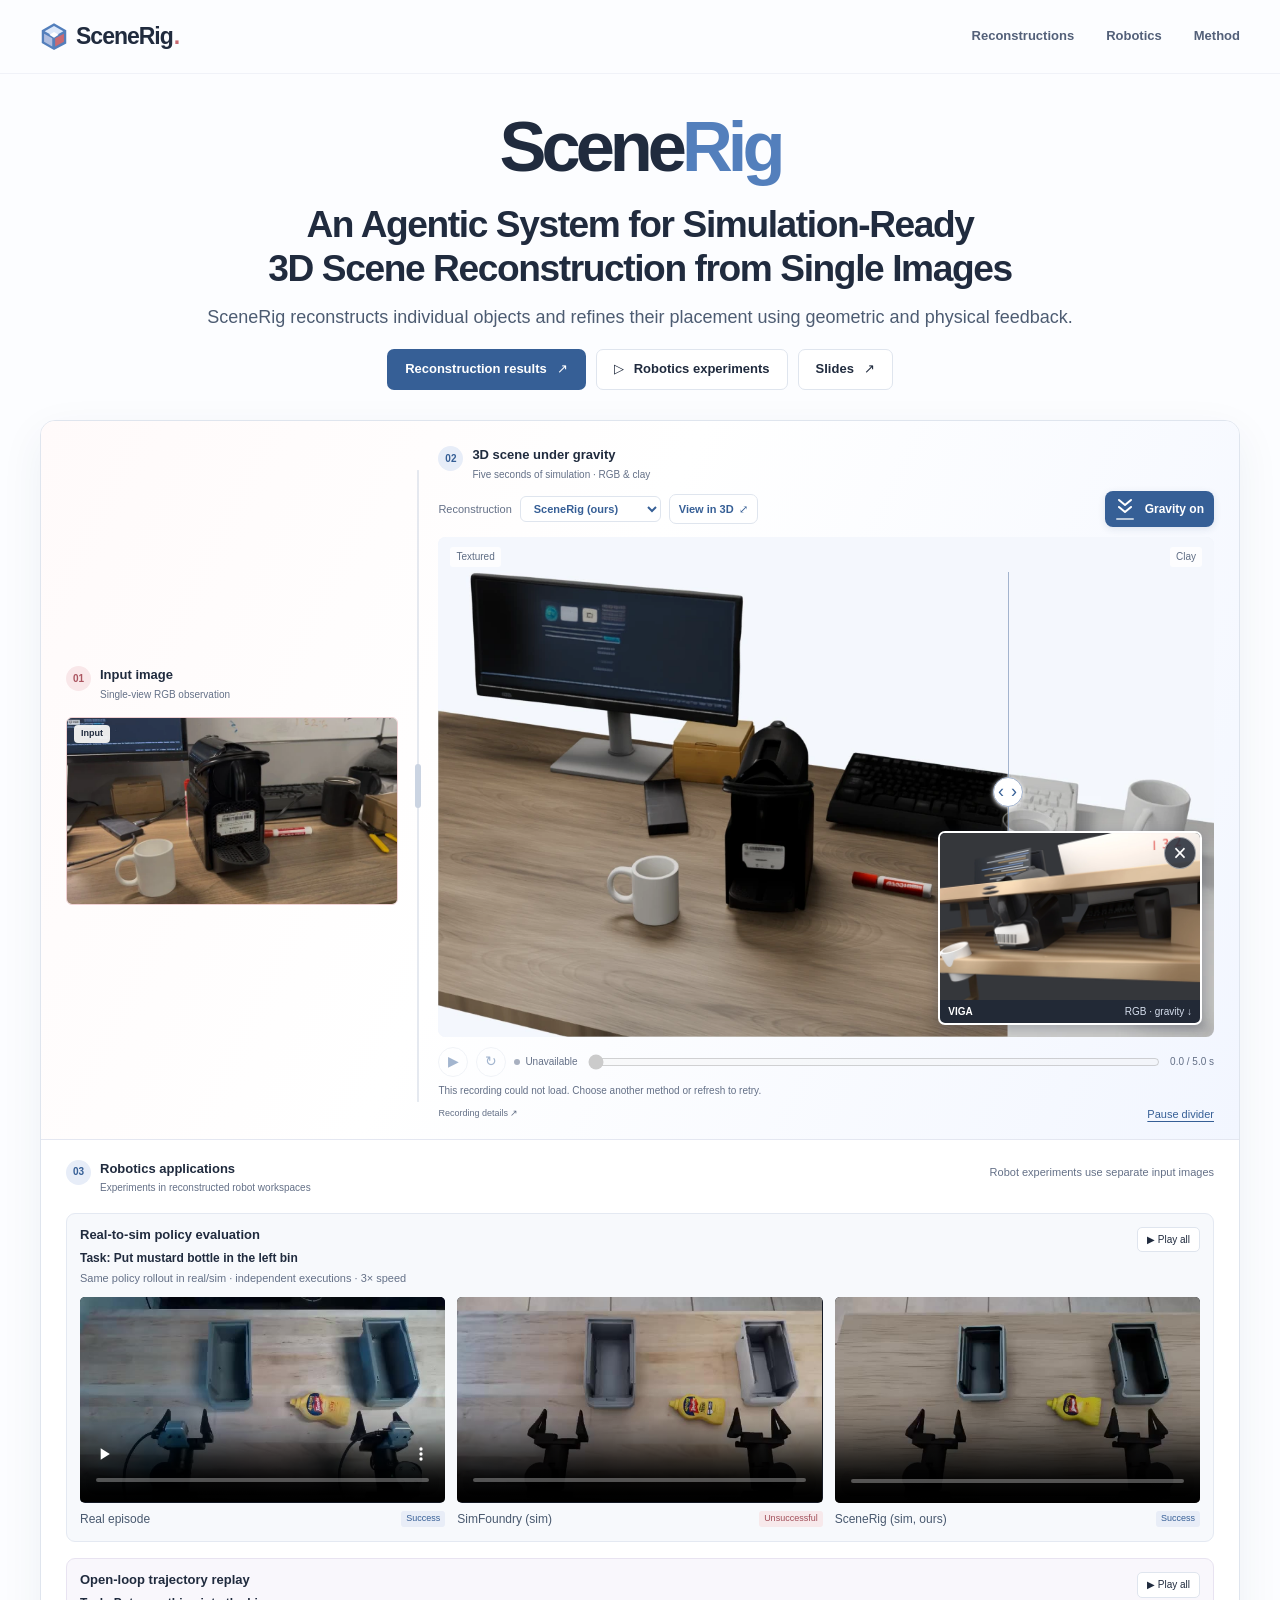
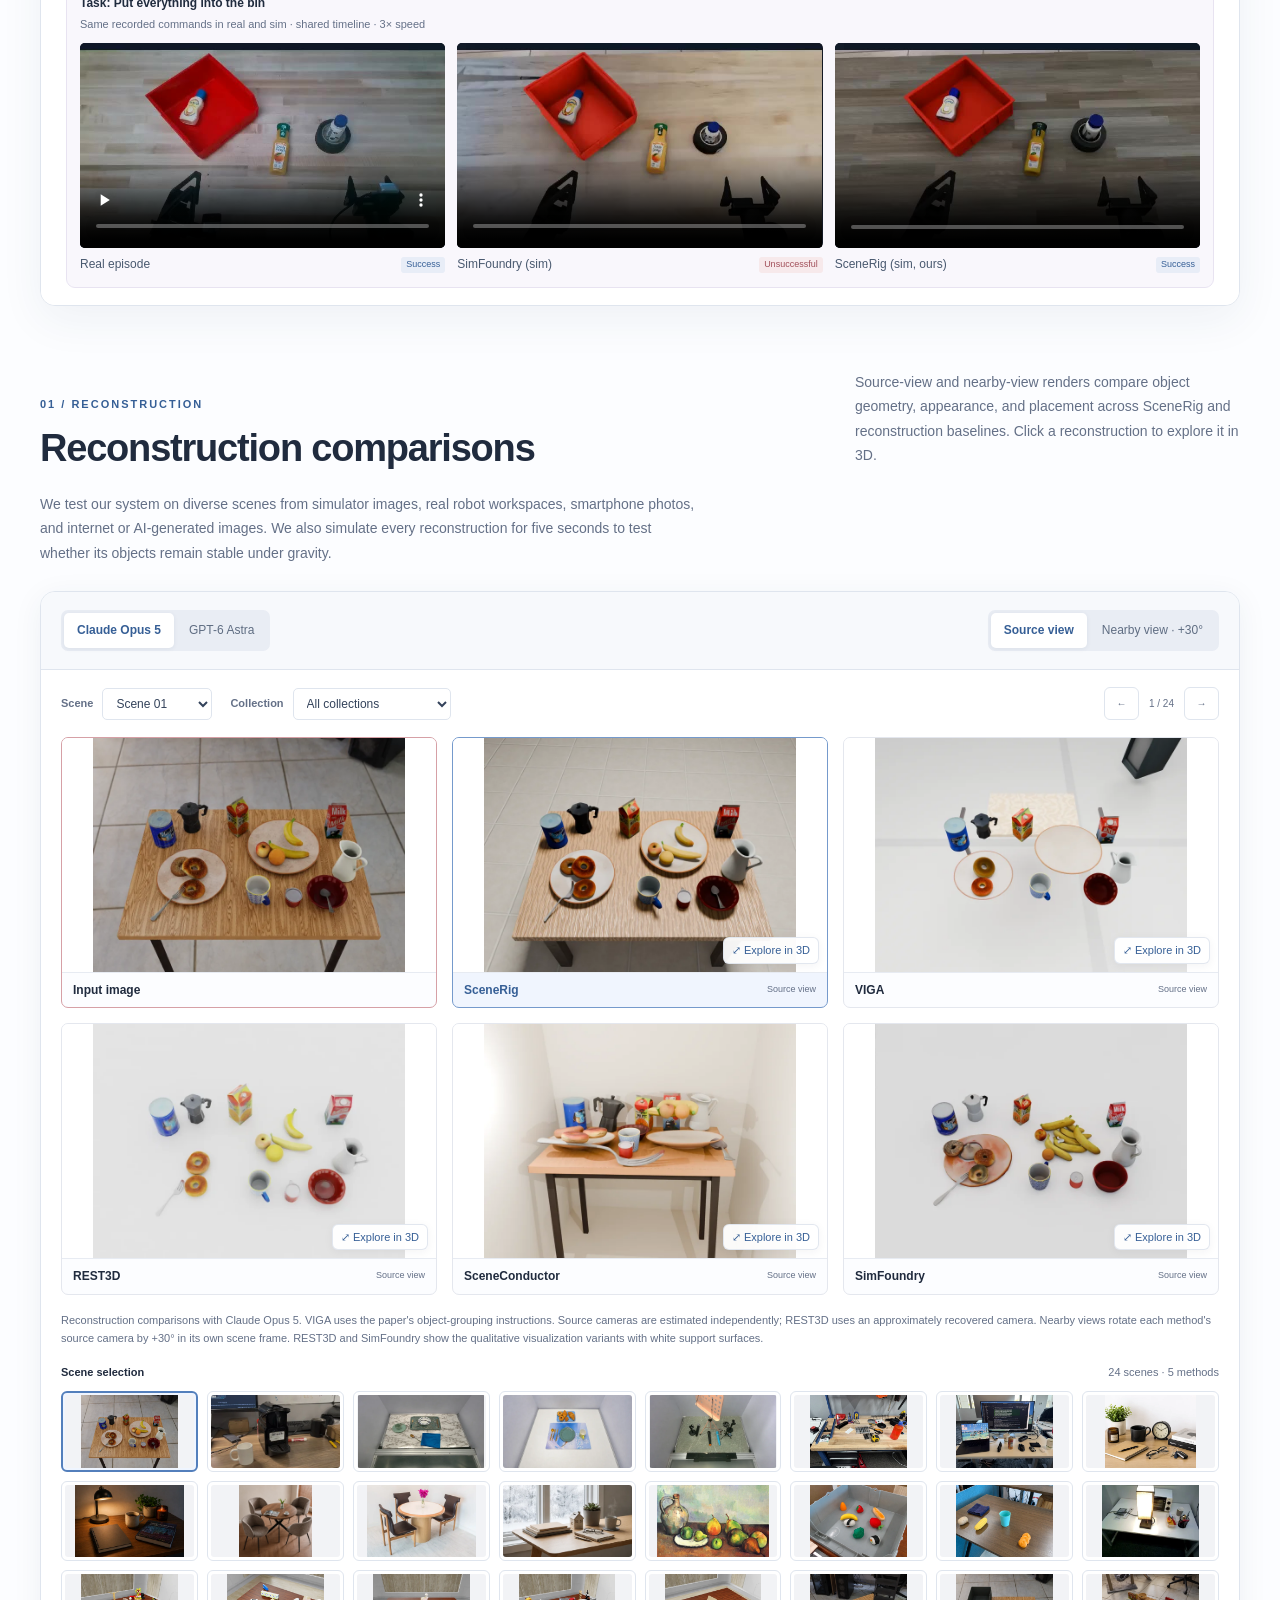
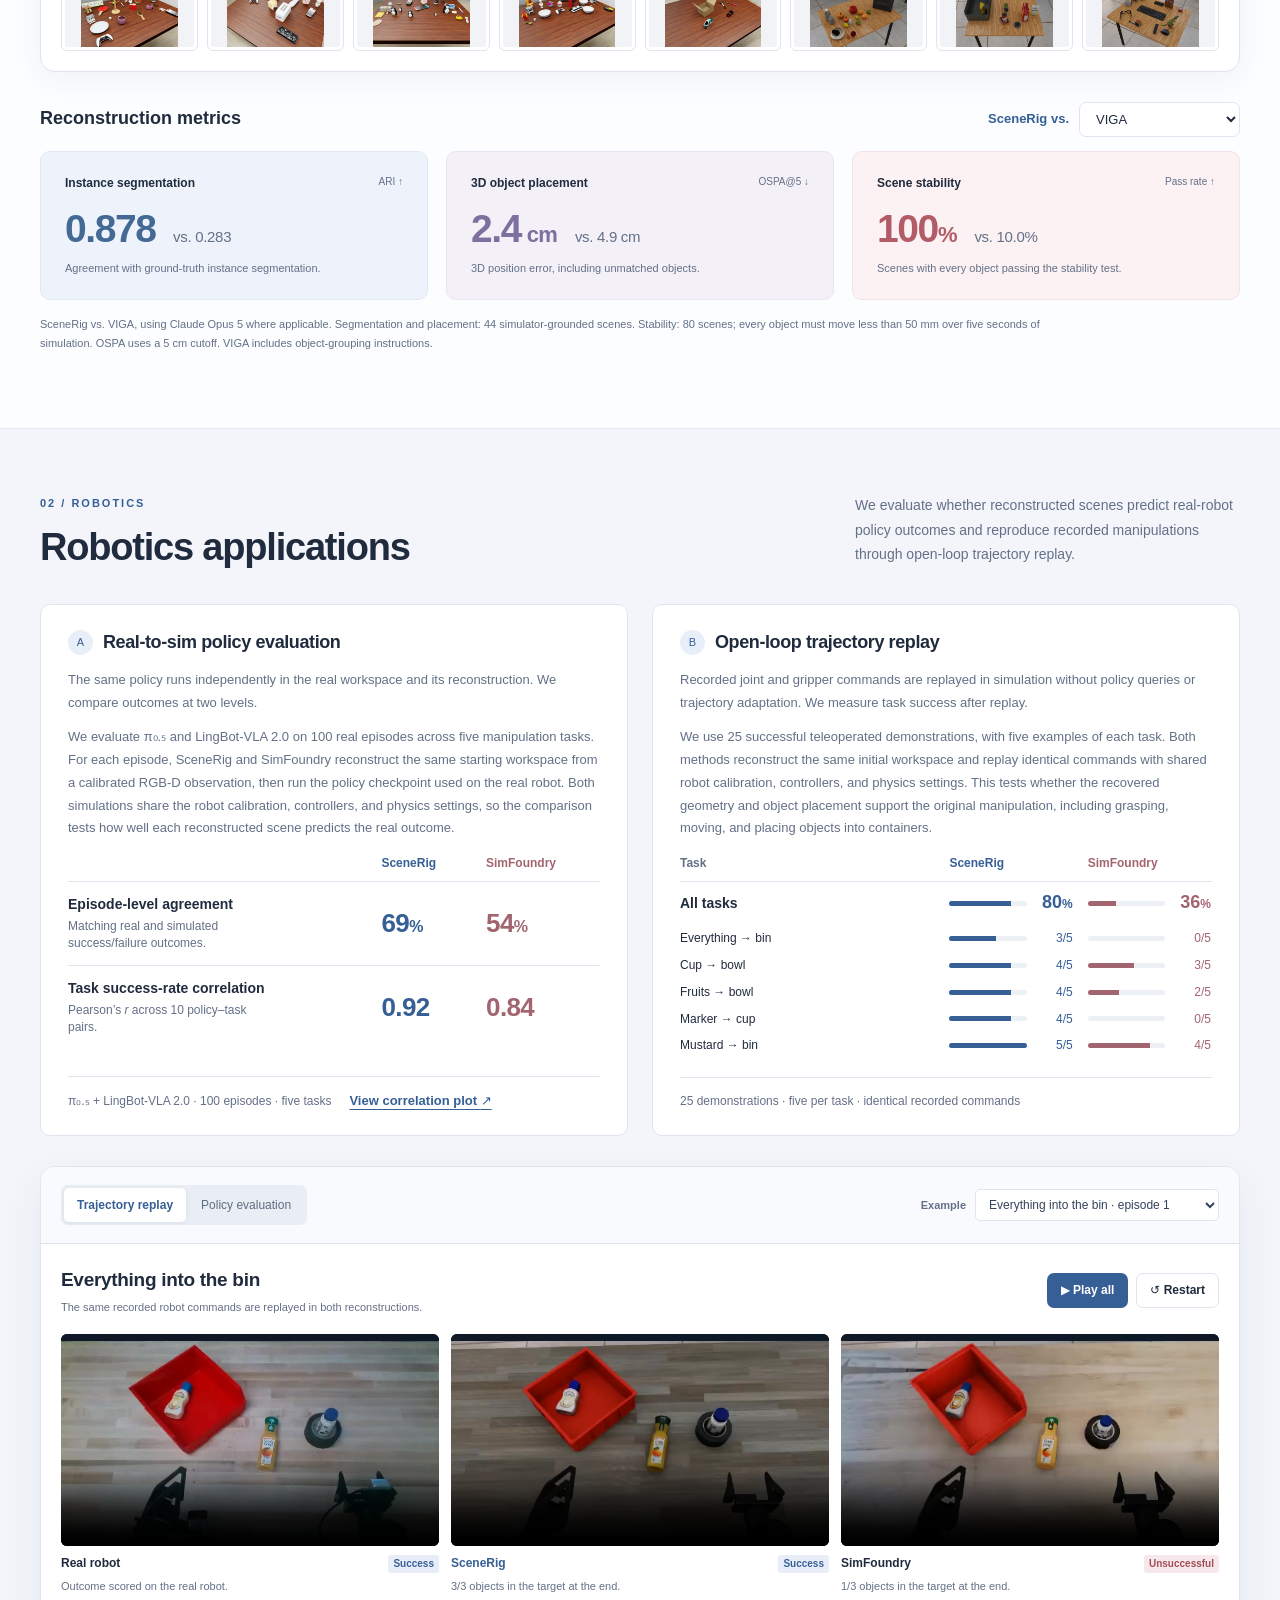
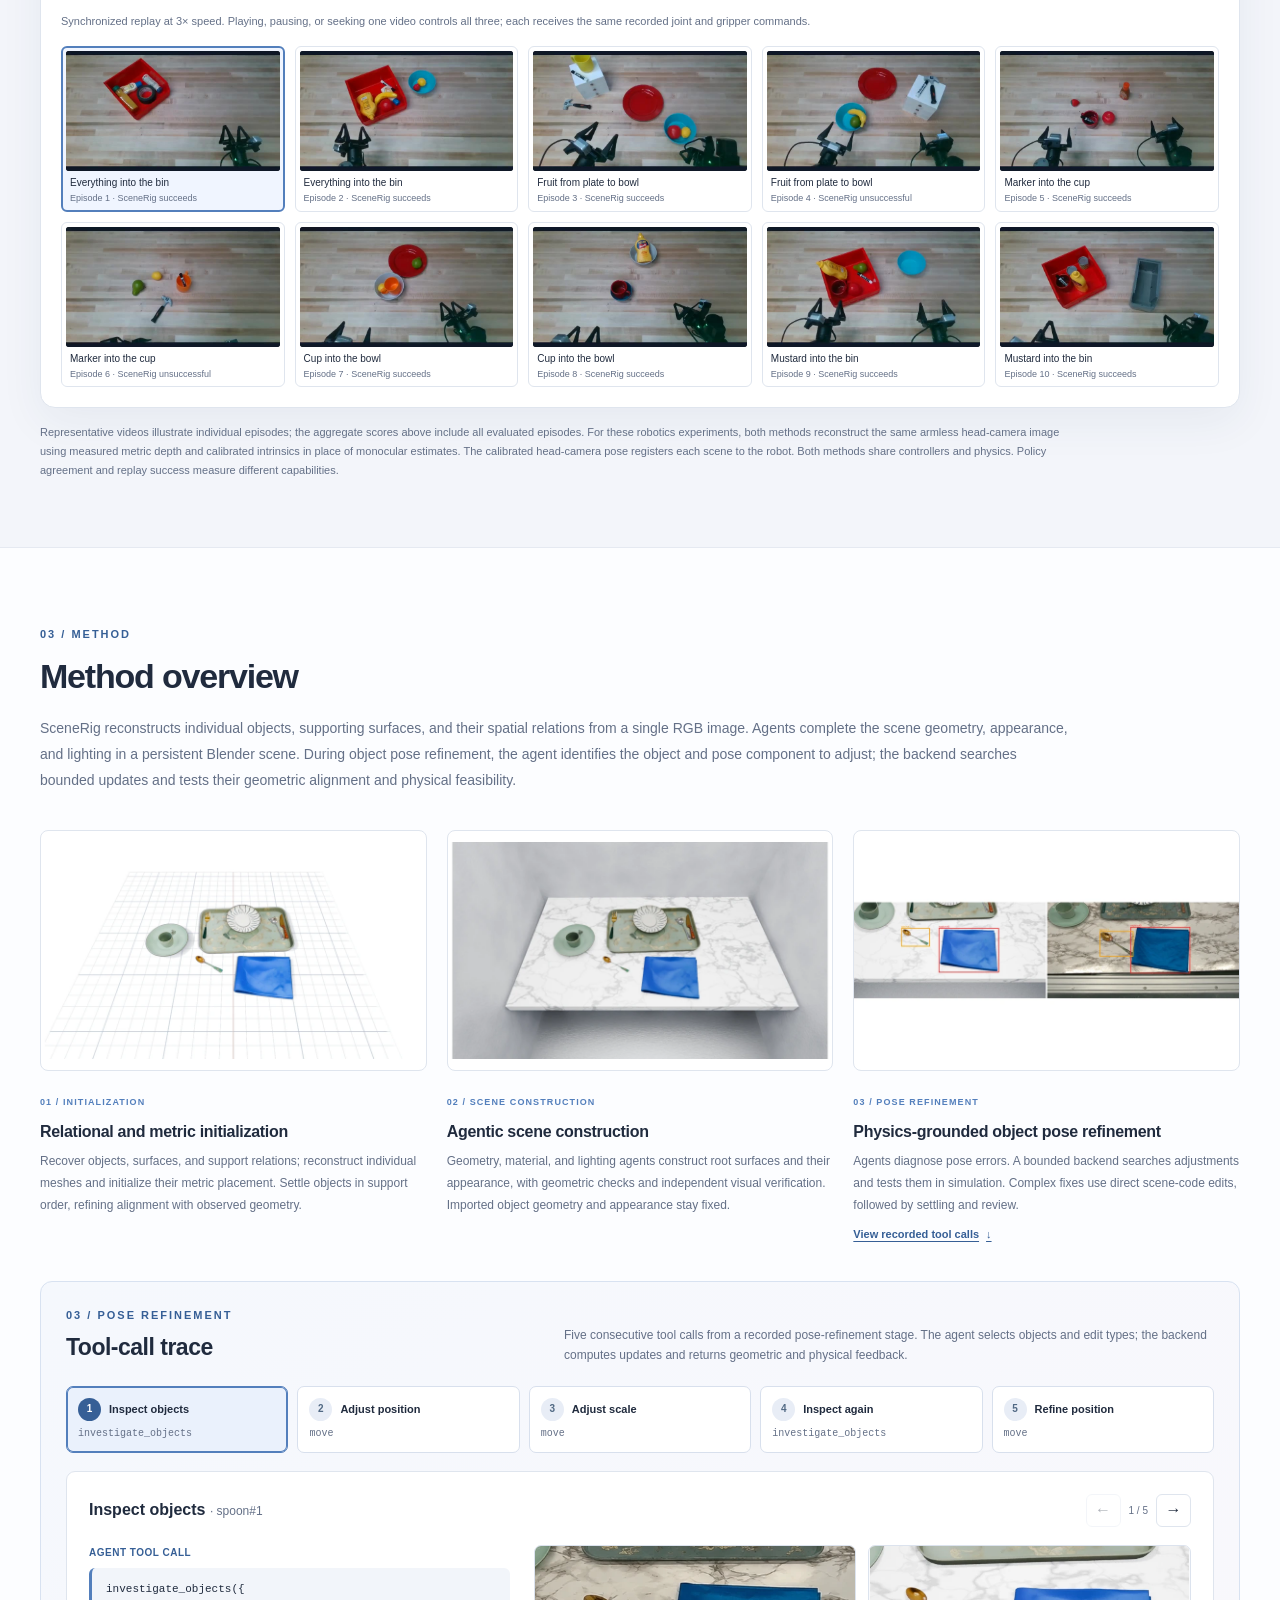
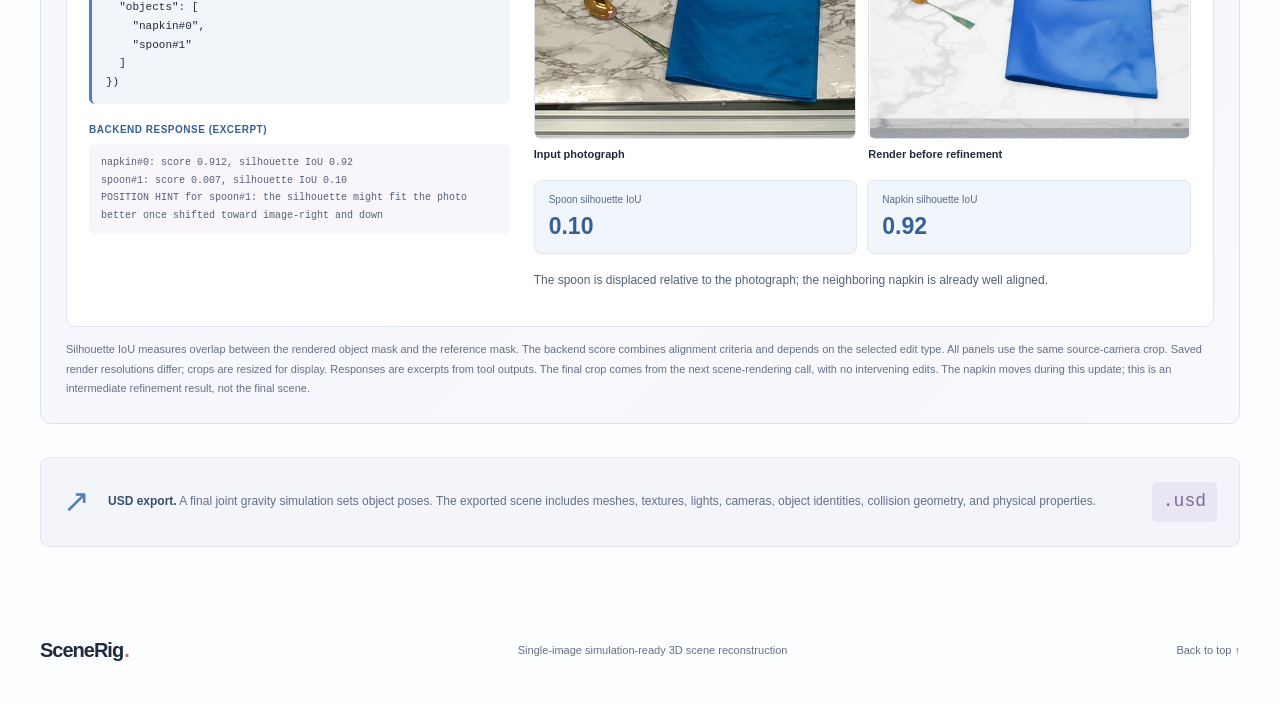
<file: index.html>
<!doctype html>
<html lang="en">
  <head>
    <meta charset="utf-8" />
    <meta name="viewport" content="width=device-width,initial-scale=1" />
    <meta name="theme-color" content="#f8f9fc" />
    <meta
      name="description"
      content="SceneRig reconstructs editable, simulation-ready 3D scenes from a single image for real-to-sim policy evaluation and open-loop trajectory replay."
    />
    <meta
      property="og:title"
      content="SceneRig — Single-image simulation-ready 3D scene reconstruction"
    />
    <meta
      property="og:description"
      content="An agentic system for single-image simulation-ready 3D scene reconstruction."
    />
    <meta property="og:type" content="website" />
    <meta property="og:url" content="https://scenerig.github.io/" />
    <link rel="canonical" href="https://scenerig.github.io/" />
    <meta
      property="og:image"
      content="https://scenerig.github.io/assets/social.jpg?v=edited-input"
    />
    <title>SceneRig · Single-image, simulation-ready 3D scenes</title>
    <link rel="icon" href="assets/icon.svg" type="image/svg+xml" />
    <link rel="stylesheet" href="styles.css?v=author-notes-1" />
    <script src="app.js?v=teaser-labels-1" defer></script>
  </head>
  <body>
    <a class="skip-link" href="#main">Skip to content</a>
    <header class="site-header">
      <a class="wordmark" href="#" aria-label="SceneRig home"
        ><img
          src="assets/icon.svg"
          width="28"
          height="28"
          alt=""
        />SceneRig<span class="wordmark-dot">.</span></a
      >
      <nav aria-label="Main navigation">
        <a href="#reconstructions">Reconstructions</a
        ><a href="#robotics">Robotics</a><a href="#method">Method</a>
      </nav>
    </header>

    <main id="main">
      <section class="hero section-wrap" aria-labelledby="hero-title">
        <h1 id="hero-title">Scene<span>Rig</span></h1>
        <h2 class="hero-subtitle">
          <span>An Agentic System for Simulation-Ready</span>
          <span>3D Scene Reconstruction from Single Images</span>
        </h2>
        <p class="hero-description">
          SceneRig reconstructs individual objects and refines their placement
          using geometric and physical feedback.
        </p>
        <div class="hero-links">
          <a class="button primary" href="#reconstructions"
            >Reconstruction results <span aria-hidden="true">↗</span></a
          ><a class="button secondary" href="#robotics"
            ><span aria-hidden="true">▷</span> Robotics experiments</a
          >
          <a class="button secondary" href="slides/" target="_blank" rel="noopener">
            Slides <span aria-hidden="true">↗</span>
          </a>
        </div>

        <div class="teaser" id="teaser">
          <div class="teaser-reconstruction">
            <figure class="input-panel" id="teaser-input">
              <figcaption class="step-title">
                <span class="step-number">01</span
                ><span
                  >Input image<small>Single-view RGB observation</small></span
                >
              </figcaption>
              <div class="input-image">
                <img
                  src="assets/teaser/input.webp?v=edited-input"
                  alt="Input photograph of a coffee workspace with mugs, a coffee machine, and a kettle."
                  fetchpriority="high"
                  width="1280"
                  height="720"
                /><span class="image-tag">Input</span>
              </div>
            </figure>
            <div class="teaser-divider" id="teaser-divider" role="separator"
              tabindex="0" aria-label="Resize input image and 3D scene"
              aria-orientation="vertical" aria-controls="teaser-input teaser-scene"
              aria-valuemin="22" aria-valuemax="45" aria-valuenow="30"
              aria-valuetext="Input image 30 percent, 3D scene 70 percent"
              title="Drag to resize · Arrow keys to adjust · Double-click to reset"></div>
            <figure class="scene-panel" id="teaser-scene">
              <figcaption class="step-title">
                <span class="step-number">02</span
                ><span
                  >3D scene under gravity<small
                    >Five seconds of simulation · RGB &amp; clay</small
                  ></span
                >
              </figcaption>
              <div class="simulation-source">
                <label for="simulation-source">Reconstruction</label>
                <select id="simulation-source" aria-label="Simulation reconstruction method">
                  <option value="scenerig">SceneRig (ours)</option>
                  <option value="viga">VIGA</option>
                  <option value="simfoundry">SimFoundry</option>
                </select>
                <button id="simulation-viewer" class="button secondary simulation-viewer" type="button" data-viewer="viewer.html?group=main&amp;scene=scene-01&amp;method=ours" aria-haspopup="dialog" aria-controls="teaser-viewer" aria-label="View SceneRig headline reconstruction in 3D">View in 3D <span aria-hidden="true">⤢</span></button>
                <span class="gravity-label" title="Recorded gravity simulation">
                  <svg class="gravity-icon" viewBox="0 0 28 28" aria-hidden="true" focusable="false">
                    <g class="gravity-arrows"><path d="m8 5 6 5 6-5" /><path d="m8 12 6 5 6-5" /></g>
                    <path class="gravity-ground" d="M6 24h16" />
                  </svg>
                  Gravity on
                </span>
              </div>
              <div class="clay-slider" id="clay-slider" style="--split: 52%">
                <video id="simulation-clay" class="clay-base" muted playsinline preload="metadata"
                  poster="assets/teaser/scene-clay.webp?v=edited-input"
                  aria-label="Clay view of the recorded SceneRig gravity simulation"></video>
                <div class="texture-reveal">
                  <video id="simulation-rgb" muted playsinline preload="metadata"
                    poster="assets/teaser/scene-textured.webp?v=edited-input"
                    aria-label="RGB view of the recorded SceneRig gravity simulation"></video>
                </div>
                <aside class="simulation-inset" id="simulation-inset" aria-label="VIGA RGB comparison at the same simulation time">
                  <button id="simulation-inset-close" class="simulation-inset-close" type="button" aria-label="Close VIGA comparison" title="Close VIGA comparison"><span aria-hidden="true">×</span></button>
                  <video id="simulation-viga" muted playsinline preload="metadata"
                    poster="assets/teaser/simulation/viga-rgb.webp"
                    aria-label="VIGA RGB gravity simulation, synchronized with the main view"></video>
                  <span class="simulation-inset-label"><strong>VIGA</strong><span>RGB · gravity ↓</span></span>
                </aside>
                <button id="simulation-inset-show" class="simulation-inset-show" type="button" aria-controls="simulation-inset" aria-expanded="false" hidden>Show VIGA comparison</button>
                <div class="slider-labels" aria-hidden="true">
                  <span>Textured</span><span>Clay</span>
                </div>
                <span class="slider-seam" aria-hidden="true"
                  ><span>‹ ›</span></span
                >
                <input
                  id="clay-range"
                  class="clay-range"
                  type="range"
                  min="0"
                  max="100"
                  value="52"
                  aria-label="Reveal textured rendering over clay geometry"
                  aria-valuetext="52 percent textured"
                />
              </div>
              <div class="simulation-controls" aria-label="Simulation playback">
                <button id="simulation-play" type="button" aria-label="Play simulation" disabled><span aria-hidden="true">▶</span></button>
                <button id="simulation-restart" type="button" aria-label="Restart simulation" title="Restart simulation" disabled><span aria-hidden="true">↻</span></button>
                <span class="simulation-status" id="simulation-status"><span class="simulation-dot" aria-hidden="true"></span><span id="simulation-state">Loading</span></span>
                <input id="simulation-time" type="range" min="0" max="5" step="0.033333" value="0" aria-label="Simulation time" aria-valuetext="0.0 of 5.0 seconds" disabled />
                <output id="simulation-clock" for="simulation-time">0.0 / 5.0 s</output>
              </div>
              <p class="simulation-note" id="simulation-note">Recorded physics · 1× speed · drag the divider to compare materials.</p>
              <div class="slider-caption">
                <a class="simulation-details" href="assets/teaser/simulation/recording-notes.txt" target="_blank" rel="noopener">Recording details ↗</a>
                <button
                  id="clay-motion"
                  class="text-button"
                  type="button"
                  aria-pressed="true"
                >
                  Pause divider
                </button>
              </div>
            </figure>
          </div>
          <div class="teaser-applications">
            <div class="application-intro">
              <div class="step-title">
                <span class="step-number">03</span
                ><span
                  >Robotics applications<small
                    >Experiments in reconstructed robot workspaces</small
                  ></span
                >
              </div>
              <span class="small-note"
                >Robot experiments use separate input images</span
              >
            </div>
            <div class="hero-robotics-grid" id="hero-robotics">
              <p class="loading">Loading recorded robot demonstrations…</p>
            </div>
          </div>
        </div>
      </section>

      <section
        class="results-section section-wrap"
        id="reconstructions"
        aria-labelledby="reconstruction-title"
      >
        <div class="section-heading">
          <div>
            <p class="eyebrow">01 / Reconstruction</p>
            <h2 id="reconstruction-title">Reconstruction comparisons</h2>
          </div>
          <p>
            Source-view and nearby-view renders compare object geometry,
            appearance, and placement across SceneRig and reconstruction
            baselines. Click a reconstruction to explore it in 3D.
          </p>
        </div>
        <p class="experiment-description">
          We test our system on diverse scenes from simulator images, real robot
          workspaces, smartphone photos, and internet or AI-generated images.
          We also simulate every reconstruction for five seconds to test whether
          its objects remain stable under gravity.
        </p>
        <div class="gallery-browser">
          <div class="gallery-toolbar">
            <div
              id="model-groups"
              class="segmented"
              role="group"
              aria-label="Model comparison"
            ></div>
            <div
              id="gallery-views"
              class="segmented"
              role="group"
              aria-label="Reconstruction viewpoint"
            ></div>
          </div>
          <div class="scene-controls">
            <div class="select-field">
              <label for="scene-select">Scene</label
              ><select
                id="scene-select"
                aria-label="Choose a reconstruction scene"
              ></select>
            </div>
            <div class="select-field">
              <label for="category-select">Collection</label
              ><select id="category-select">
                <option value="all">All collections</option>
              </select>
            </div>
            <div class="scene-pagination">
              <button
                id="scene-prev"
                class="icon-button"
                aria-label="Previous reconstruction"
              >
                ←</button
              ><span id="scene-count" aria-live="polite"></span
              ><button
                id="scene-next"
                class="icon-button"
                aria-label="Next reconstruction"
              >
                →
              </button>
            </div>
          </div>
          <div id="comparison-grid" class="comparison-grid" aria-live="polite">
            <p class="loading">Loading reconstruction comparisons…</p>
          </div>
          <p id="gallery-note" class="protocol-note"></p>
          <div class="thumbnail-heading">
            <span>Scene selection</span><span id="gallery-total"></span>
          </div>
          <div
            class="scene-thumbnails"
            id="scene-thumbnails"
            aria-label="Scene thumbnails"
          ></div>
        </div>
        <div class="metric-comparison-toolbar">
          <h3>Reconstruction metrics</h3>
          <div class="metric-baseline-control">
            <label for="metric-baseline">SceneRig vs.</label>
            <select id="metric-baseline" aria-label="Choose reconstruction metric baseline">
              <option value="viga" selected>VIGA</option>
              <option value="rest3d">REST3D</option>
              <option value="sceneconductor">SceneConductor</option>
              <option value="simfoundry">SimFoundry</option>
            </select>
          </div>
        </div>
        <div class="metric-grid" aria-label="Aggregate reconstruction results" aria-live="polite" aria-atomic="true">
          <article class="metric-card">
            <span class="metric-label"
              >Instance segmentation <span>ARI ↑</span></span
            >
            <div class="metric-value">0.878 <small data-baseline-metric="ari">vs. 0.283</small></div>
            <p>Agreement with ground-truth instance segmentation.</p>
          </article>
          <article class="metric-card">
            <span class="metric-label"
              >3D object placement <span>OSPA@5 ↓</span></span
            >
            <div class="metric-value">
              2.4<span class="unit"> cm</span> <small data-baseline-metric="ospa">vs. 4.9 cm</small>
            </div>
            <p>3D position error, including unmatched objects.</p>
          </article>
          <article class="metric-card">
            <span class="metric-label"
              >Scene stability <span>Pass rate ↑</span></span
            >
            <div class="metric-value">
              100<span class="unit">%</span> <small data-baseline-metric="stability">vs. 10.0%</small>
            </div>
            <p>Scenes with every object passing the stability test.</p>
          </article>
        </div>
        <p class="metric-note">
          SceneRig vs. <span id="metric-baseline-name">VIGA</span>, using Claude Opus 5 where applicable. Segmentation and
          placement: 44 simulator-grounded scenes. Stability: 80 scenes; every
          object must move less than 50 mm over five seconds of simulation. OSPA uses a 5
          cm cutoff. VIGA includes object-grouping instructions.
        </p>
      </section>

      <section
        class="robotics-section"
        id="robotics"
        aria-labelledby="robotics-title"
      >
        <div class="section-wrap">
          <div class="section-heading">
            <div>
              <p class="eyebrow">02 / Robotics</p>
              <h2 id="robotics-title">Robotics applications</h2>
            </div>
            <p>
              We evaluate whether reconstructed scenes predict real-robot policy
              outcomes and reproduce recorded manipulations through open-loop
              trajectory replay.
            </p>
          </div>
          <div class="application-cards">
            <article class="policy-evaluation-card">
              <div class="application-card-top">
                <span class="mini-number">A</span>
                <h3>Real-to-sim policy evaluation</h3>
              </div>
              <p>The same policy runs independently in the real workspace and its reconstruction. We compare outcomes at two levels.</p>
              <p>
                We evaluate π₀.₅ and LingBot-VLA 2.0 on 100 real episodes across
                five manipulation tasks. For each episode, SceneRig and SimFoundry
                reconstruct the same starting workspace from a calibrated RGB-D
                observation, then run the policy checkpoint used on the real robot.
                Both simulations share the robot calibration, controllers, and
                physics settings, so the comparison tests how well each reconstructed
                scene predicts the real outcome.
              </p>
              <table class="application-metrics" aria-label="Real-to-sim policy evaluation results">
                <thead><tr><td></td><th scope="col">SceneRig</th><th scope="col">SimFoundry</th></tr></thead>
                <tbody>
                  <tr>
                    <th scope="row">Episode-level agreement<small>Matching real and simulated success/failure outcomes.</small></th>
                    <td>69<span>%</span></td><td>54<span>%</span></td>
                  </tr>
                  <tr>
                    <th scope="row">Task success-rate correlation<small>Pearson’s <i>r</i> across 10 policy–task pairs.</small></th>
                    <td>0.92</td><td>0.84</td>
                  </tr>
                </tbody>
              </table>
              <div class="application-card-footer">
                <p>π₀.₅ + LingBot-VLA 2.0 · 100 episodes · five tasks</p>
                <button class="correlation-trigger" type="button" aria-haspopup="dialog" aria-controls="policy-correlation">View correlation plot <span aria-hidden="true">↗</span></button>
              </div>
            </article>
            <article class="replay-results-card">
              <div class="application-card-top">
                <span class="mini-number">B</span>
                <h3>Open-loop trajectory replay</h3>
              </div>
              <p>Recorded joint and gripper commands are replayed in simulation without policy queries or trajectory adaptation. We measure task success after replay.</p>
              <p>
                We use 25 successful teleoperated demonstrations, with five examples
                of each task. Both methods reconstruct the same initial workspace
                and replay identical commands with shared robot calibration,
                controllers, and physics settings. This tests whether the recovered
                geometry and object placement support the original manipulation,
                including grasping, moving, and placing objects into containers.
              </p>
              <table class="application-metrics" aria-label="Open-loop replay results">
                <thead><tr><th scope="col" class="replay-task-column">Task</th><th scope="col">SceneRig</th><th scope="col">SimFoundry</th></tr></thead>
                <tbody class="replay-task-rows">
                  <tr class="replay-all-tasks">
                    <th scope="row">All tasks</th>
                    <td><div class="replay-task-value"><span class="replay-task-bar" style="--success: 80%" aria-hidden="true"></span><span>80<span class="replay-unit">%</span></span></div></td>
                    <td><div class="replay-task-value"><span class="replay-task-bar" style="--success: 36%" aria-hidden="true"></span><span>36<span class="replay-unit">%</span></span></div></td>
                  </tr>
                  <tr>
                    <th scope="row">Everything → bin</th>
                    <td><div class="replay-task-value"><span class="replay-task-bar" style="--success: 60%" aria-hidden="true"></span><span>3/5</span></div></td>
                    <td><div class="replay-task-value"><span class="replay-task-bar" style="--success: 0%" aria-hidden="true"></span><span>0/5</span></div></td>
                  </tr>
                  <tr>
                    <th scope="row">Cup → bowl</th>
                    <td><div class="replay-task-value"><span class="replay-task-bar" style="--success: 80%" aria-hidden="true"></span><span>4/5</span></div></td>
                    <td><div class="replay-task-value"><span class="replay-task-bar" style="--success: 60%" aria-hidden="true"></span><span>3/5</span></div></td>
                  </tr>
                  <tr>
                    <th scope="row">Fruits → bowl</th>
                    <td><div class="replay-task-value"><span class="replay-task-bar" style="--success: 80%" aria-hidden="true"></span><span>4/5</span></div></td>
                    <td><div class="replay-task-value"><span class="replay-task-bar" style="--success: 40%" aria-hidden="true"></span><span>2/5</span></div></td>
                  </tr>
                  <tr>
                    <th scope="row">Marker → cup</th>
                    <td><div class="replay-task-value"><span class="replay-task-bar" style="--success: 80%" aria-hidden="true"></span><span>4/5</span></div></td>
                    <td><div class="replay-task-value"><span class="replay-task-bar" style="--success: 0%" aria-hidden="true"></span><span>0/5</span></div></td>
                  </tr>
                  <tr>
                    <th scope="row">Mustard → bin</th>
                    <td><div class="replay-task-value"><span class="replay-task-bar" style="--success: 100%" aria-hidden="true"></span><span>5/5</span></div></td>
                    <td><div class="replay-task-value"><span class="replay-task-bar" style="--success: 80%" aria-hidden="true"></span><span>4/5</span></div></td>
                  </tr>
                </tbody>
              </table>
              <div class="application-card-footer replay-card-footer">
                <p>25 demonstrations · five per task · identical recorded commands</p>
              </div>
            </article>
          </div>
          <dialog class="correlation-dialog" id="policy-correlation" aria-labelledby="policy-correlation-title">
            <div class="correlation-dialog-heading">
              <div>
                <p class="eyebrow">Task-level comparison</p>
                <h3 id="policy-correlation-title">Real and simulated success rates</h3>
              </div>
              <button class="correlation-close" type="button" aria-label="Close correlation plot" autofocus>×</button>
            </div>
            <figure>
              <a href="assets/robotics/policy-correlation.png" target="_blank" rel="noopener" aria-label="Open full-resolution correlation figure">
                <img src="assets/robotics/policy-correlation.png" width="2120" height="975" loading="lazy" alt="Real versus simulated task success rates for π₀.₅ and LingBot-VLA 2.0. SceneRig has pooled Pearson correlation r = 0.92; SimFoundry has r = 0.84. Shapes distinguish policies and colors distinguish tasks." />
              </a>
              <figcaption>Each point represents one policy on one task, with 10 episodes per task. Pearson’s <i>r</i> pools all 10 policy–task pairs; it measures how success rates vary together, rather than how often individual episode outcomes match. The dashed line indicates equal real and simulated success rates. Nested markers show overlapping results.</figcaption>
            </figure>
          </dialog>
          <div class="robotics-browser">
            <div class="robot-toolbar">
              <div
                class="segmented"
                role="group"
                aria-label="Robotics application"
              >
                <button
                  data-robot-kind="replay"
                  class="active"
                  aria-pressed="true"
                >
                  Trajectory replay</button
                ><button data-robot-kind="policy" aria-pressed="false">
                  Policy evaluation
                </button>
              </div>
              <div class="select-field">
                <label for="episode-select">Example</label
                ><select id="episode-select"></select>
              </div>
            </div>
            <div class="episode-heading">
              <div>
                <h3 id="episode-title">Recorded robot interactions</h3>
                <p id="episode-description"></p>
              </div>
              <div class="playback-actions">
                <button
                  class="button primary small"
                  id="robot-play"
                  type="button"
                >
                  ▶ Play all</button
                ><button
                  class="button secondary small"
                  id="robot-restart"
                  type="button"
                >
                  ↺ Restart
                </button>
              </div>
            </div>
            <div id="robot-videos" class="robot-video-grid"></div>
            <p class="protocol-note" id="robot-timing"></p>
            <div
              class="episode-thumbnails"
              id="episode-thumbnails"
              aria-label="Robot episode thumbnails"
            ></div>
          </div>
          <p class="metric-note">
            Representative videos illustrate individual episodes; the aggregate
            scores above include all evaluated episodes. For these robotics
            experiments, both methods reconstruct the same armless head-camera
            image using measured metric depth and calibrated intrinsics in place
            of monocular estimates. The calibrated head-camera pose registers
            each scene to the robot. Both methods share controllers and physics.
            Policy agreement and replay success measure different capabilities.
          </p>
        </div>
      </section>

      <section
        class="method-section section-wrap"
        id="method"
        aria-labelledby="method-title"
      >
        <div class="section-heading">
          <div>
            <p class="eyebrow">03 / Method</p>
            <h2 id="method-title">Method overview</h2>
          </div>
        </div>
        <p class="method-summary">
          SceneRig reconstructs individual objects, supporting surfaces, and
          their spatial relations from a single RGB image. Agents complete the
          scene geometry, appearance, and lighting in a persistent Blender
          scene. During object pose refinement, the agent identifies the object
          and pose component to adjust; the backend searches bounded updates and
          tests their geometric alignment and physical feasibility.
        </p>
        <div class="method-flow">
          <article>
            <div class="method-image">
              <img
                src="assets/method/settlement.webp"
                width="640"
                height="360"
                loading="lazy"
                alt="Reconstructed objects physically settled on their recovered supports under gravity."
              />
            </div>
            <span class="method-index">01 / Initialization</span>
            <h3>Relational and metric initialization</h3>
            <p>
              Recover objects, surfaces, and support relations; reconstruct
              individual meshes and initialize their metric placement. Settle
              objects in support order, refining alignment with observed geometry.
            </p>
          </article>
          <article>
            <div class="method-image">
              <img
                src="assets/method/appearance.webp"
                width="640"
                height="360"
                loading="lazy"
                alt="The persistent Blender scene after root-surface appearance and lighting refinement."
              />
            </div>
            <span class="method-index">02 / Scene construction</span>
            <h3>Agentic scene construction</h3>
            <p>
              Geometry, material, and lighting agents construct root surfaces
              and their appearance, with geometric checks and independent visual
              verification. Imported object geometry and appearance stay fixed.
            </p>
          </article>
          <article>
            <div class="method-image">
              <img
                src="assets/method/refinement.webp"
                width="640"
                height="360"
                loading="lazy"
                alt="Paired object crops inspected by the pose agent to diagnose a spoon placement error."
              />
            </div>
            <span class="method-index">03 / Pose refinement</span>
            <h3>Physics-grounded object pose refinement</h3>
            <p>
              Agents diagnose pose errors. A bounded backend searches
              adjustments and tests them in simulation. Complex fixes use direct
              scene-code edits, followed by settling and review.
            </p>
            <a class="method-trace-link" href="#pose-trace"
              >View recorded tool calls <span aria-hidden="true">↓</span></a
            >
          </article>
        </div>
        <section
          class="pose-trace"
          id="pose-trace"
          aria-labelledby="pose-trace-title"
        >
          <div class="trace-heading">
            <div>
              <p class="eyebrow">03 / Pose refinement</p>
              <h3 id="pose-trace-title">Tool-call trace</h3>
            </div>
            <p id="trace-context">
              Recorded investigation, pose updates, and backend feedback.
            </p>
          </div>
          <div
            id="trace-steps"
            class="trace-steps"
            role="group"
            aria-label="Recorded pose-refinement tool calls"
          ></div>
          <div id="trace-detail" class="trace-detail" aria-live="polite">
            <p class="loading">Loading the recorded pose-refinement trace…</p>
          </div>
          <p id="trace-note" class="trace-note"></p>
        </section>
        <div class="delivery-strip">
          <span class="export-symbol" aria-hidden="true">↗</span>
          <p>
            <strong>USD export.</strong> A final joint gravity simulation sets
            object poses. The exported scene includes meshes,
            textures, lights, cameras, object identities, collision geometry,
            and physical properties.
          </p>
          <span class="file-badge">.usd</span>
        </div>
      </section>
    </main>
    <dialog id="teaser-viewer" class="teaser-viewer-dialog" aria-labelledby="teaser-viewer-title">
      <div class="teaser-viewer-heading">
        <div><p class="eyebrow">Claude Opus 5 · Headline results</p><h2 id="teaser-viewer-title">3D reconstruction</h2></div>
        <button id="teaser-viewer-close" type="button" aria-label="Close 3D viewer" autofocus>×</button>
      </div>
      <div id="teaser-viewer-stage" class="teaser-viewer-stage" aria-busy="true">
        <div id="teaser-viewer-canvas"></div>
        <div id="teaser-viewer-status" class="teaser-viewer-status" role="status" aria-live="polite">Loading scene…</div>
      </div>
      <div class="teaser-viewer-footer">
        <p>Drag to orbit · Scroll or pinch to zoom · Right-drag or use two fingers to pan</p>
        <button id="teaser-viewer-reset" class="button secondary small" type="button" disabled>Reset view</button>
        <button id="teaser-viewer-retry" class="button secondary small" type="button" hidden>Try again</button>
      </div>
      <p class="teaser-viewer-note">Headline reconstruction before the gravity test. Browser lighting may differ from the comparison renders.</p>
    </dialog>
    <footer class="section-wrap">
      <a class="wordmark" href="#"
        >SceneRig<span class="wordmark-dot">.</span></a
      >
      <p>Single-image simulation-ready 3D scene reconstruction</p>
      <a href="#main">Back to top ↑</a>
    </footer>
    <noscript
      ><p class="noscript-notice">
        Enable JavaScript to browse all reconstruction comparisons, control the
        material slider, and load the robot video gallery.
      </p></noscript
    >
    <script src="assets/js/teaser-simulation.js?v=teaser-overlay-1" defer></script>
    <script type="module" src="assets/js/teaser-viewer.js?v=gzip-models-1"></script>
  </body>
</html>
</file>
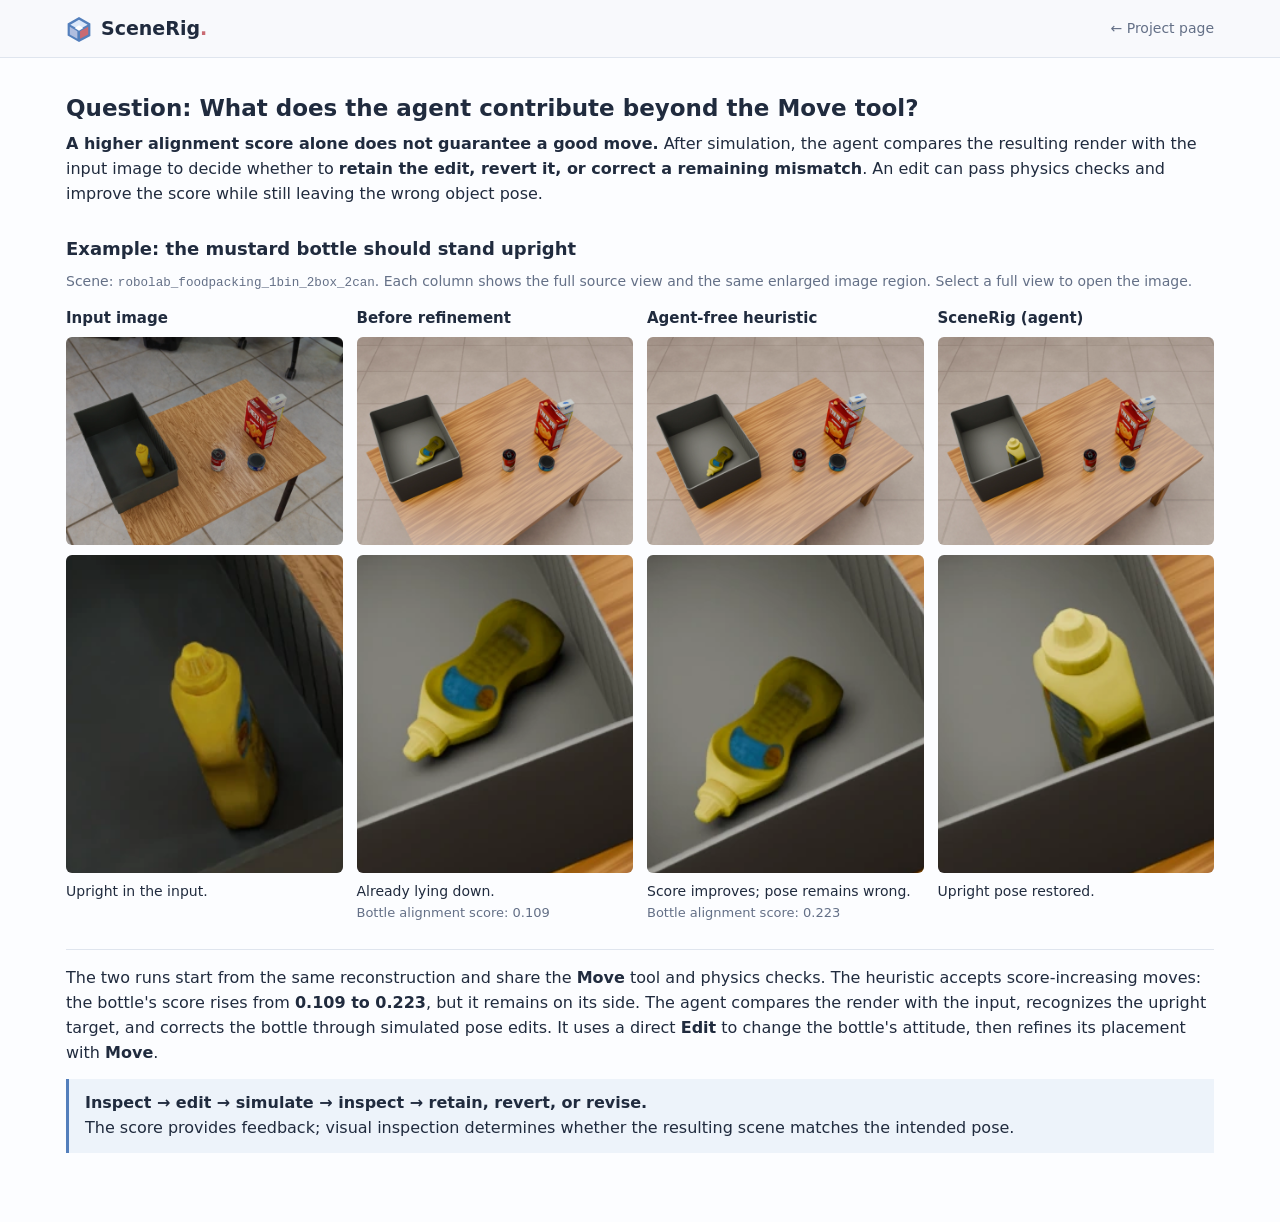
<file: rebuttal/agent_review/index.html>
<!doctype html>
<html lang="en">
  <head>
    <meta charset="utf-8" />
    <meta name="viewport" content="width=device-width,initial-scale=1" />
    <meta name="robots" content="noindex" />
    <meta name="description" content="Why a higher alignment score is not enough: visual review of simulated pose edits in SceneRig." />
    <title>SceneRig · Visual review beyond alignment scores</title>
    <link rel="icon" href="../../assets/icon.svg" type="image/svg+xml" />
    <style>
      :root { --ink:#202b3e; --muted:#647087; --blue:#537fbc; --coral:#c96a72; --line:#dfe5ee;
        font-family:Avenir,"Avenir Next","Segoe UI",system-ui,sans-serif; color:var(--ink); line-height:1.55; }
      * { box-sizing:border-box; }
      body { margin:0; background:#fcfdff; }
      a { color:var(--blue); }
      a:focus-visible { outline:3px solid var(--blue); outline-offset:4px; }
      .wrap { max-width:1180px; margin:0 auto; padding-inline:max(16px,env(safe-area-inset-left,0px)); }
      .site-header { border-bottom:1px solid var(--line); background:#f8f9fcee; position:sticky; top:0; z-index:5; backdrop-filter:blur(8px); }
      .site-header .wrap { display:flex; align-items:center; justify-content:space-between; gap:16px; padding-block:14px; }
      .wordmark { display:inline-flex; align-items:center; gap:9px; font-weight:800; font-size:19px; color:var(--ink); text-decoration:none; }
      .wordmark i { font-style:normal; color:var(--coral); }
      .back { font-size:14px; color:var(--muted); text-decoration:none; }
      .back:hover { color:var(--ink); }
      main { padding-block:8px 56px; }
      h1 { font-size:23px; line-height:1.3; margin:28px 0 8px; }
      h2 { font-size:18px; margin:28px 0 8px; }
      p { margin:8px 0 14px; }
      code { overflow-wrap:anywhere; font-size:.9em; }
      .note { color:var(--muted); font-size:14px; }
      .comparison { display:grid; grid-template-columns:repeat(4,minmax(0,1fr)); gap:14px; }
      figure { margin:0; min-width:0; }
      figcaption { font-weight:700; font-size:15px; margin-bottom:7px; }
      .shot { display:block; width:100%; height:auto; aspect-ratio:4/3; border-radius:6px; }
      .detail { display:block; width:100%; aspect-ratio:230/265; margin-top:10px; border-radius:6px; background:#edf0f5; }
      .outcome { margin:8px 0 0; font-size:14px; }
      .score { color:var(--muted); font-size:13px; }
      .explanation { border-top:1px solid var(--line); margin-top:26px; padding-top:8px; }
      .loop { padding:12px 16px; background:#edf3fa; border-left:3px solid var(--blue); }
      @media (max-width:900px) { .comparison { grid-template-columns:repeat(2,minmax(0,1fr)); gap:22px 14px; } }
      @media (max-width:520px) { .comparison { grid-template-columns:minmax(0,1fr); } h1 { font-size:21px; } }
    </style>
  </head>
  <body>
    <header class="site-header">
      <div class="wrap">
        <a class="wordmark" href="../../"><img src="../../assets/icon.svg" width="26" height="26" alt="" /><span>SceneRig<i>.</i></span></a>
        <a class="back" href="../../">← Project page</a>
      </div>
    </header>
    <main class="wrap">
      <h1>Question: What does the agent contribute beyond the Move tool?</h1>
      <p><strong>A higher alignment score alone does not guarantee a good move.</strong>
        After simulation, the agent compares the resulting render with the input image to
        decide whether to <strong>retain the edit, revert it, or correct a remaining mismatch</strong>.
        An edit can pass physics checks and improve the score while still leaving the wrong object pose.</p>

      <h2>Example: the mustard bottle should stand upright</h2>
      <p class="note">Scene: <code>robolab_foodpacking_1bin_2box_2can</code>.
        Each column shows the full source view and the same enlarged image region.
        Select a full view to open the image.</p>
      <div class="comparison">
        <figure>
          <figcaption>Input image</figcaption>
          <a href="media/input.webp" target="_blank" rel="noopener"><img class="shot" src="media/input.webp" width="1280" height="960" alt="Input image: a mustard bottle stands upright inside a bin." /></a>
          <svg class="detail" viewBox="235 420 230 265" role="img" aria-label="Input detail: upright mustard bottle"><image href="media/input.webp" width="1280" height="960" /></svg>
          <p class="outcome">Upright in the input.</p>
        </figure>
        <figure>
          <figcaption>Before refinement</figcaption>
          <a href="media/start.webp" target="_blank" rel="noopener"><img class="shot" src="media/start.webp" width="1280" height="960" alt="Shared starting reconstruction: the mustard bottle is already lying on its side." /></a>
          <svg class="detail" viewBox="235 420 230 265" role="img" aria-label="Starting detail: bottle already lying down"><image href="media/start.webp" width="1280" height="960" /></svg>
          <p class="outcome">Already lying down.</p>
          <div class="score">Bottle alignment score: 0.109</div>
        </figure>
        <figure>
          <figcaption>Agent-free heuristic</figcaption>
          <a href="media/heuristic.webp" target="_blank" rel="noopener"><img class="shot" src="media/heuristic.webp" width="1280" height="960" alt="Heuristic result: the bottle remains lying down despite an increased alignment score." /></a>
          <svg class="detail" viewBox="235 420 230 265" role="img" aria-label="Heuristic detail: mustard bottle still lying down"><image href="media/heuristic.webp" width="1280" height="960" /></svg>
          <p class="outcome">Score improves; pose remains wrong.</p>
          <div class="score">Bottle alignment score: 0.223</div>
        </figure>
        <figure>
          <figcaption>SceneRig (agent)</figcaption>
          <a href="media/agent.webp" target="_blank" rel="noopener"><img class="shot" src="media/agent.webp" width="1280" height="960" alt="SceneRig result: the agent restores the mustard bottle to an upright pose." /></a>
          <svg class="detail" viewBox="235 420 230 265" role="img" aria-label="Agent detail: upright bottle after pose correction"><image href="media/agent.webp" width="1280" height="960" /></svg>
          <p class="outcome">Upright pose restored.</p>
        </figure>
      </div>

      <section class="explanation" aria-label="What this example shows">
        <p>The two runs start from the same reconstruction and share the <b>Move</b> tool and
          physics checks. The heuristic accepts score-increasing moves: the bottle's score rises
          from <b>0.109 to 0.223</b>, but it remains on its side. The agent compares the render
          with the input, recognizes the upright target, and corrects the bottle through simulated
          pose edits. It uses a direct <b>Edit</b> to change the bottle's attitude, then refines its
          placement with <b>Move</b>.</p>
        <p class="loop"><strong>Inspect → edit → simulate → inspect → retain, revert, or revise.</strong><br />
          The score provides feedback; visual inspection determines whether the resulting scene
          matches the intended pose.</p>
      </section>
    </main>
  </body>
</html>
</file>
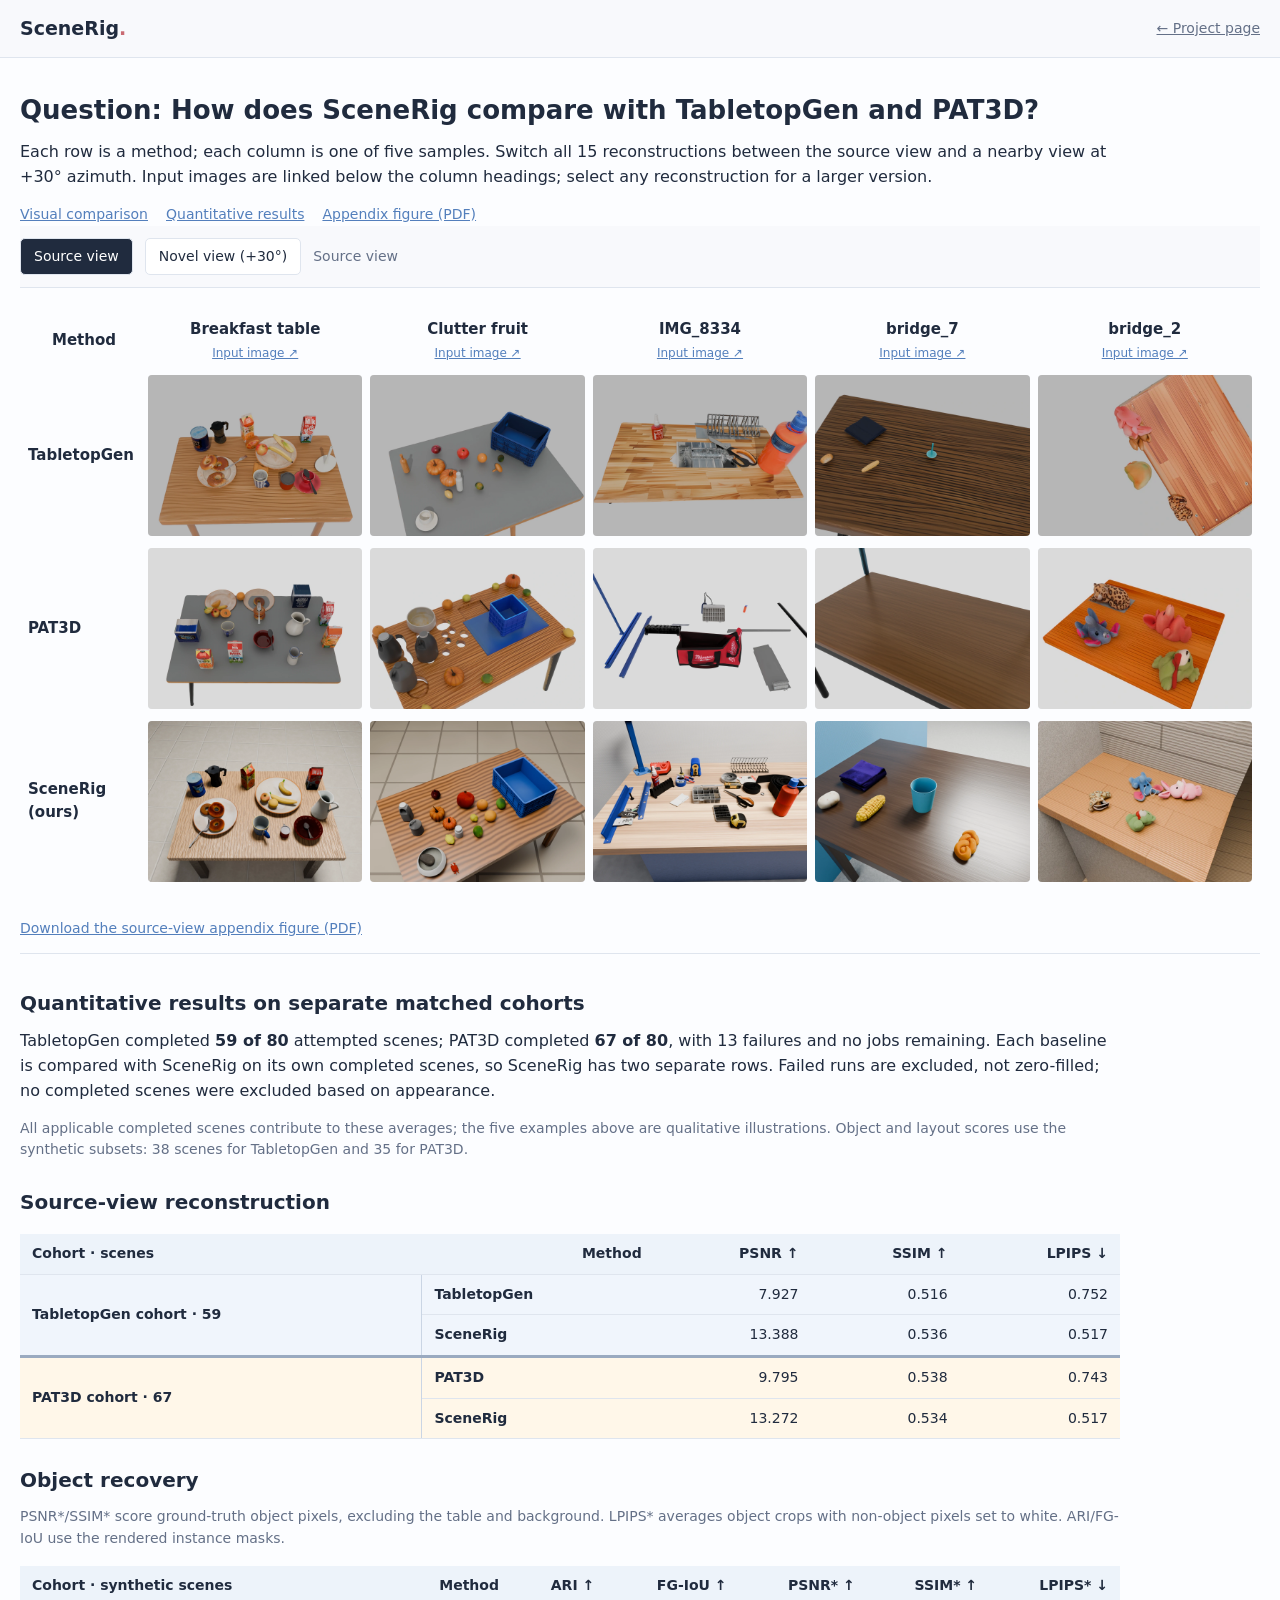
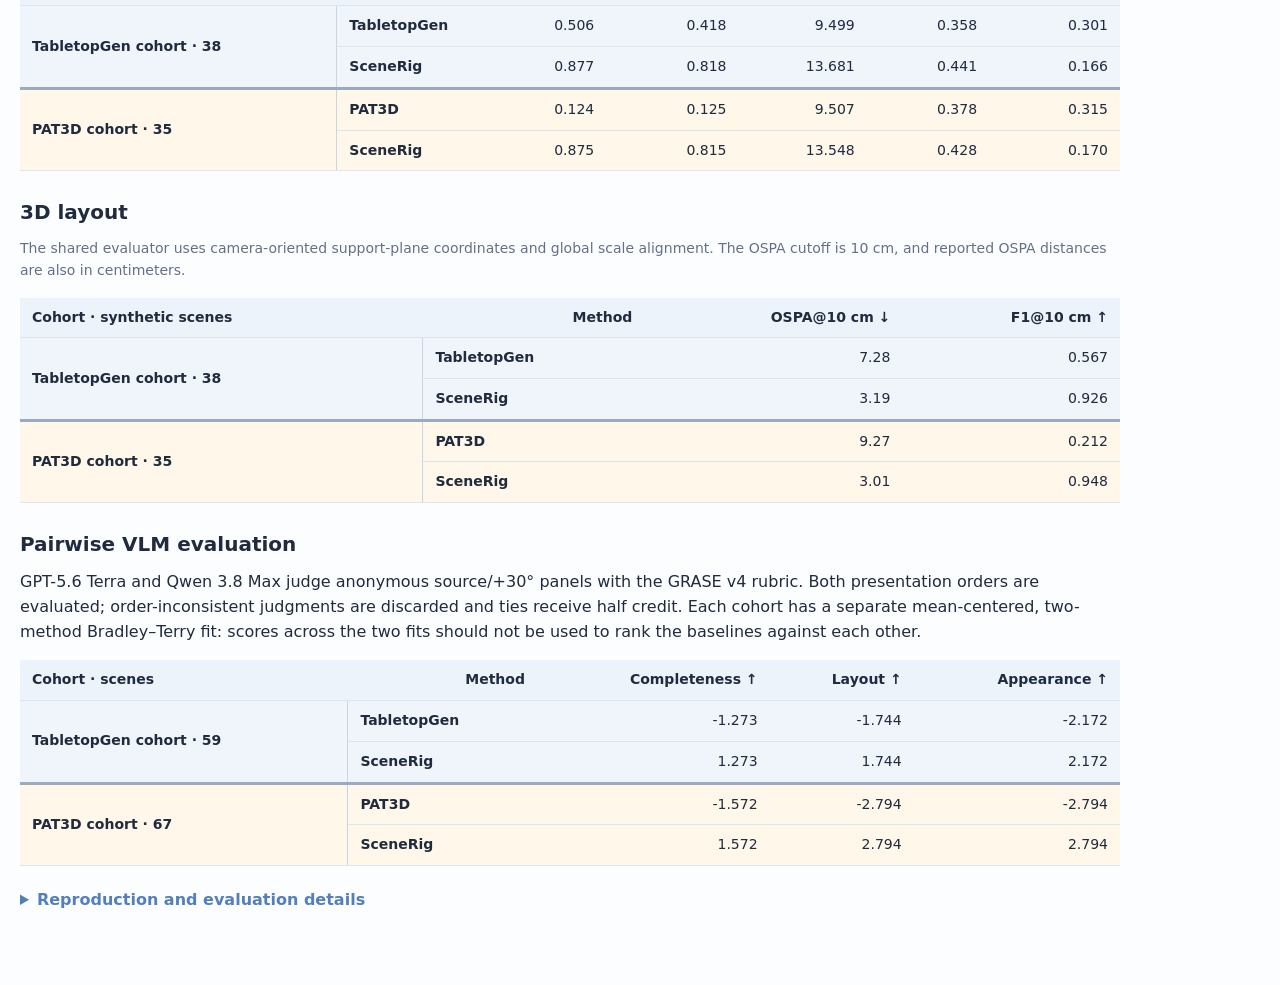
<file: rebuttal/baselines/index.html>
<!doctype html><html lang="en"><head><meta charset="utf-8"><meta name="viewport" content="width=device-width,initial-scale=1"><meta name="robots" content="noindex"><title>SceneRig · Scene reconstruction baselines</title><meta name="description" content="Five samples in a three-method comparison grid, with separate matched-cohort evaluations."><link rel="icon" href="../../assets/icon.svg" type="image/svg+xml"><style>
:root{--ink:#202b3e;--muted:#647087;--blue:#537fbc;--coral:#c96a72;--line:#dfe5ee;font-family:Avenir,"Avenir Next","Segoe UI",system-ui,sans-serif;color:var(--ink);line-height:1.55}*{box-sizing:border-box}body{margin:0;background:#fcfdff}a{color:var(--blue)}a:focus-visible,button:focus-visible{outline:3px solid var(--blue);outline-offset:3px}.wrap{max-width:1440px;margin:auto;padding-inline:20px}.header{border-bottom:1px solid var(--line);background:#f8f9fc}.header .wrap{display:flex;align-items:center;justify-content:space-between;padding-block:14px}.wordmark{font-weight:800;font-size:19px;text-decoration:none;color:var(--ink)}.wordmark span{color:var(--coral)}.back,.note{font-size:14px;color:var(--muted)}main{padding-block:12px 56px}h1{font-size:26px;line-height:1.3;margin:24px 0 12px}h2{font-size:20px;margin:26px 0 10px}p{max-width:1100px;margin:8px 0 14px}.controls{display:flex;align-items:center;flex-wrap:wrap;gap:12px;background:#f8f9fc;padding:12px 0;position:sticky;top:0;z-index:2;border-bottom:1px solid var(--line)}button{font:inherit;font-size:14px;padding:7px 13px;cursor:pointer;border:1px solid var(--line);border-radius:5px;background:white;color:var(--ink)}button[aria-pressed=true]{background:var(--ink);color:white}.jumps{display:flex;gap:18px;flex-wrap:wrap;font-size:14px}.example{scroll-margin-top:140px;margin-block:22px 36px}.comparison{display:grid;grid-template-columns:repeat(3,minmax(0,1fr));gap:14px}figure{min-width:0;margin:0}figcaption{font-weight:700;font-size:15px;margin-bottom:7px}figure a{display:block}figure img{display:block;width:100%;height:auto;aspect-ratio:4/3;object-fit:contain;background:#edf0f5;border-radius:5px}.table-scroll{max-width:100%;overflow:auto;margin:16px 0 22px}table{border-collapse:collapse;font-size:14px;text-align:right;width:100%;max-width:1100px}th,td{padding:9px 12px;border-bottom:1px solid var(--line);white-space:nowrap}th:first-child,td:first-child{text-align:left}thead{background:#edf3fa}tbody th{font-weight:500}.metrics{border-top:1px solid var(--line);padding-top:8px}summary{cursor:pointer;color:var(--blue);font-weight:600}details{margin-block:16px}details p{font-size:14px}.view-label{font-size:14px;color:var(--muted)}@media(max-width:650px){.wrap{padding-inline:12px}h1{font-size:22px}.comparison{grid-template-columns:repeat(2,minmax(0,1fr));gap:10px}.comparison figure:first-child{grid-column:1/-1;width:60%;justify-self:center}figcaption{font-size:13px}.jumps{gap:12px}.controls{position:static}th,td{padding:8px}}

.cohort-table tbody{background:#f0f5fc}
.cohort-table tbody:nth-of-type(even){background:#fff7e9}
.cohort-table tbody+tbody tr:first-child>*{border-top:3px solid #9aaac0}
.cohort-table th[scope=rowgroup]{vertical-align:middle;font-weight:700;border-right:1px solid #cad5e4;white-space:normal;min-width:180px}
.cohort-table th[scope=row]{font-weight:600;text-align:left}
.wrap{max-width:1600px}
.comparison-scroll{overflow-x:auto;margin-block:18px 24px}
.method-grid{table-layout:fixed;width:100%;min-width:1060px;max-width:none;border-collapse:separate;border-spacing:8px 12px}
.method-grid .method-column{width:112px}
.method-grid th,.method-grid td{border:0;padding:0;white-space:normal;text-align:center;vertical-align:middle}
.method-grid thead{background:transparent}
.method-grid th[scope=col]{font-weight:700;font-size:15px}
.method-grid th[scope=row]{position:sticky;left:0;background:#fcfdff;font-size:15px;font-weight:700;text-align:left;padding-right:8px;z-index:1}
.method-grid td a{display:block}
.method-grid img{display:block;width:100%;height:auto;aspect-ratio:4/3;object-fit:contain;background:#edf0f5;border-radius:4px}
.input-link{display:block;font-size:12px;font-weight:400;margin-top:3px}
.scroll-note{display:none}
.figure-download{font-size:14px}
@media(max-width:1100px){.scroll-note{display:block}.method-grid .method-column{width:96px}.method-grid th[scope=row]{font-size:14px}}
</style></head><body><header class="header"><div class="wrap"><a class="wordmark" href="../../">SceneRig<span>.</span></a><a class="back" href="../../">← Project page</a></div></header><main class="wrap"><h1>Question: How does SceneRig compare with TabletopGen and PAT3D?</h1><p>Each row is a method; each column is one of five samples. Switch all 15 reconstructions between the source view and a nearby view at +30° azimuth. Input images are linked below the column headings; select any reconstruction for a larger version.</p><nav class="jumps" aria-label="Page sections"><a href="#comparison">Visual comparison</a><a href="#scores">Quantitative results</a><a href="comparison.pdf">Appendix figure (PDF)</a></nav><div class="controls" role="group" aria-label="Reconstruction view"><button data-view="source" aria-pressed="true">Source view</button><button data-view="novel" aria-pressed="false">Novel view (+30°)</button><span class="view-label" id="view-label" aria-live="polite">Source view</span></div><section id="comparison"><p class="note scroll-note">Scroll horizontally to compare all five samples. Method labels stay visible.</p><div class="comparison-scroll" tabindex="0" role="region" aria-label="Three methods by five samples"><table class="method-grid" aria-label="Qualitative comparison"><colgroup><col class="method-column"><col span="5"></colgroup><thead><tr><th scope="col">Method</th><th scope="col" id="breakfast-table">Breakfast table<a class="input-link" href="media/breakfast-table-input.webp" target="_blank" rel="noopener" aria-label="View input image for Breakfast table">Input image ↗</a></th><th scope="col" id="clutter-fruit">Clutter fruit<a class="input-link" href="media/clutter-fruit-input.webp" target="_blank" rel="noopener" aria-label="View input image for Clutter fruit">Input image ↗</a></th><th scope="col" id="img-8334">IMG_8334<a class="input-link" href="media/img-8334-input.webp" target="_blank" rel="noopener" aria-label="View input image for IMG_8334">Input image ↗</a></th><th scope="col" id="bridge-7">bridge_7<a class="input-link" href="media/bridge-7-input.webp" target="_blank" rel="noopener" aria-label="View input image for bridge_7">Input image ↗</a></th><th scope="col" id="bridge-2">bridge_2<a class="input-link" href="media/bridge-2-input.webp" target="_blank" rel="noopener" aria-label="View input image for bridge_2">Input image ↗</a></th></tr></thead><tbody><tr><th scope="row">TabletopGen</th><td><a href="media/breakfast-table-tabletopgen-source.webp" target="_blank" rel="noopener" data-source="media/breakfast-table-tabletopgen-source.webp" data-novel="media/breakfast-table-tabletopgen-novel.webp"><img src="media/breakfast-table-tabletopgen-source.webp" width="1200" height="900" loading="lazy" alt="Breakfast table — TabletopGen, source view" data-source="media/breakfast-table-tabletopgen-source.webp" data-novel="media/breakfast-table-tabletopgen-novel.webp"></a></td><td><a href="media/clutter-fruit-tabletopgen-source.webp" target="_blank" rel="noopener" data-source="media/clutter-fruit-tabletopgen-source.webp" data-novel="media/clutter-fruit-tabletopgen-novel.webp"><img src="media/clutter-fruit-tabletopgen-source.webp" width="1200" height="900" loading="lazy" alt="Clutter fruit — TabletopGen, source view" data-source="media/clutter-fruit-tabletopgen-source.webp" data-novel="media/clutter-fruit-tabletopgen-novel.webp"></a></td><td><a href="media/img-8334-tabletopgen-source.webp" target="_blank" rel="noopener" data-source="media/img-8334-tabletopgen-source.webp" data-novel="media/img-8334-tabletopgen-novel.webp"><img src="media/img-8334-tabletopgen-source.webp" width="1200" height="900" loading="lazy" alt="IMG_8334 — TabletopGen, source view" data-source="media/img-8334-tabletopgen-source.webp" data-novel="media/img-8334-tabletopgen-novel.webp"></a></td><td><a href="media/bridge-7-tabletopgen-source.webp" target="_blank" rel="noopener" data-source="media/bridge-7-tabletopgen-source.webp" data-novel="media/bridge-7-tabletopgen-novel.webp"><img src="media/bridge-7-tabletopgen-source.webp" width="1200" height="900" loading="lazy" alt="bridge_7 — TabletopGen, source view" data-source="media/bridge-7-tabletopgen-source.webp" data-novel="media/bridge-7-tabletopgen-novel.webp"></a></td><td><a href="media/bridge-2-tabletopgen-source.webp" target="_blank" rel="noopener" data-source="media/bridge-2-tabletopgen-source.webp" data-novel="media/bridge-2-tabletopgen-novel.webp"><img src="media/bridge-2-tabletopgen-source.webp" width="640" height="480" loading="lazy" alt="bridge_2 — TabletopGen, source view" data-source="media/bridge-2-tabletopgen-source.webp" data-novel="media/bridge-2-tabletopgen-novel.webp"></a></td></tr><tr><th scope="row">PAT3D</th><td><a href="media/breakfast-table-pat3d-source.webp" target="_blank" rel="noopener" data-source="media/breakfast-table-pat3d-source.webp" data-novel="media/breakfast-table-pat3d-novel.webp"><img src="media/breakfast-table-pat3d-source.webp" width="1200" height="900" loading="lazy" alt="Breakfast table — PAT3D, source view" data-source="media/breakfast-table-pat3d-source.webp" data-novel="media/breakfast-table-pat3d-novel.webp"></a></td><td><a href="media/clutter-fruit-pat3d-source.webp" target="_blank" rel="noopener" data-source="media/clutter-fruit-pat3d-source.webp" data-novel="media/clutter-fruit-pat3d-novel.webp"><img src="media/clutter-fruit-pat3d-source.webp" width="1200" height="900" loading="lazy" alt="Clutter fruit — PAT3D, source view" data-source="media/clutter-fruit-pat3d-source.webp" data-novel="media/clutter-fruit-pat3d-novel.webp"></a></td><td><a href="media/img-8334-pat3d-source.webp" target="_blank" rel="noopener" data-source="media/img-8334-pat3d-source.webp" data-novel="media/img-8334-pat3d-novel.webp"><img src="media/img-8334-pat3d-source.webp" width="1200" height="900" loading="lazy" alt="IMG_8334 — PAT3D, source view" data-source="media/img-8334-pat3d-source.webp" data-novel="media/img-8334-pat3d-novel.webp"></a></td><td><a href="media/bridge-7-pat3d-source.webp" target="_blank" rel="noopener" data-source="media/bridge-7-pat3d-source.webp" data-novel="media/bridge-7-pat3d-novel.webp"><img src="media/bridge-7-pat3d-source.webp" width="1200" height="900" loading="lazy" alt="bridge_7 — PAT3D, source view" data-source="media/bridge-7-pat3d-source.webp" data-novel="media/bridge-7-pat3d-novel.webp"></a></td><td><a href="media/bridge-2-pat3d-source.webp" target="_blank" rel="noopener" data-source="media/bridge-2-pat3d-source.webp" data-novel="media/bridge-2-pat3d-novel.webp"><img src="media/bridge-2-pat3d-source.webp" width="640" height="480" loading="lazy" alt="bridge_2 — PAT3D, source view" data-source="media/bridge-2-pat3d-source.webp" data-novel="media/bridge-2-pat3d-novel.webp"></a></td></tr><tr><th scope="row">SceneRig (ours)</th><td><a href="media/breakfast-table-scenerig-source.webp" target="_blank" rel="noopener" data-source="media/breakfast-table-scenerig-source.webp" data-novel="media/breakfast-table-scenerig-novel.webp"><img src="media/breakfast-table-scenerig-source.webp" width="1200" height="900" loading="lazy" alt="Breakfast table — SceneRig (ours), source view" data-source="media/breakfast-table-scenerig-source.webp" data-novel="media/breakfast-table-scenerig-novel.webp"></a></td><td><a href="media/clutter-fruit-scenerig-source.webp" target="_blank" rel="noopener" data-source="media/clutter-fruit-scenerig-source.webp" data-novel="media/clutter-fruit-scenerig-novel.webp"><img src="media/clutter-fruit-scenerig-source.webp" width="1200" height="900" loading="lazy" alt="Clutter fruit — SceneRig (ours), source view" data-source="media/clutter-fruit-scenerig-source.webp" data-novel="media/clutter-fruit-scenerig-novel.webp"></a></td><td><a href="media/img-8334-scenerig-source.webp" target="_blank" rel="noopener" data-source="media/img-8334-scenerig-source.webp" data-novel="media/img-8334-scenerig-novel.webp"><img src="media/img-8334-scenerig-source.webp" width="1200" height="900" loading="lazy" alt="IMG_8334 — SceneRig (ours), source view" data-source="media/img-8334-scenerig-source.webp" data-novel="media/img-8334-scenerig-novel.webp"></a></td><td><a href="media/bridge-7-scenerig-source.webp" target="_blank" rel="noopener" data-source="media/bridge-7-scenerig-source.webp" data-novel="media/bridge-7-scenerig-novel.webp"><img src="media/bridge-7-scenerig-source.webp" width="1200" height="900" loading="lazy" alt="bridge_7 — SceneRig (ours), source view" data-source="media/bridge-7-scenerig-source.webp" data-novel="media/bridge-7-scenerig-novel.webp"></a></td><td><a href="media/bridge-2-scenerig-source.webp" target="_blank" rel="noopener" data-source="media/bridge-2-scenerig-source.webp" data-novel="media/bridge-2-scenerig-novel.webp"><img src="media/bridge-2-scenerig-source.webp" width="640" height="480" loading="lazy" alt="bridge_2 — SceneRig (ours), source view" data-source="media/bridge-2-scenerig-source.webp" data-novel="media/bridge-2-scenerig-novel.webp"></a></td></tr></tbody></table></div><p class="figure-download"><a href="comparison.pdf">Download the source-view appendix figure (PDF)</a></p></section><section class="metrics" id="scores"><h2>Quantitative results on separate matched cohorts</h2><p>TabletopGen completed <b>59 of 80</b> attempted scenes; PAT3D completed <b>67 of 80</b>, with 13 failures and no jobs remaining. Each baseline is compared with SceneRig on its own completed scenes, so SceneRig has two separate rows. Failed runs are excluded, not zero-filled; no completed scenes were excluded based on appearance.</p><p class="note">All applicable completed scenes contribute to these averages; the five examples above are qualitative illustrations. Object and layout scores use the synthetic subsets: 38 scenes for TabletopGen and 35 for PAT3D.</p><h2>Source-view reconstruction</h2><div class="table-scroll"><table class="cohort-table"><thead><tr><th scope="col">Cohort · scenes</th><th scope="col">Method</th><th scope="col">PSNR ↑</th><th scope="col">SSIM ↑</th><th scope="col">LPIPS ↓</th></tr></thead><tbody><tr><th scope="rowgroup" rowspan="2">TabletopGen cohort · 59</th><th scope="row">TabletopGen</th><td>7.927</td><td>0.516</td><td>0.752</td></tr><tr><th scope="row">SceneRig</th><td>13.388</td><td>0.536</td><td>0.517</td></tr></tbody><tbody><tr><th scope="rowgroup" rowspan="2">PAT3D cohort · 67</th><th scope="row">PAT3D</th><td>9.795</td><td>0.538</td><td>0.743</td></tr><tr><th scope="row">SceneRig</th><td>13.272</td><td>0.534</td><td>0.517</td></tr></tbody></table></div><h2>Object recovery</h2><p class="note">PSNR*/SSIM* score ground-truth object pixels, excluding the table and background. LPIPS* averages object crops with non-object pixels set to white. ARI/FG-IoU use the rendered instance masks.</p><div class="table-scroll"><table class="cohort-table"><thead><tr><th scope="col">Cohort · synthetic scenes</th><th scope="col">Method</th><th scope="col">ARI ↑</th><th scope="col">FG-IoU ↑</th><th scope="col">PSNR* ↑</th><th scope="col">SSIM* ↑</th><th scope="col">LPIPS* ↓</th></tr></thead><tbody><tr><th scope="rowgroup" rowspan="2">TabletopGen cohort · 38</th><th scope="row">TabletopGen</th><td>0.506</td><td>0.418</td><td>9.499</td><td>0.358</td><td>0.301</td></tr><tr><th scope="row">SceneRig</th><td>0.877</td><td>0.818</td><td>13.681</td><td>0.441</td><td>0.166</td></tr></tbody><tbody><tr><th scope="rowgroup" rowspan="2">PAT3D cohort · 35</th><th scope="row">PAT3D</th><td>0.124</td><td>0.125</td><td>9.507</td><td>0.378</td><td>0.315</td></tr><tr><th scope="row">SceneRig</th><td>0.875</td><td>0.815</td><td>13.548</td><td>0.428</td><td>0.170</td></tr></tbody></table></div><h2>3D layout</h2><p class="note">The shared evaluator uses camera-oriented support-plane coordinates and global scale alignment. The OSPA cutoff is 10 cm, and reported OSPA distances are also in centimeters.</p><div class="table-scroll"><table class="cohort-table"><thead><tr><th scope="col">Cohort · synthetic scenes</th><th scope="col">Method</th><th scope="col">OSPA@10 cm ↓</th><th scope="col">F1@10 cm ↑</th></tr></thead><tbody><tr><th scope="rowgroup" rowspan="2">TabletopGen cohort · 38</th><th scope="row">TabletopGen</th><td>7.28</td><td>0.567</td></tr><tr><th scope="row">SceneRig</th><td>3.19</td><td>0.926</td></tr></tbody><tbody><tr><th scope="rowgroup" rowspan="2">PAT3D cohort · 35</th><th scope="row">PAT3D</th><td>9.27</td><td>0.212</td></tr><tr><th scope="row">SceneRig</th><td>3.01</td><td>0.948</td></tr></tbody></table></div><h2>Pairwise VLM evaluation</h2><p>GPT-5.6 Terra and Qwen 3.8 Max judge anonymous source/+30° panels with the GRASE v4 rubric. Both presentation orders are evaluated; order-inconsistent judgments are discarded and ties receive half credit. Each cohort has a separate mean-centered, two-method Bradley–Terry fit: scores across the two fits should not be used to rank the baselines against each other.</p><div class="table-scroll"><table class="cohort-table"><thead><tr><th scope="col">Cohort · scenes</th><th scope="col">Method</th><th scope="col">Completeness ↑</th><th scope="col">Layout ↑</th><th scope="col">Appearance ↑</th></tr></thead><tbody><tr><th scope="rowgroup" rowspan="2">TabletopGen cohort · 59</th><th scope="row">TabletopGen</th><td>-1.273</td><td>-1.744</td><td>-2.172</td></tr><tr><th scope="row">SceneRig</th><td>1.273</td><td>1.744</td><td>2.172</td></tr></tbody><tbody><tr><th scope="rowgroup" rowspan="2">PAT3D cohort · 67</th><th scope="row">PAT3D</th><td>-1.572</td><td>-2.794</td><td>-2.794</td></tr><tr><th scope="row">SceneRig</th><td>1.572</td><td>2.794</td><td>2.794</td></tr></tbody></table></div><details><summary>Reproduction and evaluation details</summary><p>PAT3D starts from the supplied benchmark image and uses Hunyuan3D 2.1, GPT-Image-2, and Claude Opus 5. Its original layout, mesh processing, and physics pipeline are retained with the approved segmentation-mask loading fix. Reproduction encountered API rejections, asset/physics failures, and camera-export failures; the completion counts describe this reproduction, not the authors’ reported success rate.</p><p>PAT3D’s source camera uses DepthPro intrinsics and the estimated global gravity/support alignment, then follows only the reference support’s vertical displacement during physics. It does not follow individual object pose edits, and the support is not frozen. This is approximate source-camera recovery, with no ground-truth camera fitting or image-score optimization.</p><p>PAT3D source scores and panels use the saved Cycles 32-sample render. TabletopGen source scores use its saved pyrender output, whereas its qualitative panels use archived Cycles 96-sample VLM renders. SceneRig uses its existing Cycles evaluation images. Renderer versions, samples, lighting and backgrounds are not normalized across methods. TabletopGen uses supplied synthetic calibration and estimated real-image intrinsics; PAT3D estimates both from its reconstruction.</p><p>Nearby views apply the same +30° orbit rule while preserving each method’s orbital radius and elevation; they do not imply identical extrinsics. Images are resized and WebP-encoded for display, with no brightness adjustment. Metrics use the original images.</p><p>TabletopGen’s 21 incomplete runs comprise 17 top-view quality-check failures, three Seedream input rejections, and one missing support surface. <a href="../tabletopgen/#scores">Additional TabletopGen calibrated/novel-view metrics</a> remain available; those extra pixel metrics are outside the PAT3D comparison reported here.</p><p><a href="scores.json">Download aggregate scores and cohort lists</a></p></details></section></main><script>
document.querySelectorAll('button[data-view]').forEach(button=>button.addEventListener('click',()=>{const view=button.dataset.view;document.querySelectorAll('button[data-view]').forEach(b=>b.setAttribute('aria-pressed',String(b===button)));document.querySelectorAll('img[data-source]').forEach(img=>{img.src=img.dataset[view];img.alt=img.alt.replace(/, (source view|novel view)$/,', '+(view==='source'?'source view':'novel view'));});document.querySelectorAll('a[data-source]').forEach(a=>a.href=a.dataset[view]);document.getElementById('view-label').textContent=view==='source'?'Source view':'Novel view: +30° azimuth';}));
</script></body></html>
</file>
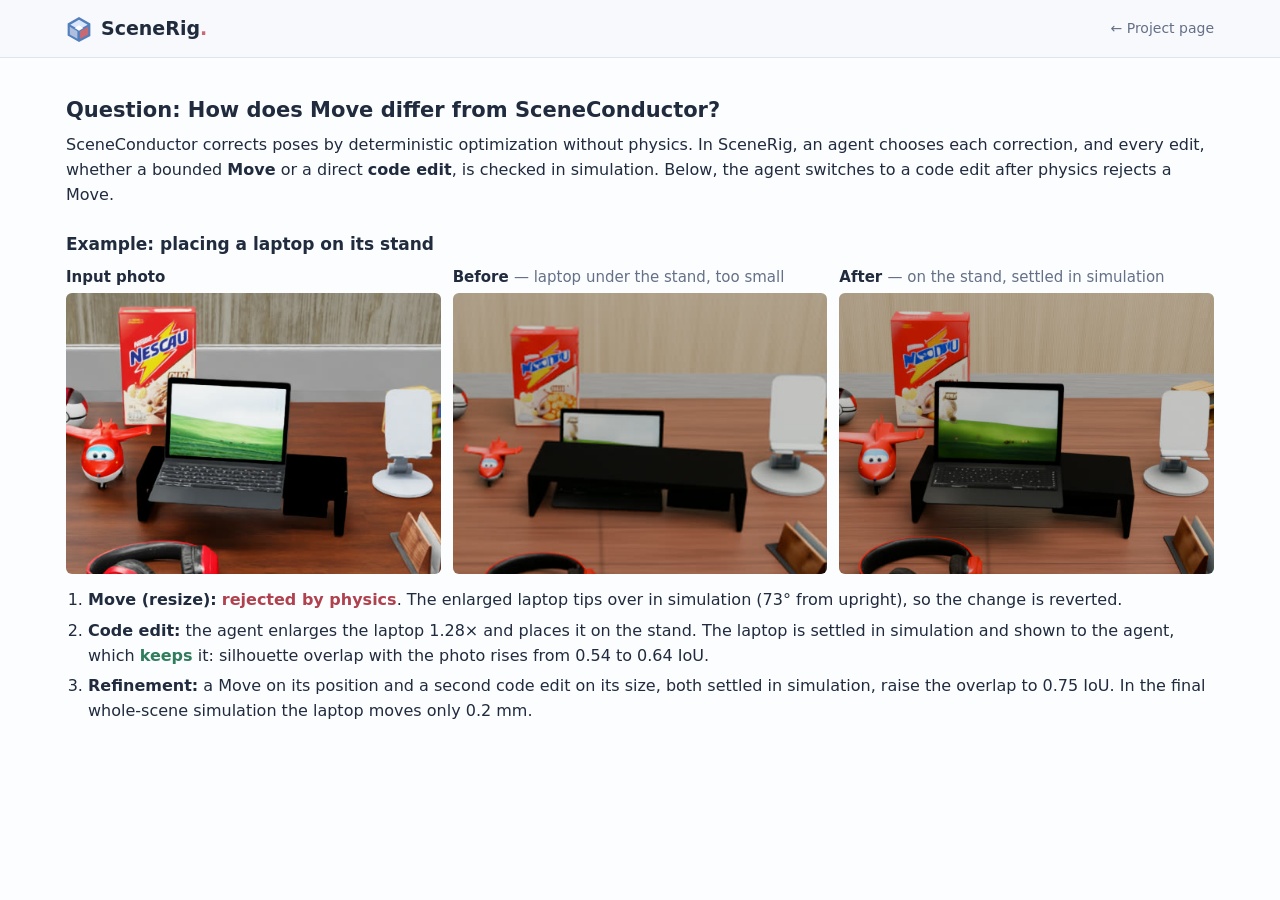
<file: rebuttal/code_edit/index.html>
<!doctype html>
<html lang="en">
  <head>
    <meta charset="utf-8" />
    <meta name="viewport" content="width=device-width,initial-scale=1" />
    <meta name="robots" content="noindex" />
    <meta name="description" content="Example for Reviewer Xv61: a physics-checked code edit after physics rejects a Move." />
    <title>SceneRig · Code edit after a rejected Move</title>
    <link rel="icon" href="../../assets/icon.svg" type="image/svg+xml" />
    <style>
      :root {
        --ink: #202b3e;
        --muted: #647087;
        --blue: #537fbc;
        --coral: #c96a72;
        --line: #dfe5ee;
        --fail: #b0424f;
        --pass: #2f7d5b;
        font-family: Avenir, "Avenir Next", "Segoe UI", system-ui, sans-serif;
        color: var(--ink);
        line-height: 1.55;
      }
      * { box-sizing: border-box; }
      body { margin: 0; background: #fcfdff; }
      a { color: var(--blue); }
      .wrap { max-width: 1180px; margin: 0 auto; padding-inline: max(16px, env(safe-area-inset-left, 0px)); }
      .site-header { border-bottom: 1px solid var(--line); background: #f8f9fcee; position: sticky; top: 0; z-index: 5; backdrop-filter: blur(8px); }
      .site-header .wrap { display: flex; align-items: center; justify-content: space-between; gap: 16px; padding-block: 14px; }
      .wordmark { display: inline-flex; align-items: center; gap: 9px; font-weight: 800; font-size: 19px; color: var(--ink); text-decoration: none; }
      .wordmark i { font-style: normal; color: var(--coral); }
      .back { font-size: 14px; color: var(--muted); text-decoration: none; }
      .back:hover { color: var(--ink); }
      main { padding-block: 8px 56px; }
      h1 { font-size: 28px; line-height: 1.2; margin: 28px 0 6px; }
      h2 { font-size: 21px; margin: 36px 0 6px; padding-top: 20px; border-top: 1px solid var(--line); }
      main > h2:first-child { border-top: 0; padding-top: 0; margin-top: 28px; }
      .answer { margin: 0; }
      h3 { font-size: 17px; margin: 24px 0 8px; }
      .trio { display: grid; grid-template-columns: repeat(3, minmax(0, 1fr)); gap: 12px; }
      figure { margin: 0; min-width: 0; }
      figcaption { font-weight: 700; font-size: 15px; margin-bottom: 4px; }
      figcaption span { font-weight: 400; color: var(--muted); }
      img.shot { display: block; width: 100%; aspect-ratio: 4 / 3; object-fit: cover; border-radius: 6px; background: #10141b; }
      ol { margin: 14px 0 0; padding-left: 22px; }
      li { margin-bottom: 6px; }
      .no { color: var(--fail); font-weight: 700; }
      .ok { color: var(--pass); font-weight: 700; }
      @media (max-width: 720px) { .trio { grid-template-columns: minmax(0, 1fr); } }
    </style>
  </head>
  <body>
    <header class="site-header">
      <div class="wrap">
        <a class="wordmark" href="../../"><img src="../../assets/icon.svg" width="26" height="26" alt="" /><span>SceneRig<i>.</i></span></a>
        <a class="back" href="../../">← Project page</a>
      </div>
    </header>

    <main class="wrap">

      <h2>Question: How does Move differ from SceneConductor?</h2>
      <p class="answer">
        SceneConductor corrects poses by deterministic optimization without physics. In SceneRig, an
        agent chooses each correction, and every edit, whether a bounded <b>Move</b> or a direct
        <b>code edit</b>, is checked in simulation. Below, the agent switches to a code edit after
        physics rejects a Move.
      </p>

      <h3>Example: placing a laptop on its stand</h3>
      <div class="trio">
        <figure><figcaption>Input photo</figcaption>
          <img class="shot" src="media/laptop-input.jpg" alt="Input photo: the laptop rests on a black stand." /></figure>
        <figure><figcaption>Before <span>— laptop under the stand, too small</span></figcaption>
          <img class="shot" src="media/laptop-before.jpg" alt="Before pose refinement: the laptop is under the stand and too small." /></figure>
        <figure><figcaption>After <span>— on the stand, settled in simulation</span></figcaption>
          <img class="shot" src="media/laptop-after.jpg" alt="After the code edit: the laptop rests on the stand." /></figure>
      </div>
      <ol>
        <li><b>Move (resize):</b> <span class="no">rejected by physics</span>. The enlarged laptop tips over in simulation (73° from upright), so the change is reverted.</li>
        <li><b>Code edit:</b> the agent enlarges the laptop 1.28× and places it on the stand. The laptop is settled in simulation and shown to the agent, which <span class="ok">keeps</span> it: silhouette overlap with the photo rises from 0.54 to 0.64 IoU.</li>
        <li><b>Refinement:</b> a Move on its position and a second code edit on its size, both settled in simulation, raise the overlap to 0.75 IoU. In the final whole-scene simulation the laptop moves only 0.2 mm.</li>
      </ol>
    </main>
  </body>
</html>
</file>
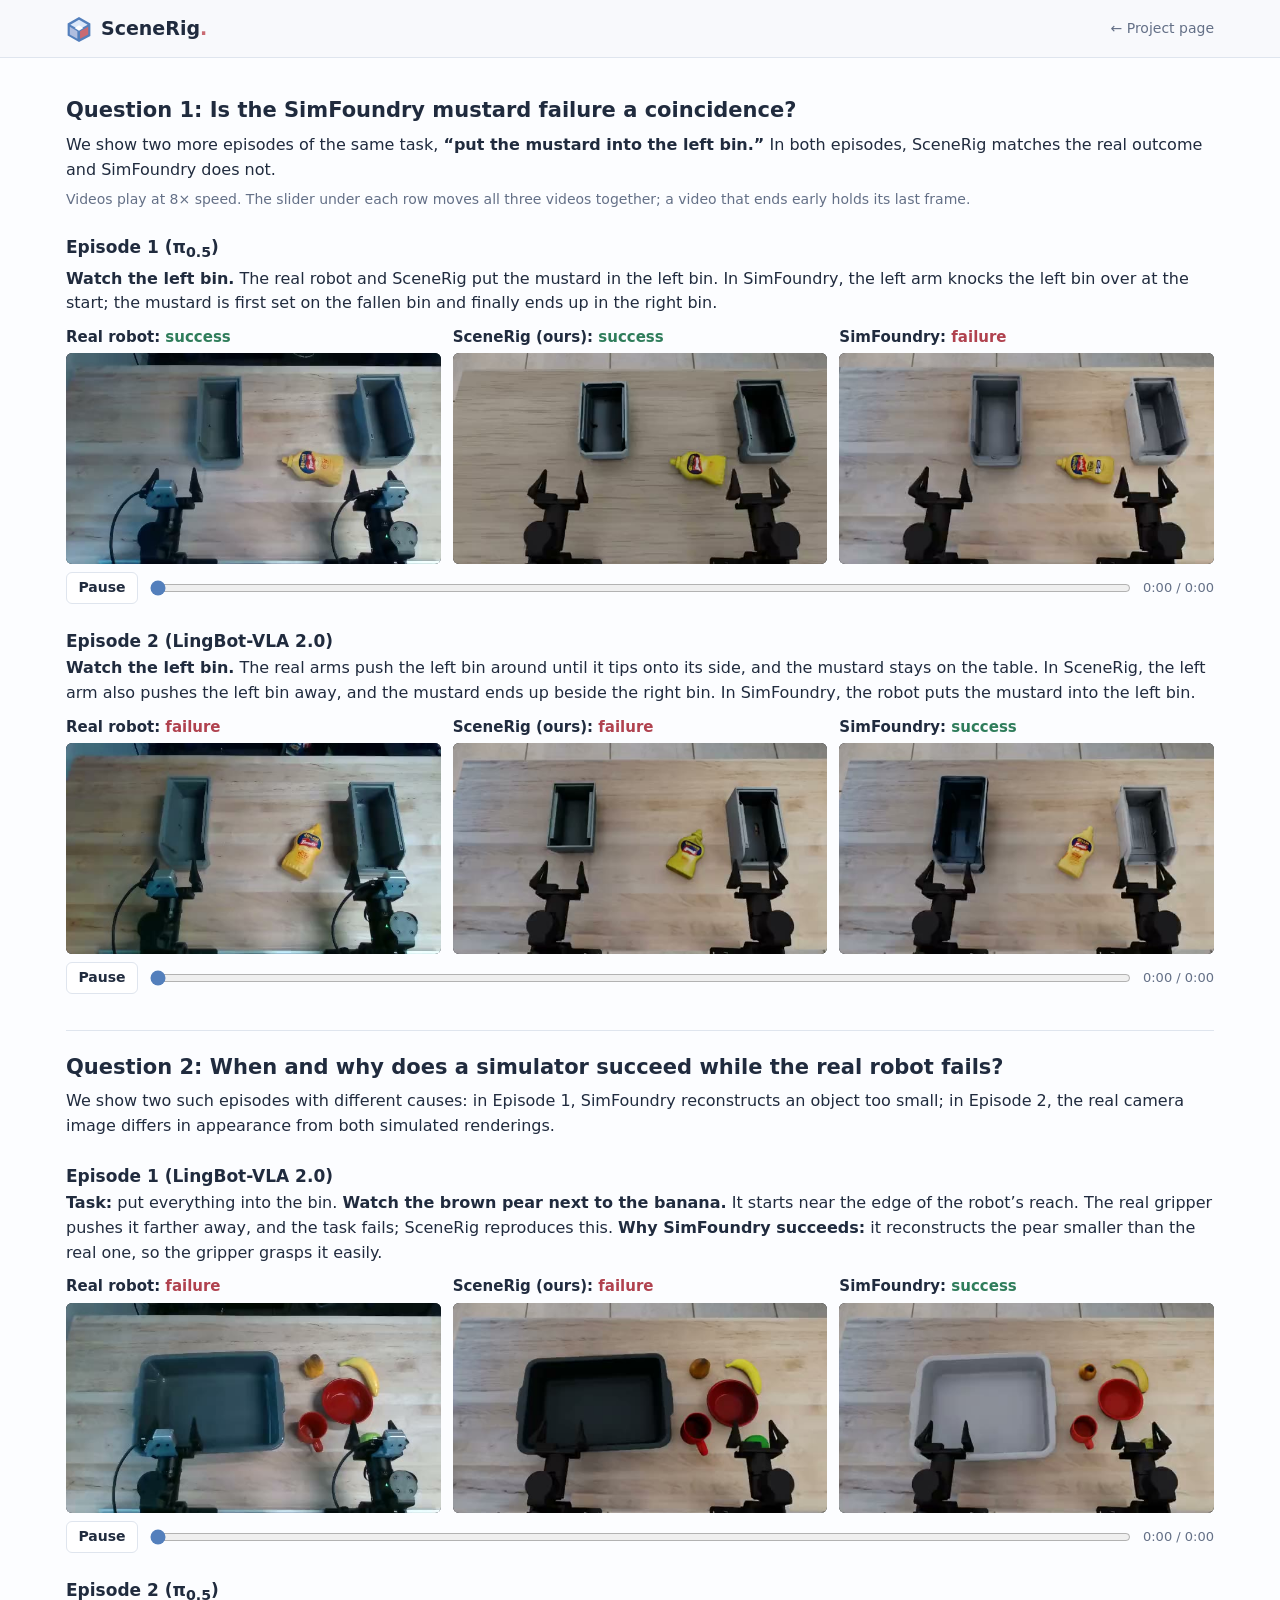
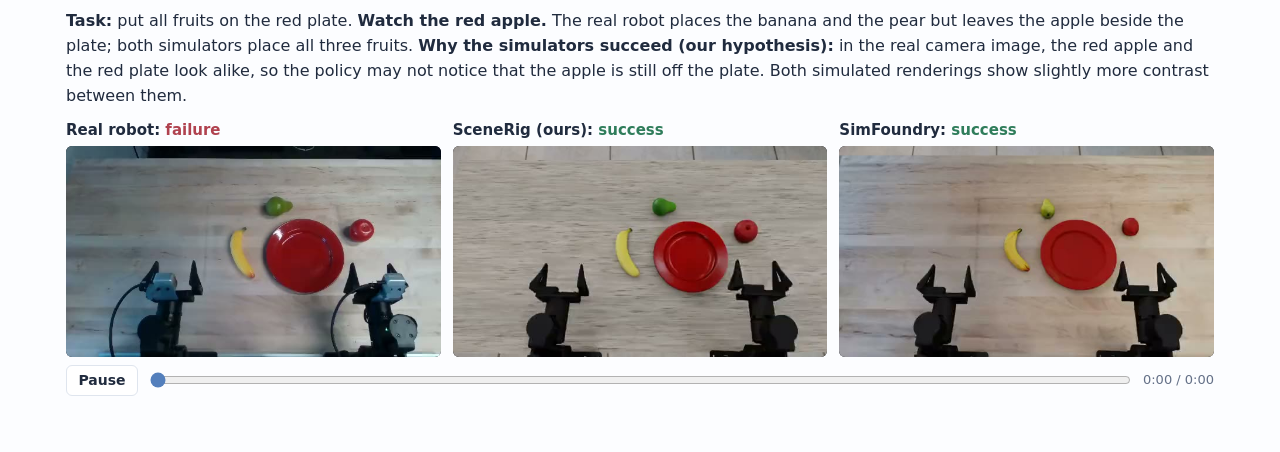
<file: rebuttal/policy_comparison/index.html>
<!doctype html>
<html lang="en">
  <head>
    <meta charset="utf-8" />
    <meta name="viewport" content="width=device-width,initial-scale=1" />
    <meta name="robots" content="noindex" />
    <meta name="description" content="Videos for Reviewer Xv61: real-world and simulated policy rollouts in SceneRig and SimFoundry." />
    <title>SceneRig · Real vs. simulated policy rollouts</title>
    <link rel="icon" href="../../assets/icon.svg" type="image/svg+xml" />
    <style>
      :root {
        --ink: #202b3e;
        --muted: #647087;
        --blue: #537fbc;
        --coral: #c96a72;
        --line: #dfe5ee;
        --pass: #2f7d5b;
        --fail: #b0424f;
        font-family: Avenir, "Avenir Next", "Segoe UI", system-ui, sans-serif;
        color: var(--ink);
        line-height: 1.55;
      }
      * { box-sizing: border-box; }
      body { margin: 0; background: #fcfdff; }
      a { color: var(--blue); }
      .wrap { max-width: 1180px; margin: 0 auto; padding-inline: max(16px, env(safe-area-inset-left, 0px)); }
      .site-header { border-bottom: 1px solid var(--line); background: #f8f9fcee; position: sticky; top: 0; z-index: 5; backdrop-filter: blur(8px); }
      .site-header .wrap { display: flex; align-items: center; justify-content: space-between; gap: 16px; padding-block: 14px; }
      .wordmark { display: inline-flex; align-items: center; gap: 9px; font-weight: 800; font-size: 19px; color: var(--ink); text-decoration: none; }
      .wordmark i { font-style: normal; color: var(--coral); }
      .back { font-size: 14px; color: var(--muted); text-decoration: none; }
      .back:hover { color: var(--ink); }
      main { padding-block: 8px 56px; }
      h1 { font-size: 28px; line-height: 1.2; margin: 28px 0 6px; }
      .how { margin: 6px 0 0; font-size: 14px; color: var(--muted); }
      h2 { font-size: 21px; margin: 36px 0 6px; padding-top: 20px; border-top: 1px solid var(--line); scroll-margin-top: 70px; }
      main > h2:first-child { border-top: 0; padding-top: 0; margin-top: 28px; }
      .answer { margin: 0; }
      h3 { font-size: 17px; margin: 24px 0 2px; }
      .why { margin: 0 0 10px; }
      .trio { display: grid; grid-template-columns: repeat(3, minmax(0, 1fr)); gap: 12px; }
      figure { margin: 0; min-width: 0; }
      figcaption { font-weight: 700; font-size: 15px; margin-bottom: 4px; }
      .ok { color: var(--pass); }
      .no { color: var(--fail); }
      video { display: block; width: 100%; aspect-ratio: 16 / 9; background: #10141b; border-radius: 6px; cursor: pointer; }
      .bar { display: flex; align-items: center; gap: 12px; margin-top: 8px; }
      .bar button { font: inherit; font-size: 14px; font-weight: 700; width: 72px; padding: 4px 0; color: var(--ink); background: #fff; border: 1px solid var(--line); border-radius: 6px; cursor: pointer; }
      .bar input { flex: 1; min-width: 0; margin: 0; accent-color: var(--blue); cursor: pointer; }
      .bar .time { font-size: 13px; color: var(--muted); font-variant-numeric: tabular-nums; white-space: nowrap; }
      @media (max-width: 720px) { .trio { grid-template-columns: minmax(0, 1fr); } }
    </style>
  </head>
  <body>
    <header class="site-header">
      <div class="wrap">
        <a class="wordmark" href="../../"><img src="../../assets/icon.svg" width="26" height="26" alt="" /><span>SceneRig<i>.</i></span></a>
        <a class="back" href="../../#robotics">← Project page</a>
      </div>
    </header>

    <main class="wrap">
      <h2 id="q1">Question 1: Is the SimFoundry mustard failure a coincidence?</h2>
      <p class="answer">
        We show two more episodes of the same task, <b>“put the mustard into the left bin.”</b> In both
        episodes, SceneRig matches the real outcome and SimFoundry does not.
      </p>
      <p class="how">Videos play at 8× speed. The slider under each row moves all three videos together; a video that ends early holds its last frame.</p>

      <h3>Episode 1 (π<sub>0.5</sub>)</h3>
      <p class="why"><b>Watch the left bin.</b> The real robot and SceneRig put the mustard in the left bin. In SimFoundry, the left arm knocks the left bin over at the start; the mustard is first set on the fallen bin and finally ends up in the right bin.</p>
      <div class="trio">
        <figure><figcaption>Real robot: <span class="ok">success</span></figcaption>
          <video src="media/mustard-pi05-ep09-real-8x.mp4" poster="media/mustard-pi05-ep09-real-8x.jpg" preload="auto" muted playsinline></video></figure>
        <figure><figcaption>SceneRig (ours): <span class="ok">success</span></figcaption>
          <video src="media/mustard-pi05-ep09-scenerig-8x.mp4" poster="media/mustard-pi05-ep09-scenerig-8x.jpg" preload="auto" muted playsinline></video></figure>
        <figure><figcaption>SimFoundry: <span class="no">failure</span></figcaption>
          <video src="media/mustard-pi05-ep09-simfoundry-8x.mp4" poster="media/mustard-pi05-ep09-simfoundry-8x.jpg" preload="auto" muted playsinline></video></figure>
      </div>

      <h3>Episode 2 (LingBot-VLA 2.0)</h3>
      <p class="why"><b>Watch the left bin.</b> The real arms push the left bin around until it tips onto its side, and the mustard stays on the table. In SceneRig, the left arm also pushes the left bin away, and the mustard ends up beside the right bin. In SimFoundry, the robot puts the mustard into the left bin.</p>
      <div class="trio">
        <figure><figcaption>Real robot: <span class="no">failure</span></figcaption>
          <video src="media/mustard-lingbot-ep07-real-8x.mp4" poster="media/mustard-lingbot-ep07-real-8x.jpg" preload="auto" muted playsinline></video></figure>
        <figure><figcaption>SceneRig (ours): <span class="no">failure</span></figcaption>
          <video src="media/mustard-lingbot-ep07-scenerig-8x.mp4" poster="media/mustard-lingbot-ep07-scenerig-8x.jpg" preload="auto" muted playsinline></video></figure>
        <figure><figcaption>SimFoundry: <span class="ok">success</span></figcaption>
          <video src="media/mustard-lingbot-ep07-simfoundry-8x.mp4" poster="media/mustard-lingbot-ep07-simfoundry-8x.jpg" preload="auto" muted playsinline></video></figure>
      </div>

      <h2 id="q2">Question 2: When and why does a simulator succeed while the real robot fails?</h2>
      <p class="answer">
        We show two such episodes with different causes: in Episode 1, SimFoundry reconstructs an
        object too small; in Episode 2, the real camera image differs in appearance from both
        simulated renderings.
      </p>

      <h3>Episode 1 (LingBot-VLA 2.0)</h3>
      <p class="why"><b>Task:</b> put everything into the bin. <b>Watch the brown pear next to the banana.</b> It starts near the edge of the robot’s reach. The real gripper pushes it farther away, and the task fails; SceneRig reproduces this. <b>Why SimFoundry succeeds:</b> it reconstructs the pear smaller than the real one, so the gripper grasps it easily.</p>
      <div class="trio">
        <figure><figcaption>Real robot: <span class="no">failure</span></figcaption>
          <video src="media/everything-lingbot-ep03-real-8x.mp4" poster="media/everything-lingbot-ep03-real-8x.jpg" preload="auto" muted playsinline></video></figure>
        <figure><figcaption>SceneRig (ours): <span class="no">failure</span></figcaption>
          <video src="media/everything-lingbot-ep03-scenerig-8x.mp4" poster="media/everything-lingbot-ep03-scenerig-8x.jpg" preload="auto" muted playsinline></video></figure>
        <figure><figcaption>SimFoundry: <span class="ok">success</span></figcaption>
          <video src="media/everything-lingbot-ep03-simfoundry-8x.mp4" poster="media/everything-lingbot-ep03-simfoundry-8x.jpg" preload="auto" muted playsinline></video></figure>
      </div>

      <h3>Episode 2 (π<sub>0.5</sub>)</h3>
      <p class="why"><b>Task:</b> put all fruits on the red plate. <b>Watch the red apple.</b> The real robot places the banana and the pear but leaves the apple beside the plate; both simulators place all three fruits. <b>Why the simulators succeed (our hypothesis):</b> in the real camera image, the red apple and the red plate look alike, so the policy may not notice that the apple is still off the plate. Both simulated renderings show slightly more contrast between them.</p>
      <div class="trio">
        <figure><figcaption>Real robot: <span class="no">failure</span></figcaption>
          <video src="media/fruit-pi05-ep00-real-8x.mp4" poster="media/fruit-pi05-ep00-real-8x.jpg" preload="auto" muted playsinline></video></figure>
        <figure><figcaption>SceneRig (ours): <span class="ok">success</span></figcaption>
          <video src="media/fruit-pi05-ep00-scenerig-8x.mp4" poster="media/fruit-pi05-ep00-scenerig-8x.jpg" preload="auto" muted playsinline></video></figure>
        <figure><figcaption>SimFoundry: <span class="ok">success</span></figcaption>
          <video src="media/fruit-pi05-ep00-simfoundry-8x.mp4" poster="media/fruit-pi05-ep00-simfoundry-8x.jpg" preload="auto" muted playsinline></video></figure>
      </div>
    </main>

    <script>
      // Each row shares one timeline, set by its longest video. Seeking moves all three videos;
      // a video shorter than the target time holds its last frame. The row restarts after it ends.
      const BAR = '<div class="bar"><button type="button">Pause</button>' +
        '<input type="range" min="0" max="1" step="0.01" value="0" aria-label="Position of all three videos">' +
        '<span class="time">0:00 / 0:00</span></div>';
      const fmt = s => `${Math.floor(s / 60)}:${String(Math.floor(s % 60)).padStart(2, '0')}`;
      for (const row of document.querySelectorAll('.trio')) {
        row.insertAdjacentHTML('afterend', BAR);
        const bar = row.nextElementSibling;
        const [btn, range, time] = [bar.querySelector('button'), bar.querySelector('input'), bar.querySelector('.time')];
        const vids = [...row.querySelectorAll('video')];
        let playing = false, dragging = false, wasPlaying = false, timer;
        const master = () => vids.reduce((a, b) => ((b.duration || 0) > (a.duration || 0) ? b : a));
        const atEnd = v => v.currentTime >= v.duration - 0.05;
        const show = t => { time.textContent = `${fmt(t)} / ${fmt(master().duration || 0)}`; };
        const setPlaying = p => { playing = p; btn.textContent = p ? 'Pause' : 'Play'; };
        const seek = t => { for (const v of vids) if (v.duration) v.currentTime = Math.min(t, v.duration - 0.02); };
        const pause = () => { clearTimeout(timer); setPlaying(false); for (const v of vids) v.pause(); };
        const play = () => {
          clearTimeout(timer);
          if (atEnd(master())) seek(0);
          setPlaying(true);
          for (const v of vids) if (!atEnd(v)) v.play().catch(() => setPlaying(false));
        };
        btn.addEventListener('click', () => (playing ? pause() : play()));
        range.addEventListener('input', () => {
          if (!dragging) { dragging = true; wasPlaying = playing; pause(); }
          seek(+range.value); show(+range.value);
        });
        range.addEventListener('change', () => {
          dragging = false;
          if (wasPlaying && +range.value < master().duration - 0.05) play();
        });
        for (const v of vids) {
          v.muted = true;
          v.addEventListener('click', () => (playing ? pause() : play()));
          v.addEventListener('ended', () => { if (v === master() && playing) timer = setTimeout(play, 1500); });
        }
        const tick = () => {
          const m = master();
          if (!dragging && m.duration) {
            range.max = m.duration; range.value = m.currentTime; show(m.currentTime);
            if (playing) for (const v of vids)  // correct drift against the longest video
              if (v !== m && !v.paused && Math.abs(v.currentTime - m.currentTime) > 0.3) v.currentTime = m.currentTime;
          }
          requestAnimationFrame(tick);
        };
        requestAnimationFrame(tick);
        const ready = v => v.readyState >= 3 ? Promise.resolve()
          : new Promise(r => v.addEventListener('canplay', r, { once: true }));
        Promise.race([Promise.all(vids.map(ready)), new Promise(r => setTimeout(r, 3000))]).then(play);
      }
    </script>
  </body>
</html>
</file>
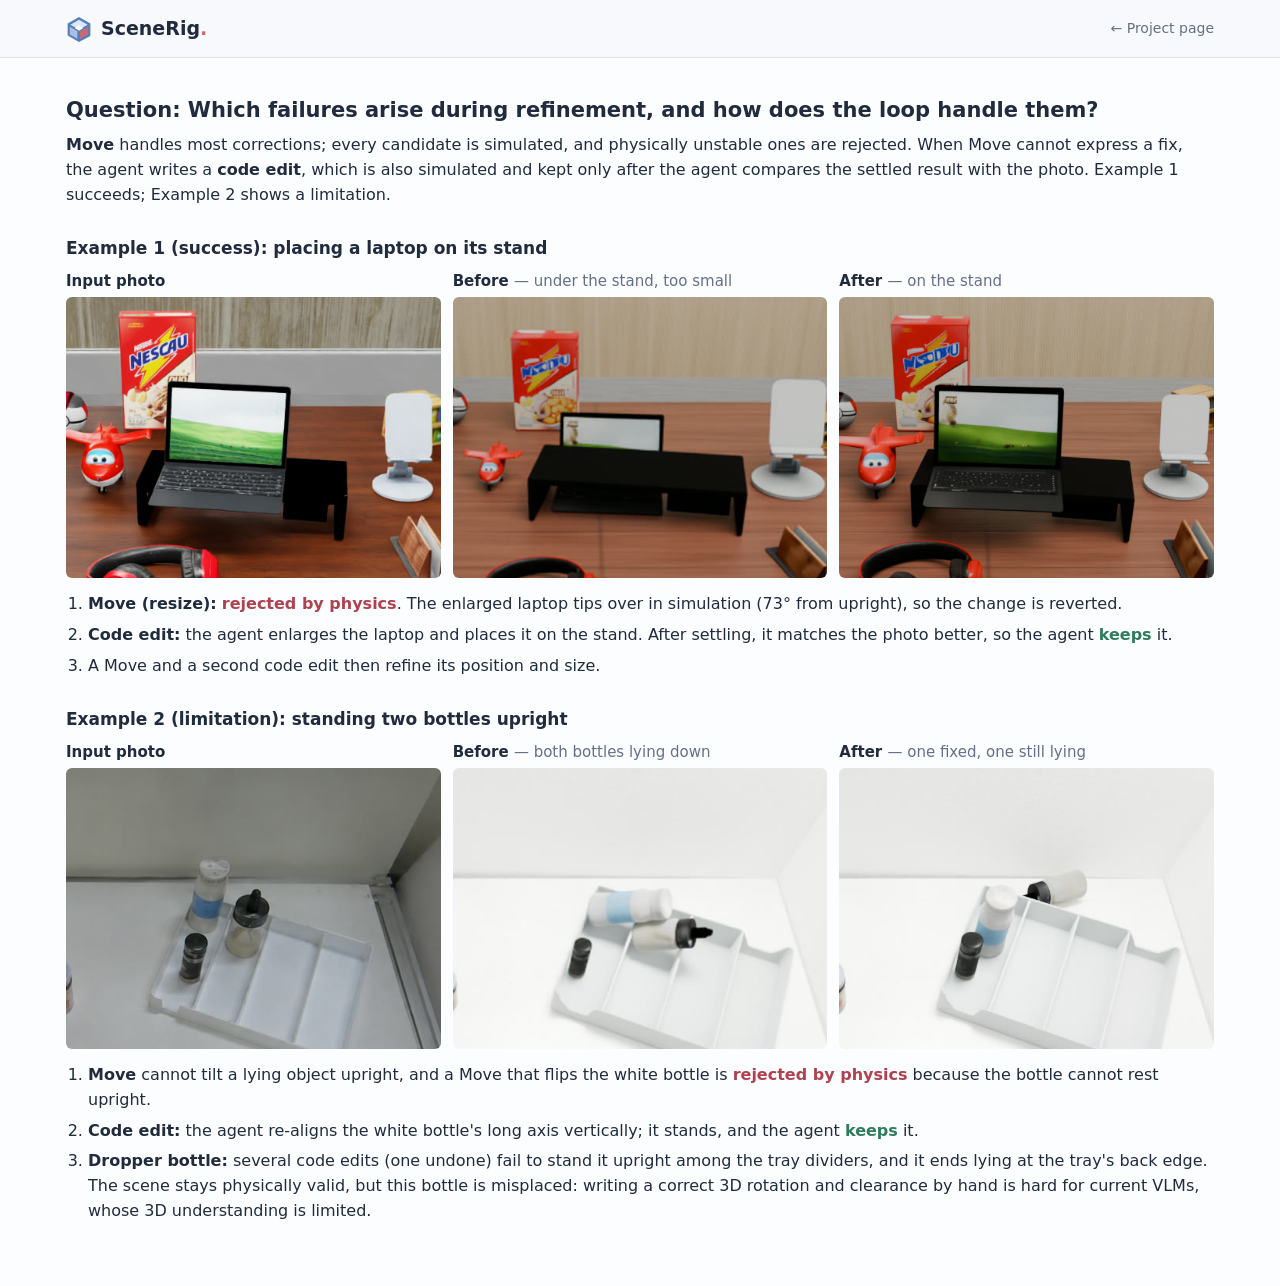
<file: rebuttal/refinement_cases/index.html>
<!doctype html>
<html lang="en">
  <head>
    <meta charset="utf-8" />
    <meta name="viewport" content="width=device-width,initial-scale=1" />
    <meta name="robots" content="noindex" />
    <meta name="description" content="Refinement examples for Reviewer GrF1: a code edit that succeeds after physics rejects a Move, and a limitation." />
    <title>SceneRig · Refinement success and limitation</title>
    <link rel="icon" href="../../assets/icon.svg" type="image/svg+xml" />
    <style>
      :root {
        --ink: #202b3e;
        --muted: #647087;
        --blue: #537fbc;
        --coral: #c96a72;
        --line: #dfe5ee;
        --fail: #b0424f;
        --pass: #2f7d5b;
        font-family: Avenir, "Avenir Next", "Segoe UI", system-ui, sans-serif;
        color: var(--ink);
        line-height: 1.55;
      }
      * { box-sizing: border-box; }
      body { margin: 0; background: #fcfdff; }
      a { color: var(--blue); }
      .wrap { max-width: 1180px; margin: 0 auto; padding-inline: max(16px, env(safe-area-inset-left, 0px)); }
      .site-header { border-bottom: 1px solid var(--line); background: #f8f9fcee; position: sticky; top: 0; z-index: 5; backdrop-filter: blur(8px); }
      .site-header .wrap { display: flex; align-items: center; justify-content: space-between; gap: 16px; padding-block: 14px; }
      .wordmark { display: inline-flex; align-items: center; gap: 9px; font-weight: 800; font-size: 19px; color: var(--ink); text-decoration: none; }
      .wordmark i { font-style: normal; color: var(--coral); }
      .back { font-size: 14px; color: var(--muted); text-decoration: none; }
      .back:hover { color: var(--ink); }
      main { padding-block: 8px 56px; }
      h1 { font-size: 28px; line-height: 1.2; margin: 28px 0 6px; }
      h2 { font-size: 21px; margin: 36px 0 6px; padding-top: 20px; border-top: 1px solid var(--line); }
      main > h2:first-child { border-top: 0; padding-top: 0; margin-top: 28px; }
      .answer { margin: 0; }
      h3 { font-size: 17px; margin: 28px 0 8px; }
      .trio { display: grid; grid-template-columns: repeat(3, minmax(0, 1fr)); gap: 12px; }
      figure { margin: 0; min-width: 0; }
      figcaption { font-weight: 700; font-size: 15px; margin-bottom: 4px; }
      figcaption span { font-weight: 400; color: var(--muted); }
      img.shot { display: block; width: 100%; aspect-ratio: 4 / 3; object-fit: cover; border-radius: 6px; background: #10141b; }
      ol { margin: 14px 0 0; padding-left: 22px; }
      li { margin-bottom: 6px; }
      .no { color: var(--fail); font-weight: 700; }
      .ok { color: var(--pass); font-weight: 700; }
      @media (max-width: 720px) { .trio { grid-template-columns: minmax(0, 1fr); } }
    </style>
  </head>
  <body>
    <header class="site-header">
      <div class="wrap">
        <a class="wordmark" href="../../"><img src="../../assets/icon.svg" width="26" height="26" alt="" /><span>SceneRig<i>.</i></span></a>
        <a class="back" href="../../">← Project page</a>
      </div>
    </header>

    <main class="wrap">

      <h2>Question: Which failures arise during refinement, and how does the loop handle them?</h2>
      <p class="answer">
        <b>Move</b> handles most corrections; every candidate is simulated, and physically unstable ones
        are rejected. When Move cannot express a fix, the agent writes a <b>code edit</b>, which is also
        simulated and kept only after the agent compares the settled result with the photo. Example 1
        succeeds; Example 2 shows a limitation.
      </p>

      <h3>Example 1 (success): placing a laptop on its stand</h3>
      <div class="trio">
        <figure><figcaption>Input photo</figcaption>
          <img class="shot" src="media/laptop-input.jpg" alt="Input photo: the laptop rests on a black stand." /></figure>
        <figure><figcaption>Before <span>— under the stand, too small</span></figcaption>
          <img class="shot" src="media/laptop-before.jpg" alt="Before refinement: the laptop is under the stand and too small." /></figure>
        <figure><figcaption>After <span>— on the stand</span></figcaption>
          <img class="shot" src="media/laptop-after.jpg" alt="After refinement: the laptop rests on the stand." /></figure>
      </div>
      <ol>
        <li><b>Move (resize):</b> <span class="no">rejected by physics</span>. The enlarged laptop tips over in simulation (73° from upright), so the change is reverted.</li>
        <li><b>Code edit:</b> the agent enlarges the laptop and places it on the stand. After settling, it matches the photo better, so the agent <span class="ok">keeps</span> it.</li>
        <li>A Move and a second code edit then refine its position and size.</li>
      </ol>

      <h3>Example 2 (limitation): standing two bottles upright</h3>
      <div class="trio">
        <figure><figcaption>Input photo</figcaption>
          <img class="shot" src="media/bottles-input.jpg" alt="Input photo: a white bottle and a dropper bottle stand in a tray." /></figure>
        <figure><figcaption>Before <span>— both bottles lying down</span></figcaption>
          <img class="shot" src="media/bottles-before.jpg" alt="Before refinement: both bottles lie on their sides." /></figure>
        <figure><figcaption>After <span>— one fixed, one still lying</span></figcaption>
          <img class="shot" src="media/bottles-after.jpg" alt="After refinement: the white bottle stands; the dropper bottle lies at the tray's back edge." /></figure>
      </div>
      <ol>
        <li><b>Move</b> cannot tilt a lying object upright, and a Move that flips the white bottle is <span class="no">rejected by physics</span> because the bottle cannot rest upright.</li>
        <li><b>Code edit:</b> the agent re-aligns the white bottle's long axis vertically; it stands, and the agent <span class="ok">keeps</span> it.</li>
        <li><b>Dropper bottle:</b> several code edits (one undone) fail to stand it upright among the tray dividers, and it ends lying at the tray's back edge. The scene stays physically valid, but this bottle is misplaced: writing a correct 3D rotation and clearance by hand is hard for current VLMs, whose 3D understanding is limited.</li>
      </ol>
    </main>
  </body>
</html>
</file>
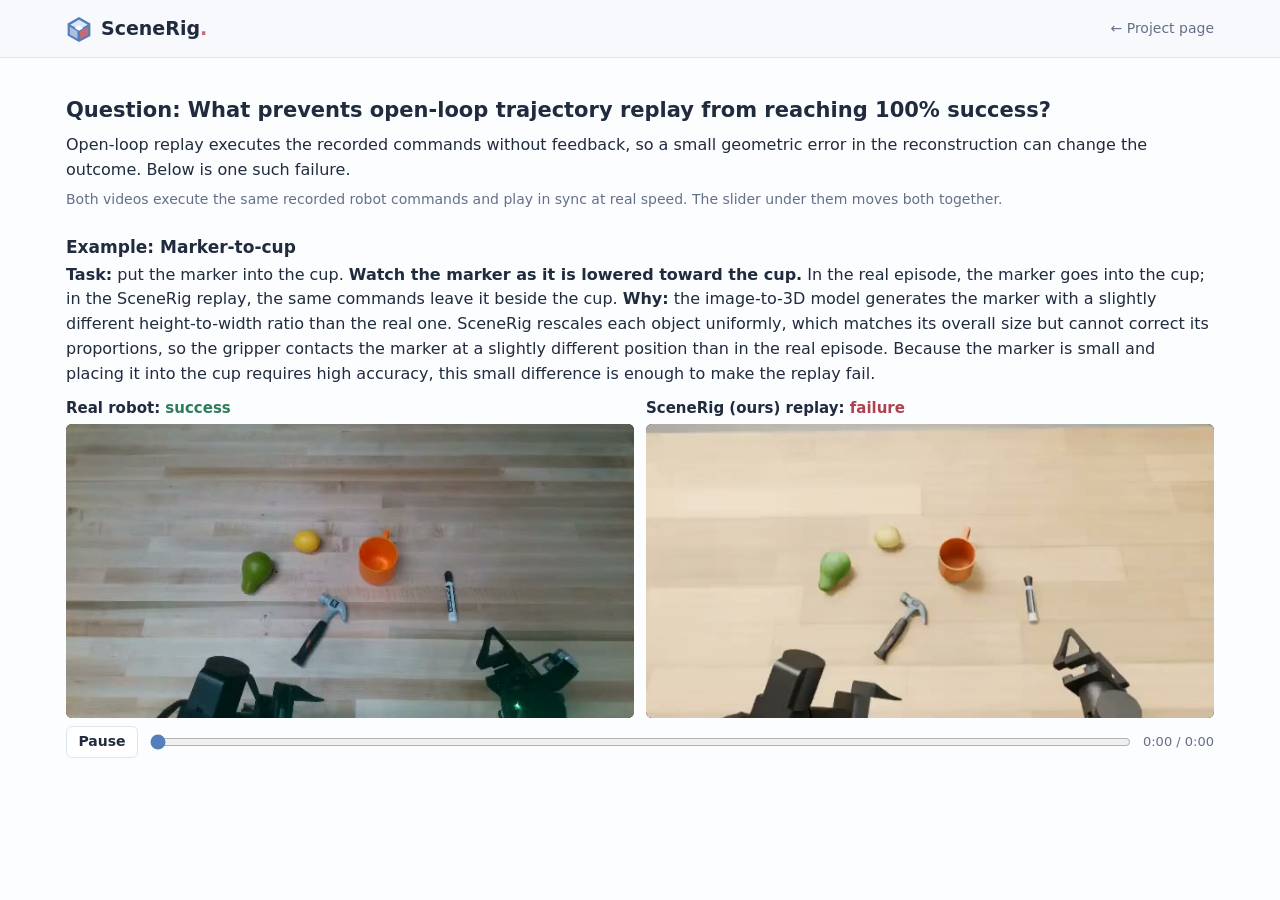
<file: rebuttal/replay_failure/index.html>
<!doctype html>
<html lang="en">
  <head>
    <meta charset="utf-8" />
    <meta name="viewport" content="width=device-width,initial-scale=1" />
    <meta name="robots" content="noindex" />
    <meta name="description" content="Video for Reviewer GrF1: a failed open-loop trajectory replay in SceneRig next to the real episode." />
    <title>SceneRig · Open-loop replay failure</title>
    <link rel="icon" href="../../assets/icon.svg" type="image/svg+xml" />
    <style>
      :root {
        --ink: #202b3e;
        --muted: #647087;
        --blue: #537fbc;
        --coral: #c96a72;
        --line: #dfe5ee;
        --pass: #2f7d5b;
        --fail: #b0424f;
        font-family: Avenir, "Avenir Next", "Segoe UI", system-ui, sans-serif;
        color: var(--ink);
        line-height: 1.55;
      }
      * { box-sizing: border-box; }
      body { margin: 0; background: #fcfdff; }
      a { color: var(--blue); }
      .wrap { max-width: 1180px; margin: 0 auto; padding-inline: max(16px, env(safe-area-inset-left, 0px)); }
      .site-header { border-bottom: 1px solid var(--line); background: #f8f9fcee; position: sticky; top: 0; z-index: 5; backdrop-filter: blur(8px); }
      .site-header .wrap { display: flex; align-items: center; justify-content: space-between; gap: 16px; padding-block: 14px; }
      .wordmark { display: inline-flex; align-items: center; gap: 9px; font-weight: 800; font-size: 19px; color: var(--ink); text-decoration: none; }
      .wordmark i { font-style: normal; color: var(--coral); }
      .back { font-size: 14px; color: var(--muted); text-decoration: none; }
      .back:hover { color: var(--ink); }
      main { padding-block: 8px 56px; }
      h1 { font-size: 28px; line-height: 1.2; margin: 28px 0 6px; }
      .how { margin: 6px 0 0; font-size: 14px; color: var(--muted); }
      h2 { font-size: 21px; margin: 36px 0 6px; padding-top: 20px; border-top: 1px solid var(--line); }
      main > h2:first-child { border-top: 0; padding-top: 0; margin-top: 28px; }
      .answer { margin: 0; }
      h3 { font-size: 17px; margin: 24px 0 2px; }
      .why { margin: 0 0 10px; }
      .duo { display: grid; grid-template-columns: repeat(2, minmax(0, 1fr)); gap: 12px; }
      figure { margin: 0; min-width: 0; }
      figcaption { font-weight: 700; font-size: 15px; margin-bottom: 4px; }
      .ok { color: var(--pass); }
      .no { color: var(--fail); }
      video { display: block; width: 100%; aspect-ratio: 640 / 332; background: #10141b; border-radius: 6px; cursor: pointer; }
      .bar { display: flex; align-items: center; gap: 12px; margin-top: 8px; }
      .bar button { font: inherit; font-size: 14px; font-weight: 700; width: 72px; padding: 4px 0; color: var(--ink); background: #fff; border: 1px solid var(--line); border-radius: 6px; cursor: pointer; }
      .bar input { flex: 1; min-width: 0; margin: 0; accent-color: var(--blue); cursor: pointer; }
      .bar .time { font-size: 13px; color: var(--muted); font-variant-numeric: tabular-nums; white-space: nowrap; }
      @media (max-width: 720px) { .duo { grid-template-columns: minmax(0, 1fr); } }
    </style>
  </head>
  <body>
    <header class="site-header">
      <div class="wrap">
        <a class="wordmark" href="../../"><img src="../../assets/icon.svg" width="26" height="26" alt="" /><span>SceneRig<i>.</i></span></a>
        <a class="back" href="../../#robotics">← Project page</a>
      </div>
    </header>

    <main class="wrap">
      <h2>Question: What prevents open-loop trajectory replay from reaching 100% success?</h2>
      <p class="answer">
        Open-loop replay executes the recorded commands without feedback, so a small geometric error in
        the reconstruction can change the outcome. Below is one such failure.
      </p>
      <p class="how">Both videos execute the same recorded robot commands and play in sync at real speed. The slider under them moves both together.</p>

      <h3>Example: Marker-to-cup</h3>
      <p class="why"><b>Task:</b> put the marker into the cup. <b>Watch the marker as it is lowered toward the cup.</b> In the real episode, the marker goes into the cup; in the SceneRig replay, the same commands leave it beside the cup. <b>Why:</b> the image-to-3D model generates the marker with a slightly different height-to-width ratio than the real one. SceneRig rescales each object uniformly, which matches its overall size but cannot correct its proportions, so the gripper contacts the marker at a slightly different position than in the real episode. Because the marker is small and placing it into the cup requires high accuracy, this small difference is enough to make the replay fail.</p>
      <div class="duo">
        <figure><figcaption>Real robot: <span class="ok">success</span></figcaption>
          <video src="media/marker-ep01-real.mp4" poster="media/marker-ep01-real.jpg" preload="auto" muted playsinline></video></figure>
        <figure><figcaption>SceneRig (ours) replay: <span class="no">failure</span></figcaption>
          <video src="media/marker-ep01-scenerig.mp4" poster="media/marker-ep01-scenerig.jpg" preload="auto" muted playsinline></video></figure>
      </div>
    </main>

    <script>
      // The videos of a row share one timeline, set by the longest video; seeking moves all of them,
      // and a shorter video holds its last frame. The row restarts 1.5 s after it ends.
      const BAR = '<div class="bar"><button type="button">Pause</button>' +
        '<input type="range" min="0" max="1" step="0.01" value="0" aria-label="Position of both videos">' +
        '<span class="time">0:00 / 0:00</span></div>';
      const fmt = s => `${Math.floor(s / 60)}:${String(Math.floor(s % 60)).padStart(2, '0')}`;
      for (const row of document.querySelectorAll('.duo')) {
        row.insertAdjacentHTML('afterend', BAR);
        const bar = row.nextElementSibling;
        const [btn, range, time] = [bar.querySelector('button'), bar.querySelector('input'), bar.querySelector('.time')];
        const vids = [...row.querySelectorAll('video')];
        let playing = false, dragging = false, wasPlaying = false, timer;
        const master = () => vids.reduce((a, b) => ((b.duration || 0) > (a.duration || 0) ? b : a));
        const atEnd = v => v.currentTime >= v.duration - 0.05;
        const show = t => { time.textContent = `${fmt(t)} / ${fmt(master().duration || 0)}`; };
        const setPlaying = p => { playing = p; btn.textContent = p ? 'Pause' : 'Play'; };
        const seek = t => { for (const v of vids) if (v.duration) v.currentTime = Math.min(t, v.duration - 0.02); };
        const pause = () => { clearTimeout(timer); setPlaying(false); for (const v of vids) v.pause(); };
        const play = () => {
          clearTimeout(timer);
          if (atEnd(master())) seek(0);
          setPlaying(true);
          for (const v of vids) if (!atEnd(v)) v.play().catch(() => setPlaying(false));
        };
        btn.addEventListener('click', () => (playing ? pause() : play()));
        range.addEventListener('input', () => {
          if (!dragging) { dragging = true; wasPlaying = playing; pause(); }
          seek(+range.value); show(+range.value);
        });
        range.addEventListener('change', () => {
          dragging = false;
          if (wasPlaying && +range.value < master().duration - 0.05) play();
        });
        for (const v of vids) {
          v.muted = true;
          v.addEventListener('click', () => (playing ? pause() : play()));
          v.addEventListener('ended', () => { if (v === master() && playing) timer = setTimeout(play, 1500); });
        }
        const tick = () => {
          const m = master();
          if (!dragging && m.duration) {
            range.max = m.duration; range.value = m.currentTime; show(m.currentTime);
            if (playing) for (const v of vids)  // correct drift against the longest video
              if (v !== m && !v.paused && Math.abs(v.currentTime - m.currentTime) > 0.3) v.currentTime = m.currentTime;
          }
          requestAnimationFrame(tick);
        };
        requestAnimationFrame(tick);
        const ready = v => v.readyState >= 3 ? Promise.resolve()
          : new Promise(r => v.addEventListener('canplay', r, { once: true }));
        Promise.race([Promise.all(vids.map(ready)), new Promise(r => setTimeout(r, 3000))]).then(play);
      }
    </script>
  </body>
</html>
</file>
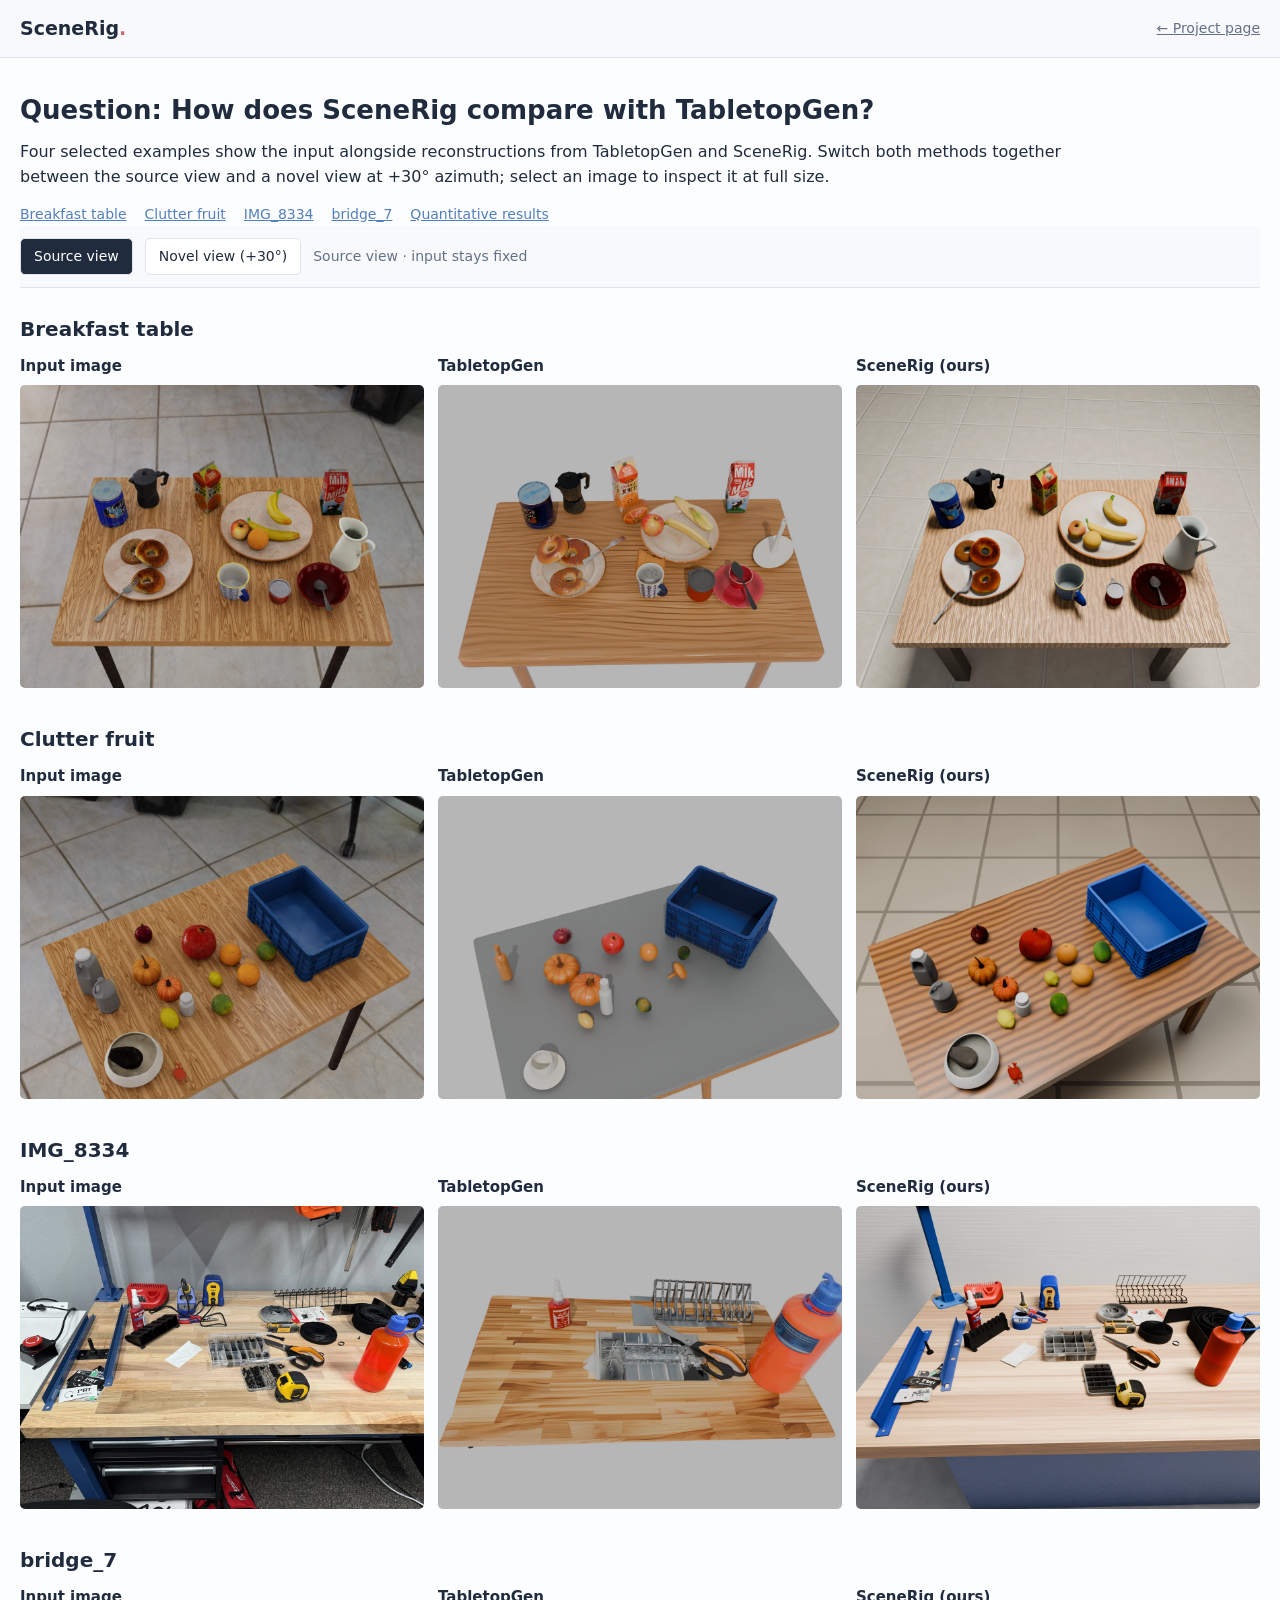
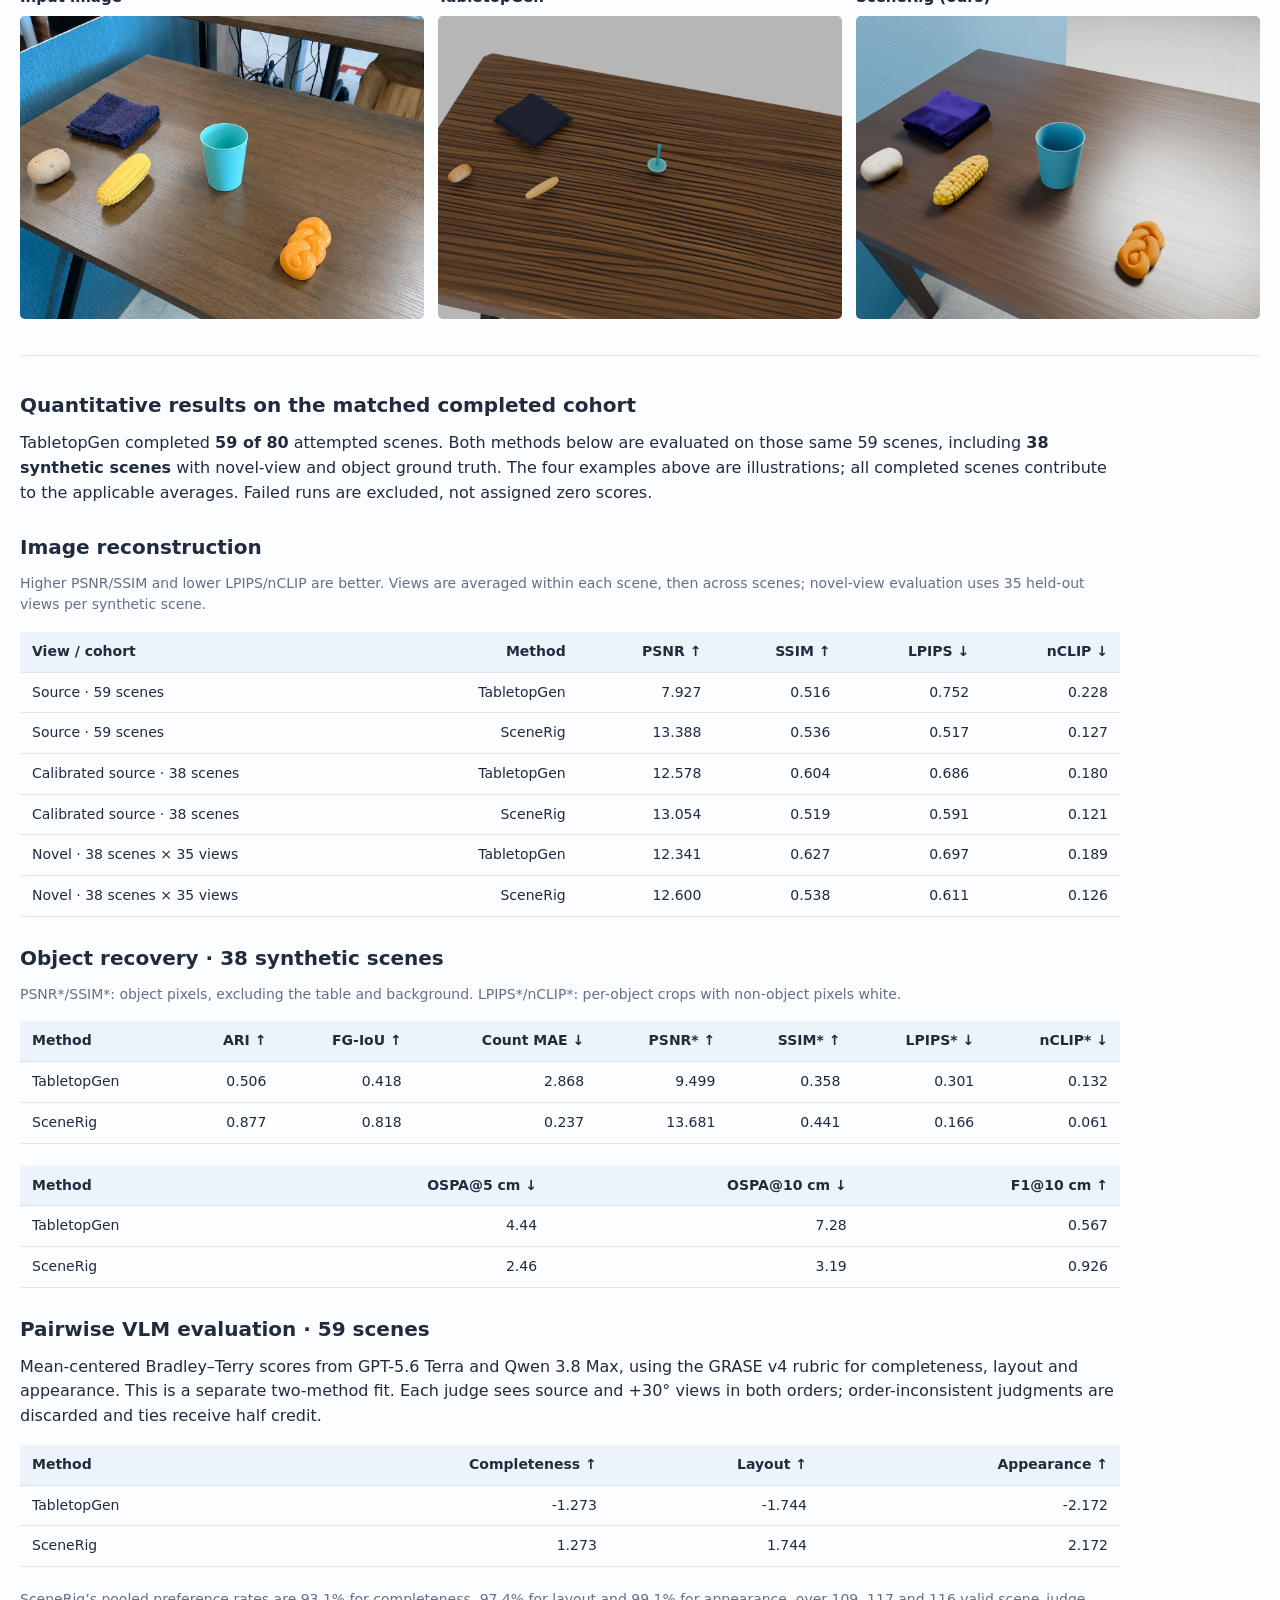
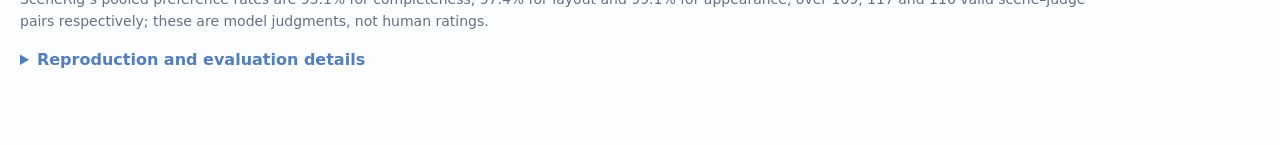
<file: rebuttal/tabletopgen/index.html>
<!doctype html><html lang="en"><head><meta charset="utf-8"><meta name="viewport" content="width=device-width,initial-scale=1"><meta name="robots" content="noindex"><title>SceneRig · TabletopGen comparison</title><meta name="description" content="Four TabletopGen and SceneRig reconstructions, with matched-cohort evaluation."><link rel="icon" href="../../assets/icon.svg" type="image/svg+xml"><style>
:root{--ink:#202b3e;--muted:#647087;--blue:#537fbc;--coral:#c96a72;--line:#dfe5ee;font-family:Avenir,"Avenir Next","Segoe UI",system-ui,sans-serif;color:var(--ink);line-height:1.55}*{box-sizing:border-box}body{margin:0;background:#fcfdff}a{color:var(--blue)}a:focus-visible,button:focus-visible{outline:3px solid var(--blue);outline-offset:3px}.wrap{max-width:1440px;margin:auto;padding-inline:20px}.header{border-bottom:1px solid var(--line);background:#f8f9fc}.header .wrap{display:flex;align-items:center;justify-content:space-between;padding-block:14px}.wordmark{font-weight:800;font-size:19px;text-decoration:none;color:var(--ink)}.wordmark span{color:var(--coral)}.back,.note{font-size:14px;color:var(--muted)}main{padding-block:12px 56px}h1{font-size:26px;line-height:1.3;margin:24px 0 12px}h2{font-size:20px;margin:26px 0 10px}p{max-width:1100px;margin:8px 0 14px}.controls{display:flex;align-items:center;flex-wrap:wrap;gap:12px;background:#f8f9fc;padding:12px 0;position:sticky;top:0;z-index:2;border-bottom:1px solid var(--line)}button{font:inherit;font-size:14px;padding:7px 13px;cursor:pointer;border:1px solid var(--line);border-radius:5px;background:white;color:var(--ink)}button[aria-pressed=true]{background:var(--ink);color:white}.jumps{display:flex;gap:18px;flex-wrap:wrap;font-size:14px}.example{scroll-margin-top:140px;margin-block:22px 36px}.comparison{display:grid;grid-template-columns:repeat(3,minmax(0,1fr));gap:14px}figure{min-width:0;margin:0}figcaption{font-weight:700;font-size:15px;margin-bottom:7px}figure a{display:block}figure img{display:block;width:100%;height:auto;aspect-ratio:4/3;object-fit:contain;background:#edf0f5;border-radius:5px}.table-scroll{max-width:100%;overflow:auto;margin:16px 0 22px}table{border-collapse:collapse;font-size:14px;text-align:right;width:100%;max-width:1100px}th,td{padding:9px 12px;border-bottom:1px solid var(--line);white-space:nowrap}th:first-child,td:first-child{text-align:left}thead{background:#edf3fa}tbody th{font-weight:500}.metrics{border-top:1px solid var(--line);padding-top:8px}summary{cursor:pointer;color:var(--blue);font-weight:600}details{margin-block:16px}details p{font-size:14px}.view-label{font-size:14px;color:var(--muted)}@media(max-width:650px){.wrap{padding-inline:12px}h1{font-size:22px}.comparison{grid-template-columns:repeat(2,minmax(0,1fr));gap:10px}.comparison figure:first-child{grid-column:1/-1;width:60%;justify-self:center}figcaption{font-size:13px}.jumps{gap:12px}.controls{position:static}th,td{padding:8px}}
</style></head><body>
<header class="header"><div class="wrap"><a class="wordmark" href="../../">SceneRig<span>.</span></a><a class="back" href="../../">← Project page</a></div></header><main class="wrap"><h1>Question: How does SceneRig compare with TabletopGen?</h1><p>Four selected examples show the input alongside reconstructions from TabletopGen and SceneRig. Switch both methods together between the source view and a novel view at +30° azimuth; select an image to inspect it at full size.</p><nav class="jumps" aria-label="Examples"><a href="#breakfast-table">Breakfast table</a><a href="#clutter-fruit">Clutter fruit</a><a href="#img-8334">IMG_8334</a><a href="#bridge-7">bridge_7</a><a href="#scores">Quantitative results</a></nav><div class="controls" role="group" aria-label="Reconstruction view"><button data-view="source" aria-pressed="true">Source view</button><button data-view="novel" aria-pressed="false">Novel view (+30°)</button><span class="view-label" id="view-label" aria-live="polite">Source view · input stays fixed</span></div><section class="example" id="breakfast-table"><h2>Breakfast table</h2><div class="comparison"><figure><figcaption>Input image</figcaption><a href="media/breakfast-table-input.webp" target="_blank" rel="noopener"><img src="media/breakfast-table-input.webp" width="1200" height="900" loading="lazy" alt="Breakfast table — Input image, source view"></a></figure><figure><figcaption>TabletopGen</figcaption><a href="media/breakfast-table-tabletopgen-source.webp" target="_blank" rel="noopener" data-source="media/breakfast-table-tabletopgen-source.webp" data-novel="media/breakfast-table-tabletopgen-novel.webp"><img src="media/breakfast-table-tabletopgen-source.webp" width="1200" height="900" loading="lazy" alt="Breakfast table — TabletopGen, source view" data-source="media/breakfast-table-tabletopgen-source.webp" data-novel="media/breakfast-table-tabletopgen-novel.webp"></a></figure><figure><figcaption>SceneRig (ours)</figcaption><a href="media/breakfast-table-scenerig-source.webp" target="_blank" rel="noopener" data-source="media/breakfast-table-scenerig-source.webp" data-novel="media/breakfast-table-scenerig-novel.webp"><img src="media/breakfast-table-scenerig-source.webp" width="1200" height="900" loading="lazy" alt="Breakfast table — SceneRig (ours), source view" data-source="media/breakfast-table-scenerig-source.webp" data-novel="media/breakfast-table-scenerig-novel.webp"></a></figure></div></section><section class="example" id="clutter-fruit"><h2>Clutter fruit</h2><div class="comparison"><figure><figcaption>Input image</figcaption><a href="media/clutter-fruit-input.webp" target="_blank" rel="noopener"><img src="media/clutter-fruit-input.webp" width="1200" height="900" loading="lazy" alt="Clutter fruit — Input image, source view"></a></figure><figure><figcaption>TabletopGen</figcaption><a href="media/clutter-fruit-tabletopgen-source.webp" target="_blank" rel="noopener" data-source="media/clutter-fruit-tabletopgen-source.webp" data-novel="media/clutter-fruit-tabletopgen-novel.webp"><img src="media/clutter-fruit-tabletopgen-source.webp" width="1200" height="900" loading="lazy" alt="Clutter fruit — TabletopGen, source view" data-source="media/clutter-fruit-tabletopgen-source.webp" data-novel="media/clutter-fruit-tabletopgen-novel.webp"></a></figure><figure><figcaption>SceneRig (ours)</figcaption><a href="media/clutter-fruit-scenerig-source.webp" target="_blank" rel="noopener" data-source="media/clutter-fruit-scenerig-source.webp" data-novel="media/clutter-fruit-scenerig-novel.webp"><img src="media/clutter-fruit-scenerig-source.webp" width="1200" height="900" loading="lazy" alt="Clutter fruit — SceneRig (ours), source view" data-source="media/clutter-fruit-scenerig-source.webp" data-novel="media/clutter-fruit-scenerig-novel.webp"></a></figure></div></section><section class="example" id="img-8334"><h2>IMG_8334</h2><div class="comparison"><figure><figcaption>Input image</figcaption><a href="media/img-8334-input.webp" target="_blank" rel="noopener"><img src="media/img-8334-input.webp" width="1200" height="900" loading="lazy" alt="IMG_8334 — Input image, source view"></a></figure><figure><figcaption>TabletopGen</figcaption><a href="media/img-8334-tabletopgen-source.webp" target="_blank" rel="noopener" data-source="media/img-8334-tabletopgen-source.webp" data-novel="media/img-8334-tabletopgen-novel.webp"><img src="media/img-8334-tabletopgen-source.webp" width="1200" height="900" loading="lazy" alt="IMG_8334 — TabletopGen, source view" data-source="media/img-8334-tabletopgen-source.webp" data-novel="media/img-8334-tabletopgen-novel.webp"></a></figure><figure><figcaption>SceneRig (ours)</figcaption><a href="media/img-8334-scenerig-source.webp" target="_blank" rel="noopener" data-source="media/img-8334-scenerig-source.webp" data-novel="media/img-8334-scenerig-novel.webp"><img src="media/img-8334-scenerig-source.webp" width="1200" height="900" loading="lazy" alt="IMG_8334 — SceneRig (ours), source view" data-source="media/img-8334-scenerig-source.webp" data-novel="media/img-8334-scenerig-novel.webp"></a></figure></div></section><section class="example" id="bridge-7"><h2>bridge_7</h2><div class="comparison"><figure><figcaption>Input image</figcaption><a href="media/bridge-7-input.webp" target="_blank" rel="noopener"><img src="media/bridge-7-input.webp" width="1200" height="900" loading="lazy" alt="bridge_7 — Input image, source view"></a></figure><figure><figcaption>TabletopGen</figcaption><a href="media/bridge-7-tabletopgen-source.webp" target="_blank" rel="noopener" data-source="media/bridge-7-tabletopgen-source.webp" data-novel="media/bridge-7-tabletopgen-novel.webp"><img src="media/bridge-7-tabletopgen-source.webp" width="1200" height="900" loading="lazy" alt="bridge_7 — TabletopGen, source view" data-source="media/bridge-7-tabletopgen-source.webp" data-novel="media/bridge-7-tabletopgen-novel.webp"></a></figure><figure><figcaption>SceneRig (ours)</figcaption><a href="media/bridge-7-scenerig-source.webp" target="_blank" rel="noopener" data-source="media/bridge-7-scenerig-source.webp" data-novel="media/bridge-7-scenerig-novel.webp"><img src="media/bridge-7-scenerig-source.webp" width="1200" height="900" loading="lazy" alt="bridge_7 — SceneRig (ours), source view" data-source="media/bridge-7-scenerig-source.webp" data-novel="media/bridge-7-scenerig-novel.webp"></a></figure></div></section>
<section class="metrics" id="scores"><h2>Quantitative results on the matched completed cohort</h2><p>TabletopGen completed <b>59 of 80</b> attempted scenes. Both methods below are evaluated on those same 59 scenes, including <b>38 synthetic scenes</b> with novel-view and object ground truth. The four examples above are illustrations; all completed scenes contribute to the applicable averages. Failed runs are excluded, not assigned zero scores.</p><h2>Image reconstruction</h2><p class="note">Higher PSNR/SSIM and lower LPIPS/nCLIP are better. Views are averaged within each scene, then across scenes; novel-view evaluation uses 35 held-out views per synthetic scene.</p><div class="table-scroll"><table><thead><tr><th scope="col">View / cohort</th><th scope="col">Method</th><th scope="col">PSNR ↑</th><th scope="col">SSIM ↑</th><th scope="col">LPIPS ↓</th><th scope="col">nCLIP ↓</th></tr></thead><tbody><tr><th scope="row">Source · 59 scenes</th><td>TabletopGen</td><td>7.927</td><td>0.516</td><td>0.752</td><td>0.228</td></tr><tr><th scope="row">Source · 59 scenes</th><td>SceneRig</td><td>13.388</td><td>0.536</td><td>0.517</td><td>0.127</td></tr><tr><th scope="row">Calibrated source · 38 scenes</th><td>TabletopGen</td><td>12.578</td><td>0.604</td><td>0.686</td><td>0.180</td></tr><tr><th scope="row">Calibrated source · 38 scenes</th><td>SceneRig</td><td>13.054</td><td>0.519</td><td>0.591</td><td>0.121</td></tr><tr><th scope="row">Novel · 38 scenes × 35 views</th><td>TabletopGen</td><td>12.341</td><td>0.627</td><td>0.697</td><td>0.189</td></tr><tr><th scope="row">Novel · 38 scenes × 35 views</th><td>SceneRig</td><td>12.600</td><td>0.538</td><td>0.611</td><td>0.126</td></tr></tbody></table></div><h2>Object recovery · 38 synthetic scenes</h2><p class="note">PSNR*/SSIM*: object pixels, excluding the table and background. LPIPS*/nCLIP*: per-object crops with non-object pixels white.</p><div class="table-scroll"><table><thead><tr><th scope="col">Method</th><th scope="col">ARI ↑</th><th scope="col">FG-IoU ↑</th><th scope="col">Count MAE ↓</th><th scope="col">PSNR* ↑</th><th scope="col">SSIM* ↑</th><th scope="col">LPIPS* ↓</th><th scope="col">nCLIP* ↓</th></tr></thead><tbody><tr><th scope="row">TabletopGen</th><td>0.506</td><td>0.418</td><td>2.868</td><td>9.499</td><td>0.358</td><td>0.301</td><td>0.132</td></tr><tr><th scope="row">SceneRig</th><td>0.877</td><td>0.818</td><td>0.237</td><td>13.681</td><td>0.441</td><td>0.166</td><td>0.061</td></tr></tbody></table></div><div class="table-scroll"><table><thead><tr><th scope="col">Method</th><th scope="col">OSPA@5 cm ↓</th><th scope="col">OSPA@10 cm ↓</th><th scope="col">F1@10 cm ↑</th></tr></thead><tbody><tr><th scope="row">TabletopGen</th><td>4.44</td><td>7.28</td><td>0.567</td></tr><tr><th scope="row">SceneRig</th><td>2.46</td><td>3.19</td><td>0.926</td></tr></tbody></table></div><h2>Pairwise VLM evaluation · 59 scenes</h2><p>Mean-centered Bradley–Terry scores from GPT-5.6 Terra and Qwen 3.8 Max, using the GRASE v4 rubric for completeness, layout and appearance. This is a separate two-method fit. Each judge sees source and +30° views in both orders; order-inconsistent judgments are discarded and ties receive half credit.</p><div class="table-scroll"><table><thead><tr><th scope="col">Method</th><th scope="col">Completeness ↑</th><th scope="col">Layout ↑</th><th scope="col">Appearance ↑</th></tr></thead><tbody><tr><th scope="row">TabletopGen</th><td>-1.273</td><td>-1.744</td><td>-2.172</td></tr><tr><th scope="row">SceneRig</th><td>1.273</td><td>1.744</td><td>2.172</td></tr></tbody></table></div><p class="note">SceneRig’s pooled preference rates are 93.1% for completeness, 97.4% for layout and 99.1% for appearance, over 109, 117 and 116 valid scene–judge pairs respectively; these are model judgments, not human ratings.</p><details><summary>Reproduction and evaluation details</summary><p>Reproduction required API/model substitutions and fixes to the local Hunyuan3D adapter. The run uses 3,000 physics steps. Source-mask registration uses supplied calibration for synthetic scenes and estimated intrinsics for real images.</p><p>The source row scores TabletopGen’s saved pyrender output against SceneRig’s existing Cycles rerenders. The calibrated-source and novel rows use Cycles for both methods; renderer versions, sample counts, lights and backgrounds are not normalized. The qualitative panels above use the archived Cycles views used for VLM evaluation, so they differ from the TabletopGen saved source images scored in the first row. Images are resized and WebP-encoded for display, with no brightness adjustment; metrics use the original images.</p><p>Both methods use the same +30° azimuth rule around their registered scenes, preserving each method’s orbital radius and elevation. This does not imply identical camera extrinsics. Object-layout scores use global scale alignment; OSPA values and cutoffs are in centimeters. Real scenes lack object and novel-view ground truth.</p><p>The 21 incomplete runs comprise 17 top-view quality-check failures, three Seedream input rejections and one missing support surface. These completion counts describe this reproduction with its substitutions, not the original authors’ reported success rate.</p><p><a href="scores.json">Download aggregate scores and protocol</a></p></details></section></main><script>
document.querySelectorAll('button[data-view]').forEach(button=>button.addEventListener('click',()=>{const view=button.dataset.view;document.querySelectorAll('button[data-view]').forEach(b=>b.setAttribute('aria-pressed',String(b===button)));document.querySelectorAll('img[data-source]').forEach(img=>{img.src=img.dataset[view];img.alt=img.alt.replace(/, (source view|novel view)$/,', '+(view==='source'?'source view':'novel view'));});document.querySelectorAll('a[data-source]').forEach(a=>a.href=a.dataset[view]);document.getElementById('view-label').textContent=view==='source'?'Source view · input stays fixed':'Novel view: +30° azimuth · input stays fixed';}));
</script></body></html>
</file>
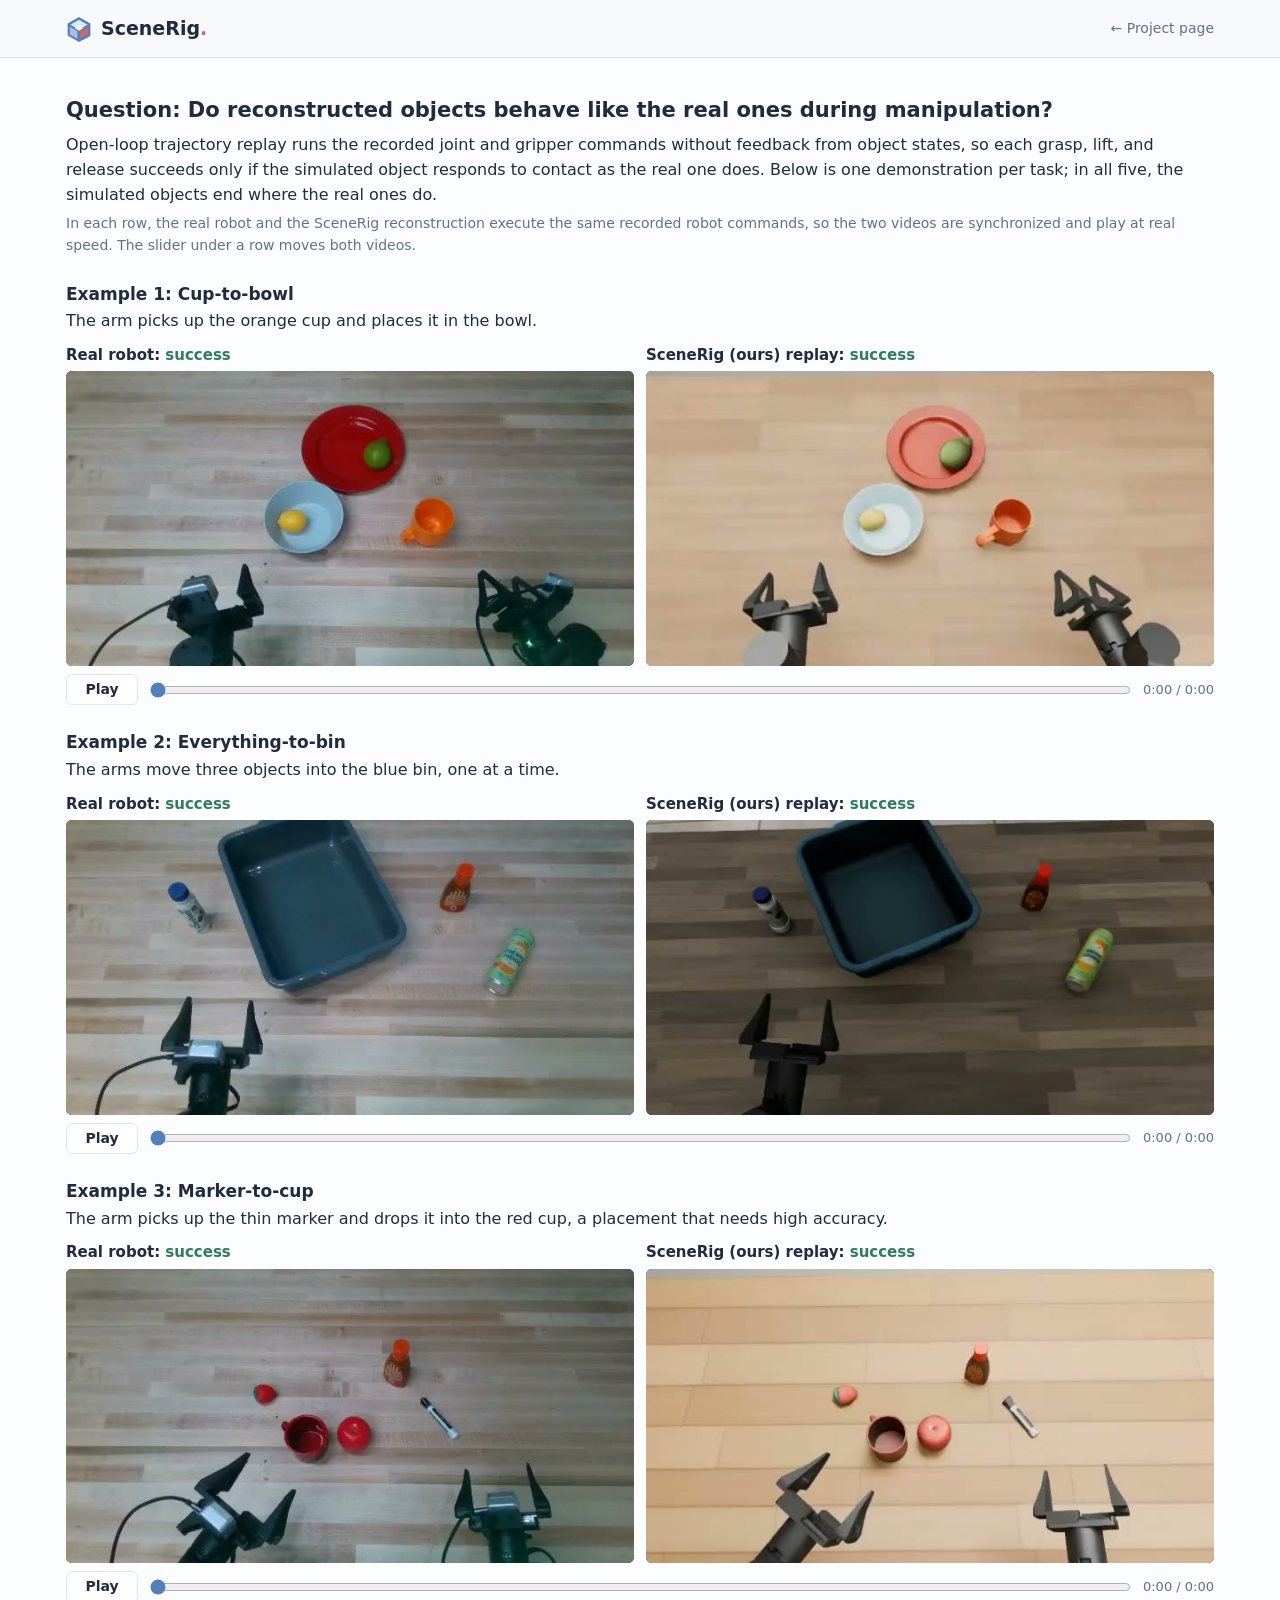
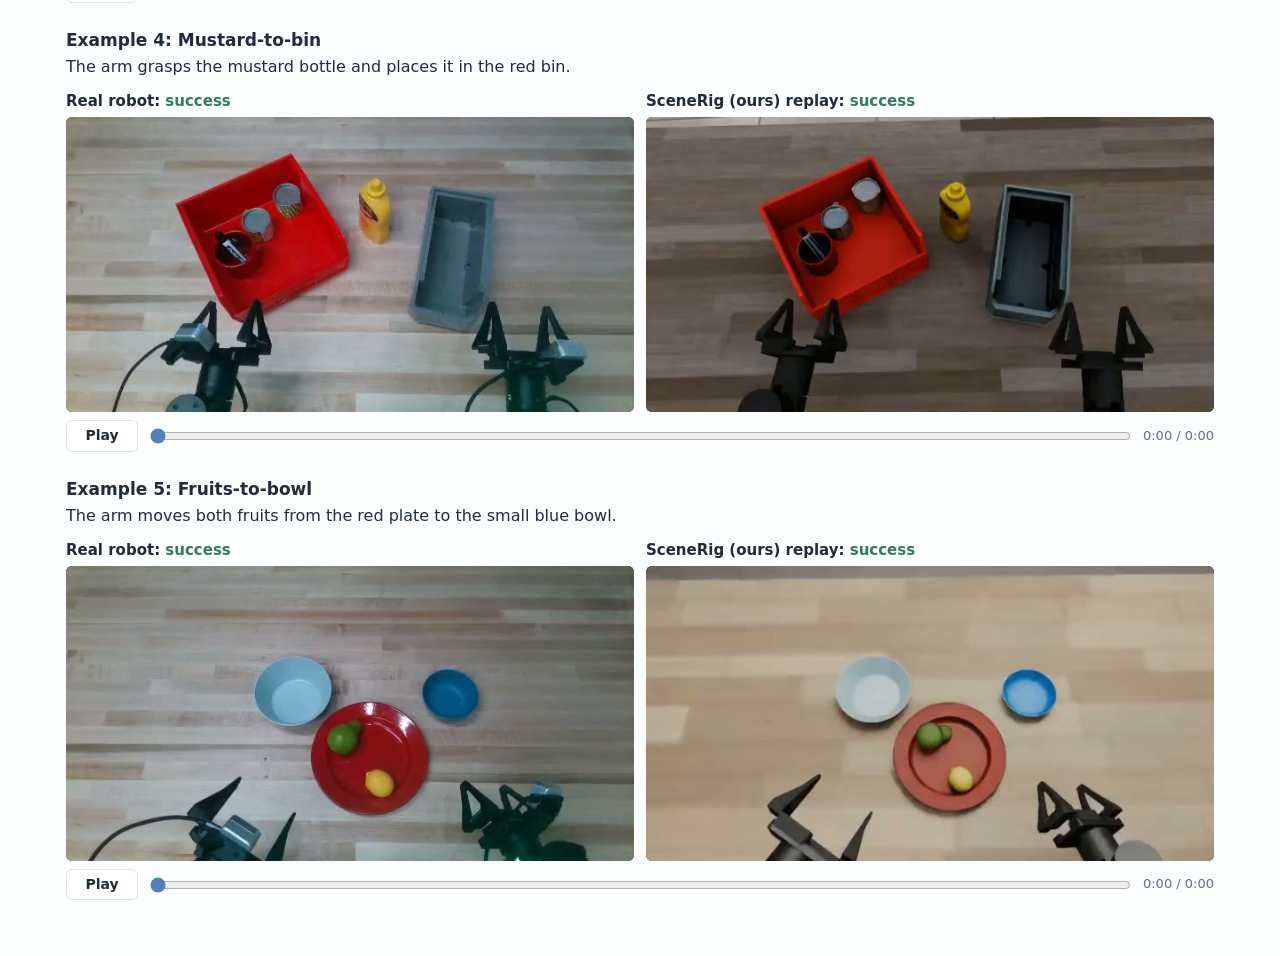
<file: rebuttal/trajectory_replay/index.html>
<!doctype html>
<html lang="en">
  <head>
    <meta charset="utf-8" />
    <meta name="viewport" content="width=device-width,initial-scale=1" />
    <meta name="robots" content="noindex" />
    <meta name="description" content="Videos for Reviewer yuWZ: real and SceneRig open-loop trajectory replays, synchronized." />
    <title>SceneRig · Synchronized trajectory replays</title>
    <link rel="icon" href="../../assets/icon.svg" type="image/svg+xml" />
    <style>
      :root {
        --ink: #202b3e;
        --muted: #647087;
        --blue: #537fbc;
        --coral: #c96a72;
        --line: #dfe5ee;
        --pass: #2f7d5b;
        font-family: Avenir, "Avenir Next", "Segoe UI", system-ui, sans-serif;
        color: var(--ink);
        line-height: 1.55;
      }
      * { box-sizing: border-box; }
      body { margin: 0; background: #fcfdff; }
      a { color: var(--blue); }
      .wrap { max-width: 1180px; margin: 0 auto; padding-inline: max(16px, env(safe-area-inset-left, 0px)); }
      .site-header { border-bottom: 1px solid var(--line); background: #f8f9fcee; position: sticky; top: 0; z-index: 5; backdrop-filter: blur(8px); }
      .site-header .wrap { display: flex; align-items: center; justify-content: space-between; gap: 16px; padding-block: 14px; }
      .wordmark { display: inline-flex; align-items: center; gap: 9px; font-weight: 800; font-size: 19px; color: var(--ink); text-decoration: none; }
      .wordmark i { font-style: normal; color: var(--coral); }
      .back { font-size: 14px; color: var(--muted); text-decoration: none; }
      .back:hover { color: var(--ink); }
      main { padding-block: 8px 56px; }
      h1 { font-size: 28px; line-height: 1.2; margin: 28px 0 6px; }
      .how { margin: 6px 0 0; font-size: 14px; color: var(--muted); }
      h2 { font-size: 21px; margin: 36px 0 6px; padding-top: 20px; border-top: 1px solid var(--line); }
      main > h2:first-child { border-top: 0; padding-top: 0; margin-top: 28px; }
      .answer { margin: 0; }
      h3 { font-size: 17px; margin: 24px 0 2px; }
      .why { margin: 0 0 10px; }
      .duo { display: grid; grid-template-columns: repeat(2, minmax(0, 1fr)); gap: 12px; }
      figure { margin: 0; min-width: 0; }
      figcaption { font-weight: 700; font-size: 15px; margin-bottom: 4px; }
      .ok { color: var(--pass); }
      video { display: block; width: 100%; aspect-ratio: 640 / 332; background: #10141b; border-radius: 6px; cursor: pointer; }
      .bar { display: flex; align-items: center; gap: 12px; margin-top: 8px; }
      .bar button { font: inherit; font-size: 14px; font-weight: 700; width: 72px; padding: 4px 0; color: var(--ink); background: #fff; border: 1px solid var(--line); border-radius: 6px; cursor: pointer; }
      .bar input { flex: 1; min-width: 0; margin: 0; accent-color: var(--blue); cursor: pointer; }
      .bar .time { font-size: 13px; color: var(--muted); font-variant-numeric: tabular-nums; white-space: nowrap; }
      @media (max-width: 720px) { .duo { grid-template-columns: minmax(0, 1fr); } }
    </style>
  </head>
  <body>
    <header class="site-header">
      <div class="wrap">
        <a class="wordmark" href="../../"><img src="../../assets/icon.svg" width="26" height="26" alt="" /><span>SceneRig<i>.</i></span></a>
        <a class="back" href="../../#robotics">← Project page</a>
      </div>
    </header>

    <main class="wrap">
      <h2>Question: Do reconstructed objects behave like the real ones during manipulation?</h2>
      <p class="answer">
        Open-loop trajectory replay runs the recorded joint and gripper commands without feedback from
        object states, so each grasp, lift, and release succeeds only if the simulated object responds
        to contact as the real one does. Below is one demonstration per task; in all five, the
        simulated objects end where the real ones do.
      </p>
      <p class="how">In each row, the real robot and the SceneRig reconstruction execute the same recorded robot commands, so the two videos are synchronized and play at real speed. The slider under a row moves both videos.</p>

      <h3>Example 1: Cup-to-bowl</h3>
      <p class="why">The arm picks up the orange cup and places it in the bowl.</p>
      <div class="duo">
        <figure><figcaption>Real robot: <span class="ok">success</span></figcaption>
          <video src="media/cup-in-bowl-real.mp4" poster="media/cup-in-bowl-real.jpg" preload="auto" muted playsinline></video></figure>
        <figure><figcaption>SceneRig (ours) replay: <span class="ok">success</span></figcaption>
          <video src="media/cup-in-bowl-scenerig.mp4" poster="media/cup-in-bowl-scenerig.jpg" preload="auto" muted playsinline></video></figure>
      </div>

      <h3>Example 2: Everything-to-bin</h3>
      <p class="why">The arms move three objects into the blue bin, one at a time.</p>
      <div class="duo">
        <figure><figcaption>Real robot: <span class="ok">success</span></figcaption>
          <video src="media/everything-in-bin-real.mp4" poster="media/everything-in-bin-real.jpg" preload="auto" muted playsinline></video></figure>
        <figure><figcaption>SceneRig (ours) replay: <span class="ok">success</span></figcaption>
          <video src="media/everything-in-bin-scenerig.mp4" poster="media/everything-in-bin-scenerig.jpg" preload="auto" muted playsinline></video></figure>
      </div>

      <h3>Example 3: Marker-to-cup</h3>
      <p class="why">The arm picks up the thin marker and drops it into the red cup, a placement that needs high accuracy.</p>
      <div class="duo">
        <figure><figcaption>Real robot: <span class="ok">success</span></figcaption>
          <video src="media/marker-in-cup-real.mp4" poster="media/marker-in-cup-real.jpg" preload="auto" muted playsinline></video></figure>
        <figure><figcaption>SceneRig (ours) replay: <span class="ok">success</span></figcaption>
          <video src="media/marker-in-cup-scenerig.mp4" poster="media/marker-in-cup-scenerig.jpg" preload="auto" muted playsinline></video></figure>
      </div>

      <h3>Example 4: Mustard-to-bin</h3>
      <p class="why">The arm grasps the mustard bottle and places it in the red bin.</p>
      <div class="duo">
        <figure><figcaption>Real robot: <span class="ok">success</span></figcaption>
          <video src="media/mustard-in-bin-real.mp4" poster="media/mustard-in-bin-real.jpg" preload="auto" muted playsinline></video></figure>
        <figure><figcaption>SceneRig (ours) replay: <span class="ok">success</span></figcaption>
          <video src="media/mustard-in-bin-scenerig.mp4" poster="media/mustard-in-bin-scenerig.jpg" preload="auto" muted playsinline></video></figure>
      </div>

      <h3>Example 5: Fruits-to-bowl</h3>
      <p class="why">The arm moves both fruits from the red plate to the small blue bowl.</p>
      <div class="duo">
        <figure><figcaption>Real robot: <span class="ok">success</span></figcaption>
          <video src="media/fruits-to-bowl-real.mp4" poster="media/fruits-to-bowl-real.jpg" preload="auto" muted playsinline></video></figure>
        <figure><figcaption>SceneRig (ours) replay: <span class="ok">success</span></figcaption>
          <video src="media/fruits-to-bowl-scenerig.mp4" poster="media/fruits-to-bowl-scenerig.jpg" preload="auto" muted playsinline></video></figure>
      </div>
    </main>

    <script>
      // The videos of a row share one timeline, set by the longest video; seeking moves both, and a
      // shorter video holds its last frame. Rows play when scrolled into view and restart after ending.
      const BAR = '<div class="bar"><button type="button">Play</button>' +
        '<input type="range" min="0" max="1" step="0.01" value="0" aria-label="Position of both videos">' +
        '<span class="time">0:00 / 0:00</span></div>';
      const fmt = s => `${Math.floor(s / 60)}:${String(Math.floor(s % 60)).padStart(2, '0')}`;
      for (const row of document.querySelectorAll('.duo')) {
        row.insertAdjacentHTML('afterend', BAR);
        const bar = row.nextElementSibling;
        const [btn, range, time] = [bar.querySelector('button'), bar.querySelector('input'), bar.querySelector('.time')];
        const vids = [...row.querySelectorAll('video')];
        let playing = false, dragging = false, wasPlaying = false, started = false, timer;
        const master = () => vids.reduce((a, b) => ((b.duration || 0) > (a.duration || 0) ? b : a));
        const atEnd = v => v.currentTime >= v.duration - 0.05;
        const show = t => { time.textContent = `${fmt(t)} / ${fmt(master().duration || 0)}`; };
        const setPlaying = p => { playing = p; btn.textContent = p ? 'Pause' : 'Play'; };
        const seek = t => { for (const v of vids) if (v.duration) v.currentTime = Math.min(t, v.duration - 0.02); };
        const pause = () => { clearTimeout(timer); setPlaying(false); for (const v of vids) v.pause(); };
        const play = () => {
          clearTimeout(timer);
          if (atEnd(master())) seek(0);
          setPlaying(true);
          for (const v of vids) if (!atEnd(v)) v.play().catch(() => setPlaying(false));
        };
        btn.addEventListener('click', () => (playing ? pause() : play()));
        range.addEventListener('input', () => {
          if (!dragging) { dragging = true; wasPlaying = playing; pause(); }
          seek(+range.value); show(+range.value);
        });
        range.addEventListener('change', () => {
          dragging = false;
          if (wasPlaying && +range.value < master().duration - 0.05) play();
        });
        for (const v of vids) {
          v.muted = true;
          v.addEventListener('click', () => (playing ? pause() : play()));
          v.addEventListener('ended', () => { if (v === master() && playing) timer = setTimeout(play, 1500); });
        }
        const tick = () => {
          const m = master();
          if (!dragging && m.duration) {
            range.max = m.duration; range.value = m.currentTime; show(m.currentTime);
            if (playing) for (const v of vids)  // correct drift against the longest video
              if (v !== m && !v.paused && Math.abs(v.currentTime - m.currentTime) > 0.3) v.currentTime = m.currentTime;
          }
          requestAnimationFrame(tick);
        };
        requestAnimationFrame(tick);
        // Start each row the first time it scrolls into view, once both videos can play.
        const ready = () => Promise.race([
          Promise.all(vids.map(v => v.readyState >= 3 ? 1 : new Promise(r => v.addEventListener('canplay', r, { once: true })))),
          new Promise(r => setTimeout(r, 3000)),
        ]);
        new IntersectionObserver((entries, obs) => {
          if (!started && entries.some(e => e.isIntersecting)) { started = true; obs.disconnect(); ready().then(play); }
        }, { threshold: 0.4 }).observe(row);
      }
    </script>
  </body>
</html>
</file>
<file: styles.css>
@charset "UTF-8";
:root {
  --ink: #202b3e;
  --muted: #647087;
  --blue: #537fbc;
  --blue-dark: #365f96;
  --coral: #c96a72;
  --lilac: #8b7fae;
  --line: #dfe5ee;
  --pale: #f4f7fc;
  --radius: 15px;
  --shadow: 0 14px 44px #273b5910;
  font-family: Avenir, "Avenir Next", "Segoe UI", sans-serif;
  color: var(--ink);
  font-synthesis: none;
  line-height: 1.55;
  scroll-behavior: smooth;
  scroll-padding-top: 90px;
}
* {
  box-sizing: border-box;
}
body {
  margin: 0;
  background: #fcfdff;
}
button,
input,
select {
  font: inherit;
}
button,
a,
input,
select {
  -webkit-tap-highlight-color: transparent;
}
button {
  cursor: pointer;
}
a {
  color: inherit;
  text-decoration: none;
}
button {
  color: inherit;
}
button:disabled {
  cursor: default;
  opacity: 0.45;
}
img {
  display: block;
  max-width: 100%;
  height: auto;
}
figure,
p,
h1,
h2,
h3 {
  margin: 0;
}
button:focus-visible,
a:focus-visible,
select:focus-visible,
summary:focus-visible {
  outline: 3px solid var(--blue);
  outline-offset: 4px;
}
::selection {
  background: #dce8fa;
}
section[id] {
  scroll-margin-top: 85px;
}
.section-wrap {
  width: min(1280px, calc(100% - 80px));
  margin-inline: auto;
}
.skip-link {
  position: fixed;
  top: -100px;
  left: 20px;
  z-index: 20;
  background: white;
  padding: 12px;
}
.skip-link:focus {
  top: 10px;
}
.site-header {
  height: 74px;
  display: flex;
  align-items: center;
  justify-content: space-between;
  padding-inline: max(40px, calc((100vw - 1280px) / 2));
  border-bottom: 1px solid #e4e8f180;
  background: #fcfdfff2;
  position: sticky;
  top: 0;
  z-index: 10;
  backdrop-filter: blur(16px);
}
.wordmark {
  display: inline-flex;
  align-items: center;
  gap: 8px;
  font-size: 23px;
  font-weight: 750;
  letter-spacing: -1px;
}
.wordmark-dot {
  color: var(--coral);
  margin-left: -7px;
}
.site-header nav {
  display: flex;
  gap: 32px;
  font-size: 13px;
  font-weight: 600;
  color: #536079;
}
.site-header nav a:hover {
  color: var(--blue);
}
.hero {
  padding-top: 36px;
  text-align: center;
}
.eyebrow {
  text-transform: uppercase;
  font-size: 11px;
  font-weight: 750;
  letter-spacing: 2px;
  color: var(--blue-dark);
  margin-bottom: 13px;
}
.hero h1 {
  font-size: clamp(58px, 5.5vw, 78px);
  letter-spacing: -5px;
  line-height: 1.05;
  font-weight: 800;
}
.hero h1 span {
  color: var(--blue);
}
.hero-subtitle {
  font-size: clamp(26px, 2.9vw, 39px);
  line-height: 1.19;
  letter-spacing: -1.4px;
  font-weight: 550;
  margin: 18px auto 0;
  max-width: 1000px;
  text-wrap: balance;
}
.hero-subtitle > span {
  display: block;
}
@media (max-width: 600px) {
  .hero-subtitle > span {
    display: inline;
  }
}
.paper-title {
  font-size: 12px;
  color: var(--muted);
  margin-top: 13px;
}
.paper-authors {
  display: flex;
  flex-wrap: wrap;
  justify-content: center;
  gap: 7px 20px;
  max-width: 940px;
  margin: 21px auto 0;
  font-size: 16px;
  font-weight: 550;
}
.paper-authors > span,
.paper-affiliations > span {
  white-space: nowrap;
}
.paper-authors sup,
.paper-affiliations sup {
  font-size: 0.68em;
  color: var(--blue-dark);
  margin-left: 2px;
}
.paper-affiliations {
  display: flex;
  flex-wrap: wrap;
  justify-content: center;
  gap: 4px 24px;
  margin-top: 9px;
  color: var(--muted);
  font-size: 14px;
}
.paper-author-notes {
  display: flex;
  flex-wrap: wrap;
  justify-content: center;
  gap: 3px 16px;
  margin-top: 7px;
  color: var(--muted);
  font-size: 12px;
  line-height: 1.5;
}
.hero-description {
  font-size: 18px;
  margin: 14px 0 17px;
  color: #4d5c72;
}
.hero-links {
  display: flex;
  flex-wrap: wrap;
  justify-content: center;
  gap: 10px;
}
.button {
  border: 1px solid transparent;
  border-radius: 7px;
  display: inline-flex;
  align-items: center;
  justify-content: center;
  gap: 10px;
  padding: 11px 17px;
  font-size: 13px;
  font-weight: 650;
  line-height: 1.3;
  transition:
    background 0.18s,
    transform 0.18s;
}
.button:hover {
  transform: translateY(-1px);
}
.button-icon {
  width: 17px;
  height: 17px;
  flex: none;
  fill: none;
  stroke: currentColor;
  stroke-width: 1.7;
  stroke-linecap: round;
  stroke-linejoin: round;
}
.button.coming-soon {
  color: var(--muted);
  background: #f4f6fa;
  opacity: 1;
  cursor: default;
  transform: none;
}
.coming-soon-label {
  font-size: 10px;
  font-weight: 500;
  white-space: nowrap;
}
.primary {
  background: var(--blue-dark);
  color: white;
}
.primary:hover {
  background: #284f83;
}
.secondary {
  background: white;
  border-color: var(--line);
  color: var(--ink);
}
.secondary:hover {
  background: #f0f4fa;
}
.button.small {
  font-size: 12px;
  padding: 9px 13px;
}
.text-button {
  background: none;
  border: 0;
  padding: 3px 0;
  color: var(--blue-dark);
  font-size: 11px;
  text-decoration: underline;
  text-underline-offset: 3px;
}
.icon-button {
  border: 1px solid var(--line);
  background: white;
  border-radius: 6px;
  height: 33px;
  width: 35px;
}
.icon-button:hover {
  background: #edf2fa;
}
.teaser {
  margin-top: 30px;
  text-align: left;
  border: 1px solid var(--line);
  border-radius: var(--radius);
  background: #fff;
  overflow: hidden;
  box-shadow: var(--shadow);
}
.teaser-reconstruction {
  display: grid;
  grid-template-columns: minmax(0, var(--input-column, 30fr)) 24px minmax(0, var(--scene-column, 70fr));
  grid-template-areas: "input divider scene";
  align-items: start;
  gap: 18px 8px;
  padding: 25px 25px 13px;
  background: linear-gradient(116deg, #fffafa 0%, white 43%, #f2f6ff 100%);
}
.input-panel {
  grid-area: input;
  align-self: center;
}
.teaser-divider {
  grid-area: divider;
  position: relative;
  align-self: stretch;
  cursor: col-resize;
  touch-action: none;
  border-radius: 6px;
}
.teaser-divider::before,
.teaser-divider::after {
  content: "";
  position: absolute;
  left: 50%;
  transform: translateX(-50%);
  border-radius: 4px;
  background: #cbd4e2;
}
.teaser-divider::before {
  width: 1px;
  top: 24px;
  bottom: 24px;
}
.teaser-divider::after {
  width: 6px;
  height: 44px;
  top: calc(50% - 22px);
}
.teaser-divider:hover::after,
.teaser-divider:focus-visible::after,
.teaser-reconstruction.is-resizing .teaser-divider::after {
  background: var(--blue-dark);
}
.teaser-divider:focus-visible {
  outline: 2px solid var(--blue-dark);
  outline-offset: 1px;
}
.teaser-reconstruction.is-resizing {
  user-select: none;
  cursor: col-resize;
}
.scene-panel {
  grid-area: scene;
}
.step-title {
  display: flex;
  gap: 9px;
  align-items: flex-start;
  font-size: 13px;
  font-weight: 700;
  line-height: 1.35;
  margin-bottom: 16px;
}
.step-title small {
  display: block;
  font-weight: 400;
  color: var(--muted);
  font-size: 10px;
  margin-top: 4px;
}
.step-number {
  width: 25px;
  height: 25px;
  display: inline-grid;
  place-items: center;
  border-radius: 50%;
  background: #e7edf8;
  color: var(--blue-dark);
  font-size: 10px;
  flex-shrink: 0;
}
.input-panel .step-number {
  background: #f9e7e9;
  color: #ab5560;
}
.input-image {
  position: relative;
  border-radius: 6px;
  overflow: hidden;
  border: 1px solid #c96a724d;
}
.input-image img {
  width: 100%;
  aspect-ratio: 16/9;
  object-fit: contain;
  background: #f3f3f3;
}
.image-tag {
  position: absolute;
  top: 7px;
  left: 7px;
  border-radius: 4px;
  padding: 2px 7px;
  background: #fffefce6;
  font-size: 9px;
  font-weight: 650;
}
.ours-text {
  color: var(--blue-dark);
}
.scene-panel .step-title {
  margin-bottom: 6px;
}
.clay-slider {
  isolation: isolate;
  position: relative;
  aspect-ratio: 1472/948;
  width: 100%;
  overflow: hidden;
  background: radial-gradient(
    ellipse at 50% 65%,
    #fff 0%,
    #f3f6fd 67%,
    #f0f4fc 100%
  );
  border-radius: 8px;
}
.clay-slider > img,
.clay-slider > video,
.texture-reveal,
.texture-reveal img,
.texture-reveal video {
  position: absolute;
  inset: 0;
  width: 100%;
  height: 100%;
  object-fit: contain;
}
.texture-reveal {
  clip-path: inset(0 calc(100% - var(--split)) 0 0);
}
.slider-labels {
  position: absolute;
  inset: 10px 12px auto;
  display: flex;
  justify-content: space-between;
  pointer-events: none;
  font-size: 10px;
  color: #5f6d84;
}
.slider-labels span {
  background: #ffffffcf;
  padding: 2px 6px;
  border-radius: 3px;
}
.slider-seam {
  position: absolute;
  inset: 7% auto 5% var(--split);
  width: 1px;
  background: #7990b5a8;
  pointer-events: none;
  filter: drop-shadow(0 1px 2px #fff);
}
.slider-seam > span {
  position: absolute;
  top: 50%;
  left: 50%;
  transform: translate(-50%, -50%);
  display: grid;
  place-items: center;
  width: 30px;
  height: 30px;
  border: 1px solid #a2b2cc;
  border-radius: 50%;
  background: #fff;
  font-size: 18px;
  color: var(--blue-dark);
  letter-spacing: 1px;
}
.clay-range {
  position: absolute;
  inset: 0;
  width: 100%;
  height: 100%;
  margin: 0;
  opacity: 0;
  cursor: ew-resize;
}
.clay-slider:focus-within {
  outline: 3px solid var(--blue);
  outline-offset: 2px;
}
.slider-caption {
  display: flex;
  gap: 8px;
  justify-content: flex-end;
  align-items: center;
  font-size: 9px;
  color: var(--muted);
  margin-top: 5px;
}
.teaser-applications {
  padding: 20px 25px 17px;
  border-top: 1px solid #e4e7f1;
  background: #fff;
}
.application-intro {
  display: flex;
  justify-content: space-between;
  align-items: start;
  gap: 20px;
}
.application-intro .step-title {
  margin-bottom: 18px;
}
.small-note {
  font-size: 11px;
  color: var(--muted);
  padding-top: 4px;
}
.hero-robotics-grid {
  display: grid;
  grid-template-columns: minmax(0, 1fr);
  gap: 16px;
}
.hero-application {
  background: #f7f9fc;
  padding: 13px;
  border: 1px solid #e4e9f2;
  border-radius: 9px;
}
.hero-application:last-child {
  background: #f9f7fc;
  border-color: #e8e3f1;
}
.hero-application header {
  display: flex;
  align-items: start;
  justify-content: space-between;
  gap: 9px;
  margin-bottom: 10px;
}
.hero-application h3 {
  font-size: 13px;
  line-height: 1.3;
}
.hero-application header p {
  font-size: 11px;
  color: var(--muted);
  margin-top: 3px;
}
.hero-play {
  background: white;
  border: 1px solid var(--line);
  border-radius: 5px;
  font-size: 10px;
  padding: 4px 9px;
  white-space: nowrap;
}
.hero-video-row {
  display: grid;
  grid-template-columns: repeat(3, minmax(0, 1fr));
  gap: 12px;
}
.hero-video-row video {
  display: block;
  width: 100%;
  aspect-ratio: 16/9;
  object-fit: contain;
  background: #141924;
  border-radius: 5px;
}
.hero-video-row figcaption {
  display: flex;
  justify-content: space-between;
  align-items: center;
  font-size: 12px;
  padding-top: 7px;
  color: #49596f;
}
.video-outcome {
  font-size: 9px;
  background: #e8edf7;
  color: var(--blue-dark);
  padding: 1px 5px;
  border-radius: 3px;
}
.video-outcome.failure {
  background: #f7e9eb;
  color: #a14e59;
}
.section-heading {
  display: flex;
  justify-content: space-between;
  gap: 48px;
  align-items: end;
  margin-bottom: 29px;
}
.section-heading h2 {
  font-size: 38px;
  font-weight: 650;
  line-height: 1.19;
  letter-spacing: -1.2px;
}
.section-heading > p {
  max-width: 385px;
  font-size: 14px;
  line-height: 1.75;
  color: var(--muted);
  padding-bottom: 3px;
}
.results-section {
  padding-block: 64px 76px;
}
.experiment-description {
  max-width: 85ch;
  margin: -8px 0 26px;
  color: var(--muted);
  font-size: 14px;
  line-height: 1.75;
}
.scene-viewer-link { display: block; position: relative; }
.scene-viewer-badge {
  position: absolute;
  right: 8px;
  bottom: 8px;
  padding: 4px 8px;
  border: 1px solid #dfe5eee6;
  border-radius: 6px;
  background: #fffffff0;
  color: var(--blue-dark);
  font-size: 11px;
  line-height: 1.5;
  box-shadow: 0 2px 10px #202b3e0d;
}
.scene-viewer-link:hover .scene-viewer-badge { background: var(--blue-dark); color: white; }
.scene-viewer-link:focus-visible { outline: 3px solid var(--blue); outline-offset: -3px; }
.gallery-browser {
  border: 1px solid var(--line);
  border-radius: var(--radius);
  background: white;
  overflow: hidden;
  box-shadow: 0 6px 30px #253a5710;
}
.gallery-toolbar {
  display: flex;
  justify-content: space-between;
  align-items: center;
  gap: 14px;
  padding: 18px 20px;
  background: #f7f9fc;
  border-bottom: 1px solid var(--line);
}
.segmented {
  display: inline-flex;
  background: #e9edf4;
  border-radius: 7px;
  padding: 3px;
  gap: 2px;
}
.segmented button {
  border: 0;
  background: none;
  padding: 8px 13px;
  font-size: 12px;
  border-radius: 5px;
  color: #5f6d82;
  white-space: nowrap;
}
.segmented button.active {
  background: white;
  color: var(--blue-dark);
  font-weight: 650;
  box-shadow: 0 1px 5px #1d305111;
}
.scene-controls {
  display: flex;
  gap: 18px;
  align-items: center;
  padding: 17px 20px;
}
.select-field {
  display: flex;
  align-items: center;
  gap: 9px;
  font-size: 11px;
  min-width: 0;
}
.select-field label {
  font-weight: 650;
  color: var(--muted);
  white-space: nowrap;
}
.select-field select {
  max-width: 100%;
  min-width: 0;
  border: 1px solid var(--line);
  border-radius: 5px;
  background: #fff;
  color: #34435b;
  font-size: 12px;
  padding: 7px 28px 7px 9px;
  cursor: pointer;
}
.scene-pagination {
  display: flex;
  align-items: center;
  gap: 10px;
  margin-left: auto;
  font-size: 10px;
  color: var(--muted);
  white-space: nowrap;
}
.comparison-grid {
  display: grid;
  grid-template-columns: repeat(3, minmax(0, 1fr));
  gap: 15px;
  padding: 0 20px;
}
.comparison-card {
  border: 1px solid #e4e7ee;
  border-radius: 7px;
  overflow: hidden;
  background: #fcfdff;
}
.comparison-card.ours {
  border: 1.5px solid #759acc;
  background: #f0f5fe;
}
.comparison-card.input {
  border-color: #d6a0a6;
}
.comparison-card .comparison-image {
  width: 100%;
  aspect-ratio: 16/10;
  object-fit: contain;
  background: white;
}
.comparison-card figcaption {
  display: flex;
  justify-content: space-between;
  gap: 8px;
  align-items: center;
  padding: 8px 11px;
  font-size: 12px;
  font-weight: 600;
  border-top: 1px solid #e7ebf2;
}
.comparison-card figcaption small {
  font-size: 9px;
  font-weight: 400;
  color: var(--muted);
}
.comparison-card.ours figcaption {
  color: var(--blue-dark);
}
.protocol-note {
  font-size: 11px;
  line-height: 1.65;
  color: var(--muted);
  padding: 16px 20px;
}
.thumbnail-heading {
  display: flex;
  justify-content: space-between;
  gap: 15px;
  margin: 1px 20px 10px;
  font-size: 11px;
  font-weight: 600;
}
.thumbnail-heading span:last-child {
  font-weight: 400;
  color: var(--muted);
}
.scene-thumbnails {
  display: grid;
  grid-template-columns: repeat(8, minmax(0, 1fr));
  gap: 9px;
  padding: 0 20px 20px;
}
.scene-thumb {
  display: block;
  padding: 3px;
  border: 1px solid var(--line);
  border-radius: 6px;
  background: #fff;
  text-align: left;
  min-width: 0;
  transition: border-color 0.2s;
}
.scene-thumb img {
  width: 100%;
  aspect-ratio: 16/9;
  object-fit: contain;
  background: #f2f3f6;
  border-radius: 3px;
}
.scene-thumb span {
  display: block;
  font-size: 9px;
  overflow: hidden;
  text-overflow: ellipsis;
  white-space: nowrap;
  padding: 4px 3px 2px;
  color: #5a6578;
}
.scene-thumb.active {
  border: 2px solid var(--blue);
  padding: 2px;
  background: #eff5ff;
}
.scene-thumb:hover {
  border-color: #6c8fbe;
}
.metric-comparison-toolbar {
  display: flex;
  justify-content: space-between;
  align-items: center;
  flex-wrap: wrap;
  gap: 12px;
  margin-top: 30px;
}
.metric-comparison-toolbar h3 { font-size: 18px; font-weight: 650; }
.metric-baseline-control { display: flex; align-items: center; gap: 10px; }
.metric-baseline-control label { font-size: 13px; color: var(--blue-dark); font-weight: 600; }
.metric-baseline-control select {
  border: 1px solid var(--line);
  border-radius: 7px;
  padding: 8px 30px 8px 12px;
  font-size: 13px;
  color: var(--ink);
  background: white;
}
.metric-grid {
  display: grid;
  grid-template-columns: repeat(3, 1fr);
  margin-top: 14px;
  gap: 18px;
}
.metric-card {
  padding: 22px 24px;
  background: #eef3fb;
  border: 1px solid #e1e9f5;
  border-radius: 10px;
}
.metric-card:nth-child(2) {
  background: #f3f0f8;
  border-color: #e9e3f2;
}
.metric-card:nth-child(3) {
  background: #fcf2f3;
  border-color: #f1e3e6;
}
.metric-label {
  display: flex;
  justify-content: space-between;
  gap: 8px;
  font-size: 12px;
  font-weight: 600;
}
.metric-label > span {
  font-size: 10px;
  font-weight: 400;
  color: var(--muted);
}
.metric-value {
  font-size: 39px;
  line-height: 1.15;
  font-weight: 700;
  color: #436994;
  letter-spacing: -1.4px;
  margin-top: 15px;
  white-space: nowrap;
}
.metric-card:nth-child(2) .metric-value {
  color: #7d6f9e;
}
.metric-card:nth-child(3) .metric-value {
  color: #b15c66;
}
.metric-value small {
  font-size: 15px;
  font-weight: 450;
  letter-spacing: -0.3px;
  color: var(--muted);
  margin-left: 8px;
}
.metric-value .unit {
  font-size: 22px;
  letter-spacing: -0.5px;
}
.metric-card p {
  font-size: 11px;
  margin-top: 8px;
  color: var(--muted);
}
.metric-note {
  font-size: 11px;
  color: var(--muted);
  line-height: 1.7;
  margin-top: 15px;
  max-width: 1040px;
}
.robotics-section {
  padding-block: 64px 68px;
  background: #f3f5fa;
  border-top: 1px solid #e5e9f1;
  border-bottom: 1px solid #e5e9f1;
}
.application-cards {
  display: grid;
  grid-template-columns: 1fr 1fr;
  gap: 24px;
  margin: 34px 0 30px;
}
.application-cards article {
  background: #fff;
  border: 1px solid #dfe5ee;
  border-radius: 10px;
  padding: 24px 27px;
}
.application-card-top {
  display: flex;
  gap: 10px;
  align-items: center;
}
.mini-number {
  width: 25px;
  height: 25px;
  display: grid;
  place-items: center;
  background: #e9eff8;
  color: var(--blue-dark);
  border-radius: 50%;
  font-size: 11px;
}
.application-card-top h3 {
  font-size: 18px;
  font-weight: 650;
  letter-spacing: -0.4px;
}
.application-cards article > p {
  margin-top: 12px;
  font-size: 13px;
  color: var(--muted);
  line-height: 1.75;
}
.score-comparison {
  display: flex;
  align-items: center;
  gap: 18px;
  padding-top: 22px;
}
.score-comparison > div {
  display: flex;
  flex-direction: column;
}
.score-comparison strong {
  font-size: 37px;
  letter-spacing: -1px;
  line-height: 1;
  color: var(--blue-dark);
}
.score-comparison strong span {
  font-size: 22px;
}
.score-comparison > div > span {
  font-size: 10px;
  color: var(--blue-dark);
  margin-top: 5px;
}
.score-comparison .versus {
  font-size: 11px;
  color: var(--muted);
}
.score-comparison .baseline-score strong {
  font-size: 30px;
  color: #a26570;
}
.score-comparison .baseline-score > span {
  color: #986572;
}
.score-comparison p {
  font-size: 11px;
  padding-left: 16px;
  border-left: 1px solid var(--line);
  margin-left: auto;
  line-height: 1.6;
  color: #4d5e75;
}
.score-comparison p span {
  font-size: 10px;
  color: var(--muted);
}
.application-metrics {
  width: 100%;
  border-collapse: collapse;
  margin-block: 14px 12px;
  text-align: left;
}
.application-metrics thead th {
  padding: 0 0 8px 14px;
  font-size: 12px;
  font-weight: 600;
}
.application-metrics tbody th {
  padding: 13px 0;
  font-size: 14px;
  font-weight: 600;
  line-height: 1.4;
}
.application-metrics small {
  display: block;
  margin-top: 4px;
  max-width: 29ch;
  font-size: 12px;
  font-weight: 400;
  color: var(--muted);
}
.application-metrics tbody tr {
  border-top: 1px solid var(--line);
}
.application-metrics td:not(:first-child) {
  padding-left: 14px;
  font-size: 26px;
  font-weight: 650;
  letter-spacing: -0.6px;
  white-space: nowrap;
}
.application-metrics td span {
  font-size: 16px;
}
.application-metrics tr > :nth-child(2) { color: var(--blue-dark); }
.application-metrics tr > :nth-child(3) { color: #a26570; }
.application-cards article { display: flex; flex-direction: column; }
.application-card-top { flex-shrink: 0; }
.application-card-footer {
  display: flex;
  flex-wrap: wrap;
  align-items: baseline;
  gap: 10px 18px;
  margin-top: auto;
  padding-top: 14px;
  border-top: 1px solid var(--line);
}
.application-card-footer p {
  font-size: 12px;
  color: var(--muted);
}
.correlation-trigger {
  border: 0;
  padding: 0;
  background: transparent;
  color: var(--blue-dark);
  font-size: 13px;
  font-weight: 600;
  text-decoration: underline;
  text-underline-offset: 4px;
}
/* Compact paired bars share the method columns with the overall replay score. */
.replay-results-card .application-metrics { table-layout: fixed; }
.replay-results-card .application-metrics thead th:not(:first-child) { width: 26%; }
.replay-results-card .application-metrics .replay-task-column { padding-left: 0; color: var(--muted); }
.application-metrics .replay-task-rows tr { border: 0; }
.application-metrics .replay-task-rows th {
  padding-block: 5px;
  font-size: 12px;
  font-weight: 400;
}
.application-metrics .replay-task-rows .replay-all-tasks { border-top: 1px solid var(--line); }
.application-metrics .replay-all-tasks th {
  padding-block: 12px;
  font-size: 14px;
  font-weight: 650;
}
.application-metrics .replay-task-rows td {
  font-size: 12px;
  letter-spacing: 0;
  font-weight: 500;
}
.replay-task-value {
  display: flex;
  align-items: center;
  gap: 8px;
}
.application-metrics .replay-task-value span { font-size: 12px; }
.replay-task-value > span:last-child { flex: 0 0 38px; min-width: 0; text-align: right; }
.application-metrics .replay-all-tasks .replay-task-value > span:last-child { font-size: 18px; font-weight: 650; }
.application-metrics .replay-all-tasks .replay-unit { font-size: 12px; }
.replay-task-bar {
  flex: 1;
  height: 5px;
  min-width: 8px;
  background: #edf0f5;
  border-radius: 3px;
  overflow: hidden;
}
.replay-task-bar::before {
  content: "";
  display: block;
  width: var(--success);
  height: 100%;
  background: currentColor;
}
.replay-card-footer { gap: 4px; margin-top: 6px; }

.replay-card-footer p { flex-basis: 100%; }
.correlation-dialog {
  width: min(1100px, calc(100% - 32px));
  max-height: calc(100dvh - 32px);
  padding: clamp(18px, 3vw, 32px);
  border: 1px solid var(--line);
  border-radius: var(--radius);
  color: var(--ink);
  background: #fff;
}
.correlation-dialog::backdrop { background: #172338a6; }
body:has(.correlation-dialog[open]) { overflow: hidden; }
.correlation-dialog-heading {
  display: flex;
  justify-content: space-between;
  align-items: flex-start;
  gap: 16px;
  margin-bottom: 24px;
}
.correlation-dialog-heading h3 { font-size: clamp(18px, 2vw, 24px); }
.correlation-close {
  flex: 0 0 40px;
  height: 40px;
  border: 1px solid var(--line);
  border-radius: 50%;
  background: var(--pale);
  font-size: 25px;
  line-height: 1;
}
.correlation-dialog figcaption {
  margin-top: 22px;
  font-size: 14px;
  line-height: 1.7;
  color: var(--muted);
}
@media (min-width: 801px) {
  .application-cards { grid-template-columns: 1fr 1fr; }
}
@media (max-width: 800px) {
  .application-cards { grid-template-columns: 1fr; }
  .replay-results-card .score-comparison { margin-top: 0; }
}
@media (max-width: 420px) {
  .application-metrics tbody th { font-size: 12px; }
  .application-metrics small { font-size: 11px; }
  .application-metrics thead th { font-size: 10px; padding-left: 8px; }
  .application-metrics td:not(:first-child) { font-size: 22px; padding-left: 8px; }
}
.robotics-browser {
  background: white;
  border: 1px solid var(--line);
  border-radius: var(--radius);
  overflow: hidden;
  box-shadow: var(--shadow);
}
.robot-toolbar {
  display: flex;
  gap: 20px;
  align-items: center;
  justify-content: space-between;
  padding: 18px 20px;
  background: #f9fafe;
  border-bottom: 1px solid var(--line);
}
.episode-heading {
  padding: 21px 20px 18px;
  display: flex;
  justify-content: space-between;
  align-items: center;
  gap: 20px;
}
.episode-heading h3 {
  font-size: 19px;
  letter-spacing: -0.3px;
}
.episode-heading p {
  font-size: 11px;
  color: var(--muted);
  margin-top: 4px;
  max-width: 690px;
}
.playback-actions {
  display: flex;
  gap: 8px;
  flex-shrink: 0;
}
.robot-video-grid {
  display: grid;
  grid-template-columns: repeat(3, minmax(0, 1fr));
  gap: 12px;
  padding: 0 20px;
}
.robot-video-card {
  min-width: 0;
}
.robot-video-card video {
  display: block;
  width: 100%;
  aspect-ratio: 16/9;
  background: #161c25;
  border-radius: 6px;
  object-fit: contain;
}
.robot-video-card figcaption {
  display: flex;
  align-items: center;
  justify-content: space-between;
  font-size: 12px;
  font-weight: 650;
  margin-top: 8px;
}
.robot-video-card > p {
  font-size: 11px;
  line-height: 1.6;
  color: var(--muted);
  margin-top: 5px;
}
.robot-video-card.ours figcaption {
  color: var(--blue-dark);
}
.robot-video-card .video-outcome {
  font-size: 10px;
}
.episode-thumbnails {
  display: grid;
  grid-template-columns: repeat(5, minmax(0, 1fr));
  gap: 10px;
  padding: 0 20px 20px;
}
.episode-thumb {
  background: white;
  border: 1px solid var(--line);
  border-radius: 6px;
  padding: 4px;
  text-align: left;
  overflow: hidden;
}
.episode-thumb img {
  width: 100%;
  aspect-ratio: 16/9;
  object-fit: contain;
  border-radius: 3px;
  background: #10141c;
}
.episode-thumb span {
  display: block;
  font-size: 10px;
  line-height: 1.35;
  padding: 5px 4px 2px;
}
.episode-thumb small {
  display: block;
  color: var(--muted);
  font-size: 9px;
  font-weight: 400;
  margin-top: 3px;
}
.episode-thumb.active {
  border: 2px solid var(--blue);
  padding: 3px;
  background: #f0f5ff;
}
.method-section {
  padding-block: 78px 60px;
}
.method-section .section-heading h2 {
  font-size: 34px;
}
.method-summary {
  max-width: 1030px;
  margin-top: -10px;
  color: var(--muted);
  font-size: 14px;
  line-height: 1.85;
}
.method-flow {
  display: grid;
  grid-template-columns: repeat(3, minmax(0, 1fr));
  gap: 20px;
  margin-top: 36px;
}
.method-image {
  aspect-ratio: 16/10;
  display: flex;
  align-items: center;
  justify-content: center;
  border: 1px solid var(--line);
  border-radius: 8px;
  overflow: hidden;
  background: white;
  margin-bottom: 17px;
}
.method-image img {
  width: 100%;
  height: 100%;
  object-fit: contain;
}
.method-index {
  font-size: 9px;
  color: var(--blue);
  letter-spacing: 1.1px;
  text-transform: uppercase;
  font-weight: 650;
}
.method-flow h3 {
  font-size: 16px;
  font-weight: 650;
  line-height: 1.4;
  letter-spacing: -0.3px;
  margin-top: 8px;
}
.method-flow article > p {
  font-size: 12px;
  color: var(--muted);
  line-height: 1.8;
  margin-top: 8px;
}
.method-trace-link {
  display: inline-flex;
  gap: 7px;
  margin-top: 10px;
  font-size: 11px;
  font-weight: 650;
  color: var(--blue-dark);
  text-decoration: underline;
  text-underline-offset: 3px;
}
.pose-trace {
  margin-top: 35px;
  padding: 25px;
  border: 1px solid #d8e2f1;
  border-radius: 12px;
  background: linear-gradient(135deg, #f5f8fd, #f9f8fc);
}
.trace-heading {
  display: flex;
  align-items: end;
  justify-content: space-between;
  gap: 28px;
  margin-bottom: 20px;
}
.trace-heading .eyebrow {
  margin-bottom: 6px;
}
.trace-heading h3 {
  font-size: 23px;
  font-weight: 650;
  letter-spacing: -0.5px;
}
.trace-heading > p {
  max-width: 650px;
  font-size: 12px;
  color: var(--muted);
  line-height: 1.7;
}
.trace-steps {
  display: grid;
  grid-template-columns: repeat(5, minmax(0, 1fr));
  gap: 9px;
  margin-bottom: 18px;
}
.trace-step {
  display: grid;
  grid-template-columns: 23px minmax(0, 1fr);
  column-gap: 8px;
  row-gap: 5px;
  padding: 11px;
  text-align: left;
  border: 1px solid #d8e0ed;
  border-radius: 7px;
  background: white;
  transition:
    border-color 0.15s,
    background 0.15s;
}
.trace-step:hover {
  border-color: var(--blue);
}
.trace-step.active {
  border-color: var(--blue);
  background: #eaf1fc;
  box-shadow: inset 0 0 0 1px var(--blue);
}
.trace-step-number {
  display: grid;
  place-items: center;
  width: 23px;
  height: 23px;
  border-radius: 50%;
  background: #e8edf6;
  color: #516984;
  font-size: 10px;
  font-weight: 650;
}
.trace-step.active .trace-step-number {
  background: var(--blue-dark);
  color: white;
}
.trace-step-label {
  align-self: center;
  font-size: 11px;
  font-weight: 650;
  line-height: 1.4;
}
.trace-step code {
  grid-column: 1 / -1;
  font-size: 10px;
  color: var(--muted);
  overflow-wrap: anywhere;
}
.trace-detail {
  padding: 22px;
  background: white;
  border: 1px solid var(--line);
  border-radius: 9px;
}
.trace-call-heading {
  display: flex;
  justify-content: space-between;
  align-items: center;
  gap: 16px;
  margin-bottom: 18px;
}
.trace-call-heading h4 {
  margin: 0;
  font-size: 16px;
  font-weight: 650;
}
.trace-call-heading h4 small {
  color: var(--muted);
  font-size: 12px;
  font-weight: 400;
}
.trace-navigation button:disabled {
  opacity: 0.35;
  cursor: default;
}
.trace-navigation {
  display: flex;
  align-items: center;
  gap: 8px;
  flex-shrink: 0;
}
.trace-navigation span {
  font-size: 10px;
  color: var(--muted);
}
.trace-body {
  display: grid;
  grid-template-columns: minmax(0, 0.8fr) minmax(0, 1.25fr);
  gap: 24px;
  align-items: start;
}
.trace-role {
  font-size: 10px;
  font-weight: 650;
  letter-spacing: 0.5px;
  text-transform: uppercase;
  color: var(--blue-dark);
  margin-bottom: 7px;
}
.trace-call-code {
  margin: 0 0 18px;
  padding: 12px 14px;
  border-radius: 6px;
  background: #f2f5fa;
  border-left: 3px solid var(--blue);
  font-size: 11px;
  line-height: 1.7;
  white-space: pre-wrap;
  overflow-wrap: anywhere;
}
.trace-response {
  margin: 0;
  padding: 10px 12px;
  border-radius: 6px;
  background: #f8f6fb;
  font-size: 10px;
  line-height: 1.75;
  white-space: pre-wrap;
  overflow-wrap: anywhere;
  color: #566078;
}
.trace-summary {
  font-size: 12px;
  line-height: 1.75;
  margin: 0 0 13px;
  color: #52617a;
}
.trace-images {
  display: grid;
  grid-template-columns: repeat(2, minmax(0, 1fr));
  gap: 12px;
}
.trace-images img {
  width: 100%;
  aspect-ratio: 5 / 3;
  object-fit: contain;
  border: 1px solid #dce3ee;
  border-radius: 7px;
  background: #f9fafc;
}
.trace-images figcaption {
  margin-top: 7px;
  font-size: 11px;
  font-weight: 600;
}
.trace-metrics {
  display: grid;
  grid-template-columns: repeat(2, minmax(0, 1fr));
  gap: 10px;
  margin-top: 17px;
}
.trace-metric {
  padding: 11px 14px;
  border: 1px solid #dfe7f3;
  border-radius: 7px;
  background: #f1f5fc;
}
.trace-metric dt {
  font-size: 10px;
  color: #596c87;
}
.trace-metric dd {
  margin: 4px 0 0;
  font-size: 23px;
  font-weight: 600;
  color: var(--blue-dark);
  line-height: 1.35;
}
.trace-metric dd span {
  padding-inline: 7px;
  font-size: 16px;
  color: #8d9aad;
}
.trace-note {
  font-size: 11px;
  line-height: 1.75;
  color: var(--muted);
  margin-top: 13px;
}
.delivery-strip {
  display: flex;
  align-items: center;
  gap: 18px;
  padding: 19px 22px;
  border: 1px solid #e2e6f0;
  border-radius: 9px;
  background: #f3f5fa;
  margin-top: 33px;
}
.delivery-strip p {
  font-size: 12px;
  color: var(--muted);
  line-height: 1.75;
}
.delivery-strip strong {
  color: #3a4d6a;
}
.export-symbol {
  font-size: 32px;
  color: var(--blue);
}
.file-badge {
  font-family: monospace;
  font-size: 18px;
  margin-left: auto;
  color: #7b6b9c;
  background: #e9e5f2;
  padding: 6px 11px;
  border-radius: 5px;
}
footer {
  padding-block: 28px 38px;
  display: flex;
  align-items: center;
  justify-content: space-between;
  gap: 20px;
}
footer p,
footer > a:last-child {
  font-size: 11px;
  color: var(--muted);
}
footer .wordmark {
  font-size: 20px;
}
.loading {
  padding: 25px;
  color: var(--muted);
  font-size: 12px;
}
.error-message {
  color: #984e59;
  padding: 20px;
  font-size: 13px;
}
.noscript-notice {
  padding: 15px;
  text-align: center;
  background: #f6ebed;
}
@media (min-width: 1600px) {
  .hero {
    padding-top: 60px;
  }
  .hero h1 {
    font-size: 91px;
  }
}
@media (max-width: 1100px) {
  .section-wrap {
    width: calc(100% - 48px);
  }
  .site-header {
    padding-inline: 24px;
  }
  .teaser-reconstruction {
    gap: 17px 6px;
    padding: 22px 20px 13px;
  }
  .step-title {
    font-size: 11px;
    gap: 6px;
  }
  .step-title small {
    font-size: 9px;
  }
  .slider-caption {
    flex-wrap: wrap;
    gap: 0;
  }
  .scene-controls {
    flex-wrap: wrap;
    gap: 10px;
  }
  .select-field select {
    font-size: 11px;
  }
  .metric-card {
    padding: 19px 18px;
  }
  .metric-label {
    font-size: 11px;
  }
  .metric-value {
    font-size: 34px;
  }
  .metric-value small {
    font-size: 13px;
  }
  .score-comparison {
    gap: 12px;
  }
  .score-comparison p {
    font-size: 10px;
    padding-left: 11px;
  }
  .application-cards article {
    padding: 21px;
  }
  .robot-toolbar {
    flex-wrap: wrap;
  }
  .section-heading > p {
    max-width: 330px;
  }
  .method-flow {
    gap: 15px;
  }
  .method-flow h3 {
    font-size: 14px;
  }
}
@media (max-width: 800px) {
  .method-summary {
    font-size: 12px;
  }
  .pose-trace {
    padding: 18px;
  }
  .trace-heading {
    display: block;
  }
  .trace-heading > p {
    margin-top: 9px;
  }
  .trace-steps {
    grid-template-columns: repeat(3, minmax(0, 1fr));
  }
  .trace-body {
    grid-template-columns: minmax(0, 1fr);
    gap: 20px;
  }
  .trace-evidence {
    grid-row: 1;
  }
  .section-wrap {
    width: calc(100% - 36px);
  }
  .site-header {
    height: 63px;
    padding-inline: 18px;
  }
  .site-header nav {
    gap: 18px;
    font-size: 11px;
  }
  .wordmark {
    font-size: 21px;
  }
  .hero {
    padding-top: 37px;
  }
  .hero h1 {
    font-size: 65px;
    letter-spacing: -3.5px;
  }
  .hero-subtitle {
    font-size: 34px;
  }
  .paper-title {
    font-size: 10px;
    max-width: 500px;
    margin-inline: auto;
  }
  .hero-description {
    font-size: 15px;
  }
  .teaser-reconstruction {
    gap: 16px 4px;
    padding: 20px;
  }
  .scene-panel .step-title {
    font-size: 13px;
  }
  .scene-panel .step-title small {
    font-size: 10px;
  }
  .step-title {
    font-size: 13px;
  }
  .step-title small {
    font-size: 10px;
  }
  .teaser-applications {
    padding: 18px;
  }
  .application-intro .small-note {
    max-width: 160px;
    text-align: right;
  }
  .hero-robotics-grid {
    gap: 12px;
  }
  .hero-application {
    padding: 10px;
  }
  .hero-application h3 {
    font-size: 11px;
  }
  .hero-application header p {
    font-size: 10px;
  }
  .hero-video-row {
    gap: 8px;
  }
  .hero-video-row figcaption {
    font-size: 10px;
  }
  .video-outcome {
    font-size: 8px;
  }
  .section-heading {
    gap: 25px;
  }
  .section-heading h2 {
    font-size: 31px;
  }
  .section-heading > p {
    font-size: 12px;
    max-width: 270px;
  }
  .gallery-toolbar {
    padding: 14px;
  }
  .segmented button {
    font-size: 11px;
    padding: 7px 10px;
  }
  .scene-controls {
    padding: 14px;
  }
  .comparison-grid {
    padding-inline: 14px;
    gap: 10px;
  }
  .comparison-card figcaption {
    font-size: 10px;
    padding: 7px;
  }
  .comparison-card figcaption small {
    font-size: 8px;
  }
  .protocol-note {
    padding: 13px 14px;
    font-size: 10px;
  }
  .scene-thumbnails {
    padding-inline: 14px;
    grid-template-columns: repeat(6, minmax(0, 1fr));
    gap: 7px;
  }
  .thumbnail-heading {
    margin-inline: 14px;
  }
  .metric-grid {
    gap: 10px;
  }
  .metric-card {
    padding: 16px 12px;
  }
  .metric-label {
    flex-direction: column;
    gap: 0;
  }
  .metric-value {
    font-size: 31px;
  }
  .metric-value small {
    display: block;
    font-size: 12px;
    margin: 5px 0;
  }
  .metric-card p {
    font-size: 10px;
  }
  .robotics-section {
    padding-block: 46px;
  }
  .application-cards {
    gap: 14px;
  }
  .application-card-top h3 {
    font-size: 15px;
  }
  .application-cards article > p {
    font-size: 11px;
  }
  .score-comparison {
    flex-wrap: wrap;
    gap: 14px;
  }
  .score-comparison p {
    flex-basis: 100%;
    margin-left: 0;
    padding-left: 0;
    border: 0;
  }
  .score-comparison strong {
    font-size: 34px;
  }
  .episode-heading h3 {
    font-size: 16px;
  }
  .episode-heading {
    padding: 17px 14px;
    gap: 12px;
  }
  .episode-heading p {
    font-size: 10px;
  }
  .robot-video-grid {
    gap: 9px;
    padding-inline: 14px;
  }
  .robot-video-card figcaption {
    font-size: 11px;
  }
  .robot-video-card .video-outcome {
    font-size: 8px;
  }
  .robot-video-card > p {
    font-size: 10px;
  }
  .episode-thumbnails {
    padding-inline: 14px;
    gap: 8px;
  }
  .episode-thumb span {
    font-size: 9px;
  }
  .episode-thumb small {
    font-size: 8px;
  }
  .method-section {
    padding-block: 53px 35px;
  }
  .method-section .section-heading h2 {
    font-size: 28px;
  }
  .method-flow {
    grid-template-columns: 1fr;
    gap: 28px 20px;
  }
  .method-flow h3 {
    font-size: 17px;
  }
  .method-flow article > p {
    font-size: 12px;
  }
  .method-image {
    aspect-ratio: 16/9;
  }
  .delivery-strip {
    gap: 12px;
  }
  .delivery-strip p {
    font-size: 11px;
  }
  footer {
    flex-wrap: wrap;
  }
  footer p {
    font-size: 10px;
  }
}
@media (max-width: 540px) {
  .pose-trace {
    margin-top: 27px;
    padding: 13px;
  }
  .trace-heading h3 {
    font-size: 20px;
  }
  .trace-heading > p {
    font-size: 11px;
  }
  .trace-steps {
    grid-template-columns: repeat(2, minmax(0, 1fr));
    gap: 7px;
  }
  .trace-step {
    padding: 9px;
  }
  .trace-step-label {
    font-size: 10px;
  }
  .trace-step code {
    font-size: 9px;
  }
  .trace-detail {
    padding: 12px;
  }
  .trace-call-heading {
    align-items: start;
    gap: 8px;
  }
  .trace-call-heading h4 {
    font-size: 13px;
  }
  .trace-navigation {
    gap: 5px;
  }
  .trace-images {
    grid-template-columns: minmax(0, 1fr);
    gap: 8px;
  }
  .trace-images figcaption {
    font-size: 10px;
  }
  .trace-summary {
    font-size: 11px;
  }
  .trace-metrics {
    grid-template-columns: minmax(0, 1fr);
  }
  .trace-metric {
    display: flex;
    align-items: center;
    justify-content: space-between;
    gap: 12px;
    padding: 9px;
  }
  .trace-metric dd {
    margin: 0;
    font-size: 19px;
    white-space: nowrap;
  }
  .trace-metric dt {
    font-size: 9px;
  }
  .trace-note {
    font-size: 10px;
  }
  .section-wrap {
    width: calc(100% - 28px);
  }
  .site-header {
    padding-inline: 14px;
    height: 59px;
  }
  .site-header nav {
    gap: 13px;
    font-size: 10px;
  }
  .wordmark {
    font-size: 19px;
    gap: 5px;
  }
  .wordmark img {
    width: 23px;
    height: 23px;
  }
  .wordmark-dot {
    margin-left: -4px;
  }
  .hero {
    padding-top: 31px;
  }
  .eyebrow {
    font-size: 9px;
    letter-spacing: 1.5px;
  }
  .hero h1 {
    font-size: 61px;
  }
  .hero-subtitle {
    font-size: 28px;
    letter-spacing: -0.9px;
  }
  .hero-description {
    font-size: 14px;
    max-width: 290px;
    margin-inline: auto;
  }
  .paper-title {
    font-size: 9px;
    max-width: 310px;
  }
  .button {
    font-size: 11px;
    padding: 10px 12px;
    gap: 6px;
  }
  .hero-links {
    gap: 7px;
  }
  .teaser {
    margin-top: 28px;
  }
  .teaser-reconstruction {
    grid-template-columns: minmax(0, 1fr);
    grid-template-areas: "input" "scene";
    padding: 14px;
    gap: 17px 12px;
  }
  .teaser-divider {
    display: none;
  }
  .input-panel {
    width: 78%;
    max-width: 320px;
    justify-self: center;
  }
  .step-title {
    font-size: 11px;
    gap: 6px;
    margin-bottom: 11px;
  }
  .step-number {
    width: 21px;
    height: 21px;
    font-size: 8px;
  }
  .step-title small {
    font-size: 8px;
  }
  .scene-panel {
    border-top: 1px solid var(--line);
    padding-top: 15px;
  }
  .scene-panel .step-title {
    padding-top: 0;
    font-size: 12px;
  }
  .scene-panel .step-title small {
    max-width: none;
    font-size: 9px;
  }
  .scene-panel .slider-caption {
    display: flex;
    font-size: 9px;
  }
  .text-button {
    font-size: 10px;
  }
  .application-intro {
    display: block;
  }
  .application-intro .small-note {
    max-width: none;
    text-align: left;
    display: block;
    padding: 0;
    margin: -5px 0 12px;
    font-size: 9px;
  }
  .teaser-applications {
    padding: 14px;
  }
  .hero-robotics-grid {
    grid-template-columns: 1fr;
    gap: 12px;
  }
  .hero-application header h3 {
    font-size: 12px;
  }
  .hero-application header p {
    font-size: 10px;
  }
  .hero-video-row {
    grid-template-columns: repeat(2, minmax(0, 1fr));
    gap: 12px 8px;
  }
  .hero-video-row figure:first-child {
    grid-column: 1 / -1;
  }
  .hero-video-row figcaption {
    font-size: 10px;
  }
  .section-heading {
    display: block;
    margin-bottom: 22px;
  }
  .section-heading h2 {
    font-size: 29px;
  }
  .section-heading > p {
    margin-top: 14px;
    max-width: none;
    font-size: 12px;
  }
  .gallery-toolbar {
    padding: 12px;
    gap: 8px;
    flex-wrap: wrap;
  }
  .segmented button {
    font-size: 10px;
    padding: 7px 10px;
  }
  .scene-controls {
    padding: 12px;
    gap: 9px;
  }
  .scene-controls .select-field:first-child {
    width: 100%;
  }
  .scene-controls .select-field:first-child select {
    flex: 1;
  }
  .select-field {
    gap: 6px;
    font-size: 10px;
  }
  .select-field select {
    font-size: 10px;
    padding: 7px;
  }
  .scene-pagination {
    gap: 5px;
    font-size: 9px;
  }
  .icon-button {
    width: 27px;
    height: 29px;
  }
  .comparison-grid {
    grid-template-columns: repeat(2, minmax(0, 1fr));
    padding-inline: 12px;
    gap: 8px;
  }
  .comparison-card .comparison-image {
    aspect-ratio: 16/11;
  }
  .comparison-card figcaption {
    font-size: 10px;
    gap: 4px;
    padding: 7px;
  }
  .comparison-card figcaption small {
    display: none;
  }
  .scene-thumbnails {
    grid-template-columns: repeat(4, minmax(0, 1fr));
    padding-inline: 12px;
    gap: 6px;
  }
  .scene-thumb span {
    font-size: 8px;
    padding: 3px 2px;
  }
  .thumbnail-heading {
    font-size: 10px;
    margin-inline: 12px;
  }
  .metric-grid {
    grid-template-columns: 1fr;
    gap: 9px;
    margin-top: 20px;
  }
  .metric-card {
    display: grid;
    grid-template-columns: 1fr 1fr;
    align-items: center;
    padding: 16px;
  }
  .metric-label {
    font-size: 12px;
  }
  .metric-label > span {
    font-size: 10px;
  }
  .metric-value {
    margin: 0;
    font-size: 30px;
    text-align: right;
  }
  .metric-value small {
    display: inline;
    font-size: 12px;
    margin-left: 4px;
  }
  .metric-value .unit {
    font-size: 16px;
  }
  .metric-card p {
    grid-column: 1/-1;
    margin-top: 5px;
  }
  .metric-note {
    font-size: 10px;
  }
  .results-section {
    padding-block: 42px;
  }
  .robotics-section {
    padding-block: 39px;
  }
  .application-cards {
    grid-template-columns: 1fr;
    gap: 12px;
    margin-block: 24px;
  }
  .application-cards article {
    padding: 19px;
  }
  .application-card-top h3 {
    font-size: 16px;
  }
  .application-cards article > p {
    font-size: 12px;
  }
  .score-comparison {
    flex-wrap: nowrap;
    padding-top: 18px;
    gap: 13px;
  }
  .score-comparison p {
    flex-basis: auto;
    margin-left: auto;
    padding-left: 11px;
    border-left: 1px solid var(--line);
    font-size: 9px;
  }
  .score-comparison p span {
    font-size: 8px;
  }
  .score-comparison strong {
    font-size: 31px;
  }
  .score-comparison .baseline-score strong {
    font-size: 26px;
  }
  .robot-toolbar {
    padding: 12px;
    gap: 12px;
  }
  .robot-toolbar .select-field {
    width: 100%;
  }
  .robot-toolbar .select-field select {
    flex: 1;
  }
  .episode-heading {
    display: block;
    padding: 15px 12px;
  }
  .episode-heading p {
    font-size: 10px;
  }
  .playback-actions {
    margin-top: 13px;
  }
  .robot-video-grid {
    grid-template-columns: 1fr;
    padding-inline: 12px;
    gap: 17px;
  }
  .robot-video-card figcaption {
    font-size: 12px;
  }
  .robot-video-card .video-outcome {
    font-size: 10px;
  }
  .robot-video-card > p {
    font-size: 11px;
  }
  .episode-thumbnails {
    grid-template-columns: repeat(3, minmax(0, 1fr));
    padding-inline: 12px;
    gap: 7px;
  }
  .episode-thumb span {
    font-size: 9px;
    padding: 4px 2px;
  }
  .episode-thumb small {
    font-size: 8px;
  }
  .method-section .section-heading h2 {
    font-size: 25px;
  }
  .method-flow {
    gap: 24px 13px;
  }
  .method-flow h3 {
    font-size: 14px;
  }
  .method-index {
    font-size: 8px;
  }
  .method-flow article > p {
    font-size: 11px;
    line-height: 1.7;
  }
  .method-image {
    margin-bottom: 12px;
  }
  .delivery-strip {
    padding: 14px;
    gap: 9px;
  }
  .export-symbol {
    font-size: 25px;
  }
  .file-badge {
    font-size: 13px;
    padding: 4px 7px;
  }
  .delivery-strip p {
    font-size: 10px;
  }
  footer {
    gap: 13px;
    padding-block: 22px 28px;
  }
  footer p {
    width: 100%;
    order: 3;
  }
  footer > a:last-child {
    font-size: 10px;
  }
}
@media (max-width: 360px) {
  .site-header nav {
    flex-wrap: wrap;
    justify-content: flex-end;
    row-gap: 4px;
  }
}
@media (prefers-reduced-motion: reduce) {
  :root {
    scroll-behavior: auto;
  }
  *,
  *::before,
  *::after {
    animation: none !important;
    transition: none !important;
  }
}

/* Four-method comparisons retain equal panel sizes without an orphan row. */
.comparison-grid.four-panels {
  grid-template-columns: repeat(2, minmax(0, 1fr));
}

/* Recorded physics shares one clock across the textured and clay views. */
.simulation-source { display: flex; align-items: center; flex-wrap: wrap; gap: 8px; margin: 10px 0; font-size: 11px; color: var(--muted); }
.simulation-source select { min-width: 132px; max-width: 100%; padding: 5px 25px 5px 9px; border: 1px solid var(--line); border-radius: 6px; background: #fff; color: var(--blue-dark); font: inherit; font-weight: 600; }
.simulation-source .simulation-viewer { gap: 5px; padding: 7px 9px; font-size: 11px; color: var(--blue-dark); white-space: nowrap; }
.teaser-viewer-dialog { width: min(1100px, calc(100vw - 32px)); max-width: none; max-height: calc(100dvh - 32px); margin: auto; padding: 22px; border: 1px solid var(--line); border-radius: 14px; color: var(--ink); background: #fff; box-shadow: 0 20px 80px #101b3540; }
.teaser-viewer-dialog::backdrop { background: #172338b3; }
body:has(.teaser-viewer-dialog[open]) { overflow: hidden; }
.teaser-viewer-heading { display: flex; justify-content: space-between; align-items: center; gap: 16px; margin-bottom: 16px; }
.teaser-viewer-heading .eyebrow { margin-bottom: 6px; font-size: 10px; }
.teaser-viewer-heading h2 { font-size: clamp(18px, 2vw, 24px); }
#teaser-viewer-close { display: grid; place-items: center; width: 40px; height: 40px; flex: none; border: 1px solid var(--line); border-radius: 50%; background: #fff; color: var(--ink); font-size: 25px; cursor: pointer; }
.teaser-viewer-stage { position: relative; height: min(65dvh, 680px); min-height: 240px; overflow: hidden; border: 1px solid var(--line); border-radius: 9px; background: #f0f3f7; }
#teaser-viewer-canvas, #teaser-viewer-canvas model-viewer { display: block; width: 100%; height: 100%; }
.teaser-viewer-status { position: absolute; inset: 0; display: grid; place-items: center; padding: 24px; color: var(--muted); background: #f0f3f7ed; text-align: center; pointer-events: none; }
.teaser-viewer-status[hidden], #teaser-viewer-retry[hidden] { display: none; }
.teaser-viewer-footer { display: flex; flex-wrap: wrap; align-items: center; gap: 10px; margin-top: 12px; }
.teaser-viewer-footer p { flex: 1 1 220px; color: var(--muted); font-size: 12px; }
.teaser-viewer-note { margin-top: 10px; color: var(--muted); font-size: 11px; }
.teaser-viewer-dialog :focus-visible { outline: 3px solid var(--blue); outline-offset: 3px; }
@media (max-width: 600px) {
  .teaser-viewer-dialog { padding: 14px; }
  .teaser-viewer-stage { height: 50dvh; }
  .teaser-viewer-heading .eyebrow { font-size: 9px; letter-spacing: .08em; }
}
.gravity-label { display: inline-flex; align-items: center; gap: 6px; margin-left: auto; padding: 4px 10px 4px 6px; border-radius: 8px; background: var(--blue-dark); color: #fff; font-size: 12px; font-weight: 700; line-height: 1; white-space: nowrap; box-shadow: 0 2px 7px #24477520; }
.gravity-icon { width: 28px; height: 28px; flex: none; fill: none; stroke: currentColor; stroke-width: 2; stroke-linecap: round; stroke-linejoin: round; }
.gravity-ground { opacity: .65; }
.gravity-label.is-playing .gravity-arrows { animation: gravity-fall 1.3s ease-in infinite; }
@keyframes gravity-fall {
  0% { transform: translateY(-2px); opacity: .35; }
  65% { transform: translateY(3px); opacity: 1; }
  100% { transform: translateY(5px); opacity: 0; }
}
.simulation-controls { display: flex; align-items: center; gap: 8px; margin-top: 10px; min-height: 30px; }
.simulation-controls button { display: grid; place-items: center; flex: 0 0 30px; height: 30px; border: 1px solid var(--line); border-radius: 50%; background: #fff; color: var(--blue-dark); font-size: 14px; cursor: pointer; }
.simulation-controls button:hover { background: #edf2fa; }
.simulation-controls button:disabled { opacity: .45; cursor: default; }
.simulation-status { display: inline-flex; align-items: center; gap: 5px; min-width: 62px; color: var(--muted); font-size: 10px; }
.simulation-dot { width: 6px; height: 6px; border-radius: 50%; background: #a8b0c0; }
.simulation-status.playing .simulation-dot { background: #527bd0; animation: simulation-pulse 1.2s ease-in-out infinite; }
@keyframes simulation-pulse { 50% { box-shadow: 0 0 0 4px #527bd020; } }
#simulation-time { min-width: 25px; flex: 1; width: 100%; accent-color: #527bd0; cursor: pointer; }
#simulation-clock { flex: 0 0 auto; font-size: 10px; font-variant-numeric: tabular-nums; color: var(--muted); }
.simulation-note { margin: 6px 0 0; font-size: 10px; line-height: 1.5; color: var(--muted); }
@media (prefers-reduced-motion: reduce) { .simulation-status.playing .simulation-dot, .gravity-label.is-playing .gravity-arrows { animation: none; } }
@media (max-width: 430px) { .simulation-controls { gap: 5px; } .simulation-status { min-width: 52px; font-size: 9px; } }

.simulation-details { margin-right: auto; color: var(--muted); text-underline-offset: 3px; }

/* Keep the moving baseline visible alongside a stable reconstruction. */
.simulation-inset { position: absolute; z-index: 2; right: 12px; bottom: 12px; width: 34%; margin: 0; overflow: hidden; border: 2px solid #fff; border-radius: 7px; background: #222936; box-shadow: 0 3px 14px #17244240; pointer-events: none; }
.simulation-inset[hidden] { display: none; }
.simulation-inset video { display: block; width: 100%; height: auto; aspect-ratio: 1104 / 712; object-fit: contain; }
.simulation-inset-label { display: flex; align-items: center; justify-content: space-between; gap: 6px; padding: 5px 8px; color: #fff; font-size: 10px; line-height: 1.2; }
.simulation-inset-label > span { color: #d5deed; }
@media (max-width: 600px) {
  .simulation-inset { right: 7px; bottom: 7px; width: 40%; border-radius: 5px; }
  .simulation-inset-label { padding: 4px 5px; gap: 3px; font-size: 8px; }
}

.simulation-inset-close { position: absolute; z-index: 1; top: 4px; right: 4px; display: grid; place-items: center; width: 32px; height: 32px; padding: 0; border: 1px solid #ffffff80; border-radius: 50%; background: #222936d9; color: #fff; font-size: 23px; line-height: 1; cursor: pointer; pointer-events: auto; }
.simulation-inset-close:hover { background: #111827; }
.simulation-inset-show { position: absolute; z-index: 2; right: 12px; bottom: 12px; padding: 7px 10px; border: 1px solid var(--line); border-radius: 5px; background: #fffffff2; color: var(--blue-dark); font: inherit; font-size: 11px; cursor: pointer; box-shadow: 0 2px 8px #17244220; }
.simulation-inset-show[hidden] { display: none; }
.simulation-inset-show:hover { background: #edf2fa; }
.simulation-inset-close:focus-visible, .simulation-inset-show:focus-visible { outline: 2px solid var(--blue); outline-offset: 2px; }
@media (max-width: 600px) { .simulation-inset-show { right: 7px; bottom: 7px; font-size: 10px; } }

.hero-application header .hero-task { margin-top: 5px; color: var(--ink); font-size: 12px; font-weight: 600; }
</file>
